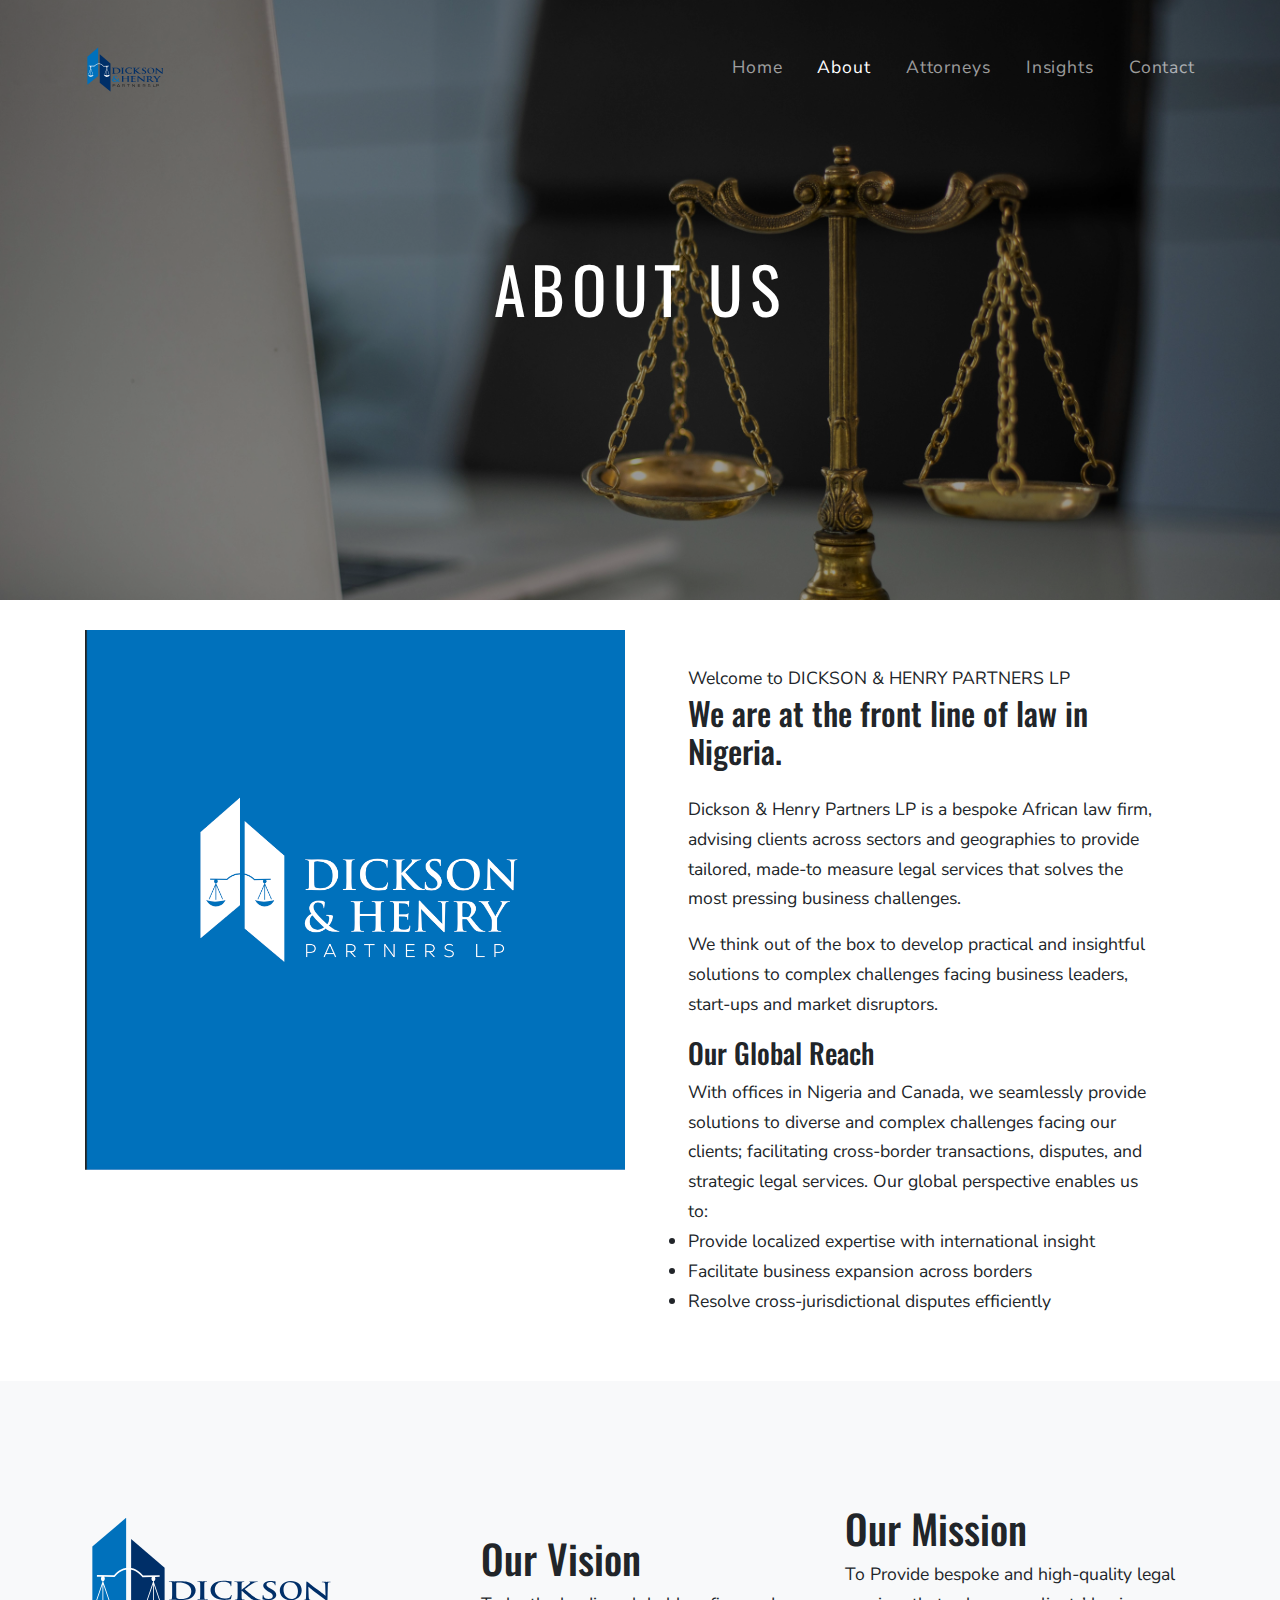
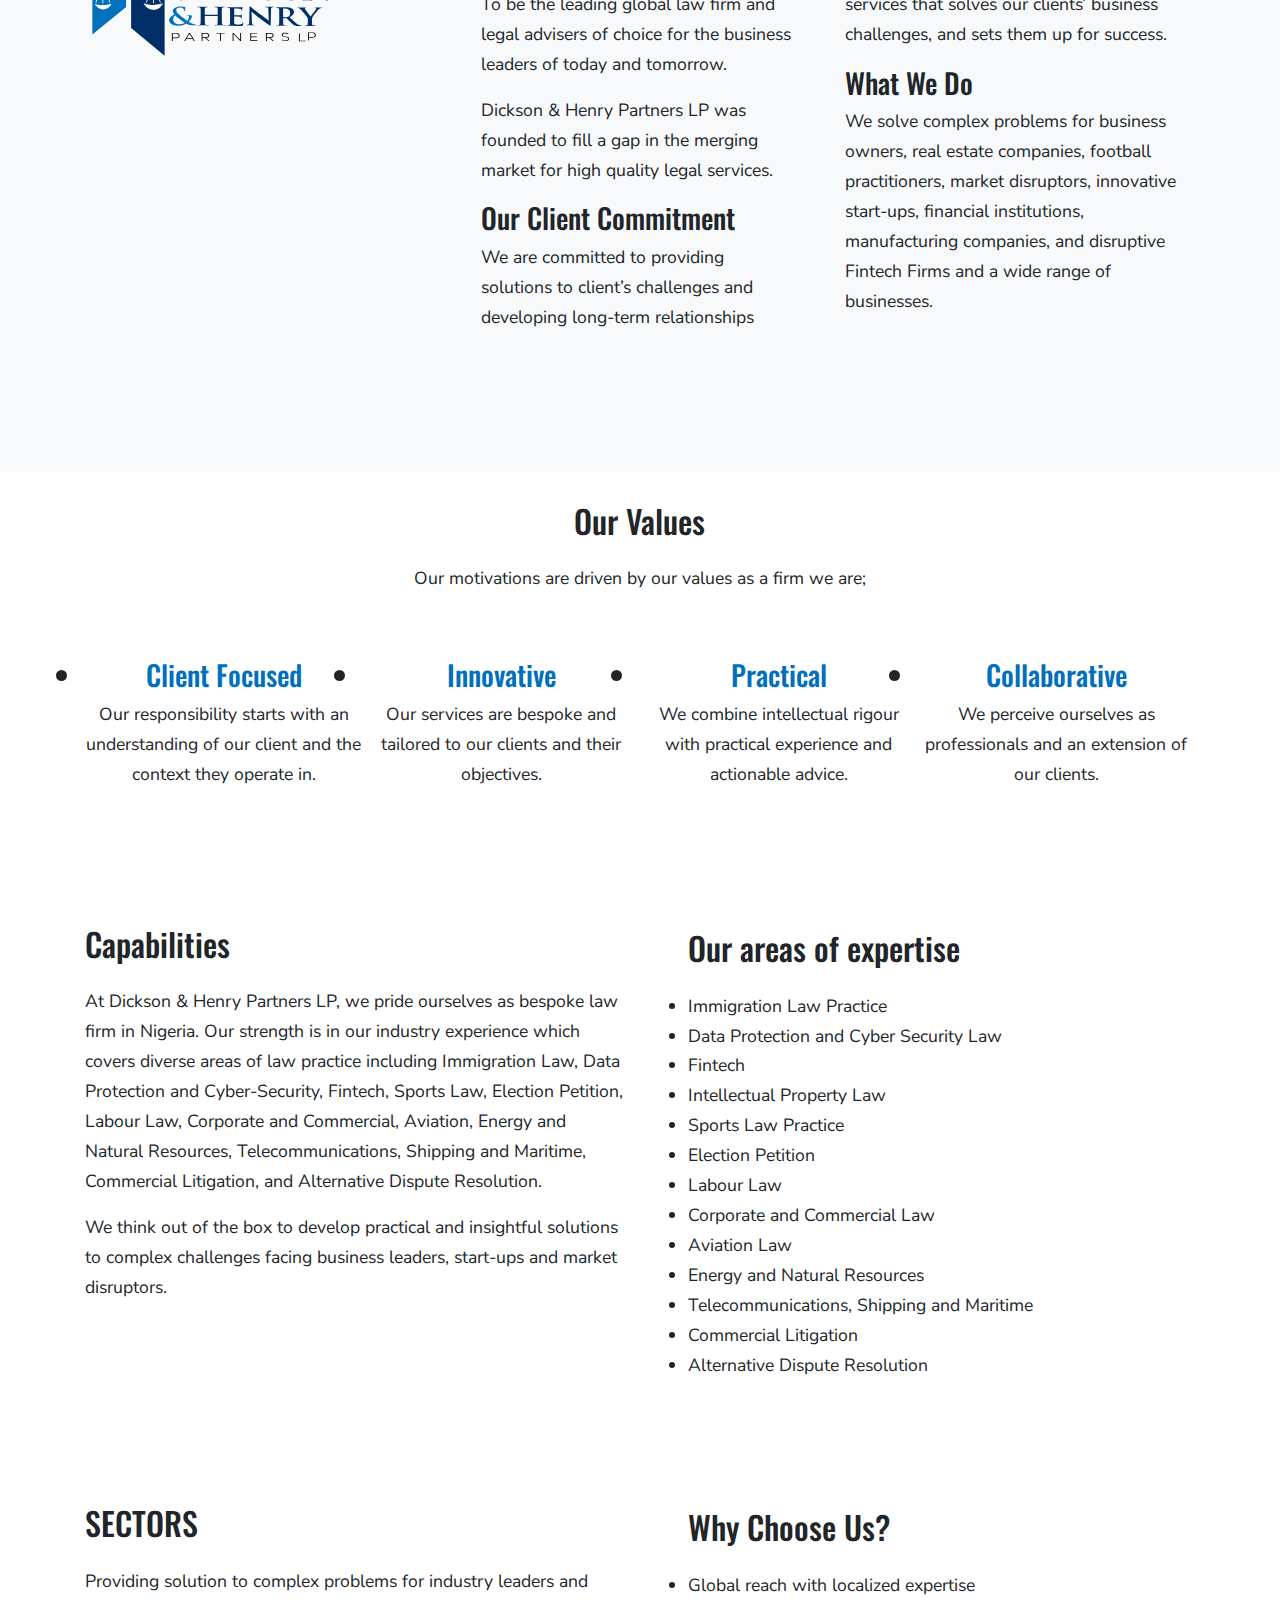
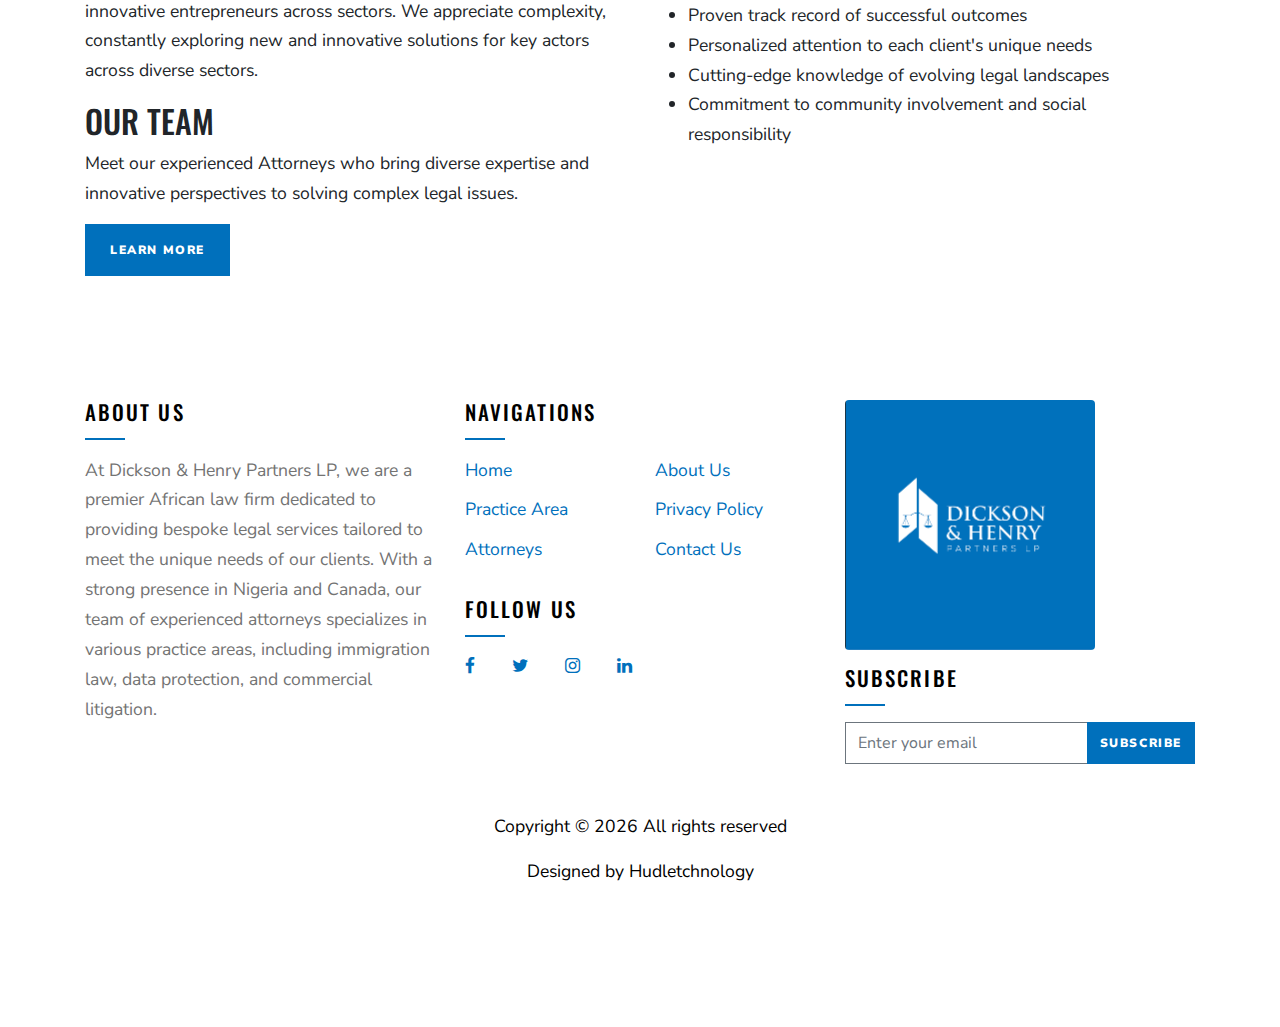
<file: about.html>
<!DOCTYPE html>
<html lang="en">
  <head>
    <title>DICKSON & HENRY PARTNERS LP</title>
    <meta charset="utf-8" />
    <meta
      name="viewport"
      content="width=device-width, initial-scale=1, shrink-to-fit=no"
    />

    <link
      rel="stylesheet"
      href="https://fonts.googleapis.com/css?family=Nunito+Sans:200,300,400,700,900|Oswald:400,700"
    />
    <link rel="stylesheet" href="fonts/icomoon/style.css" />

    <link rel="stylesheet" href="css/bootstrap.min.css" />
    <link rel="stylesheet" href="css/magnific-popup.css" />
    <link rel="stylesheet" href="css/jquery-ui.css" />
    <link rel="stylesheet" href="css/owl.carousel.min.css" />
    <link rel="stylesheet" href="css/owl.theme.default.min.css" />
    <link rel="stylesheet" href="css/bootstrap-datepicker.css" />
    <link rel="stylesheet" href="css/mediaelementplayer.css" />
    <link rel="stylesheet" href="css/animate.css" />
    <link rel="stylesheet" href="fonts/flaticon/font/flaticon.css" />
    <link rel="stylesheet" href="css/fl-bigmug-line.css" />

    <link rel="stylesheet" href="css/aos.css" />

    <link rel="stylesheet" href="css/style.css" />
  </head>
  <body>
    <div class="site-wrap">
      <div class="site-navbar mt-4">
        <div class="container py-1">
          <div class="row align-items-center">
            <div class="col-8 col-md-8 col-lg-4">
              <h1 class="mb-0">
                <a href="index.html" class="text-white h2 mb-0"
                  ><img src="logo/logo2.svg" height="80px" width="80px"
                /></a>
              </h1>
            </div>
            <div class="col-4 col-md-4 col-lg-8">
              <nav
                class="site-navigation text-right text-md-right"
                role="navigation"
              >
                <div class="d-inline-block d-lg-none ml-md-0 mr-auto py-3">
                  <a href="#" class="site-menu-toggle js-menu-toggle text-white"
                    ><span class="icon-menu h3"></span
                  ></a>
                </div>

                <ul class="site-menu js-clone-nav d-none d-lg-block">
                  <li>
                    <a href="index.html">Home</a>
                  </li>
                  <li class="active"><a href="about.html">About</a></li>
                  <li><a href="attorneys.html">Attorneys</a></li>
                  <li><a href="insight.html">Insights</a></li>
                  <li><a href="contact.html">Contact</a></li>
                </ul>
              </nav>
            </div>
          </div>
        </div>
      </div>
    </div>

    <div class="site-mobile-menu">
      <div class="site-mobile-menu-header">
        <div class="site-mobile-menu-close mt-3">
          <span class="icon-close2 js-menu-toggle"></span>
        </div>
      </div>
      <div class="site-mobile-menu-body"></div>
    </div>
    <!-- .site-mobile-menu -->

    <div
      class="site-blocks-cover inner-page-cover overlay"
      style="background-image: url('images/hero_1.jpg')"
      data-aos="fade"
      data-stellar-background-ratio="0.5"
      data-aos="fade"
    >
      <div class="container">
        <div class="row align-items-center justify-content-center">
          <div
            class="col-md-8 text-center"
            data-aos="fade-up"
            data-aos-delay="400"
          >
            <h1 class="mb-4">About Us</h1>
          </div>
        </div>
      </div>
    </div>

    <section class="ftco-section ftco-no-pt ftco-no-pb">
      <div class="container">
        <div class="row d-flex">
          <div class="col-md-6 d-flex">
            <div>
              <br />
              <div>
                <img
                  src="images/img_sq.png"
                  class="img-fluid"
                  alt="Description of image"
                />
              </div>
            </div>
          </div>
          <div class="col-md-6 px-5 py-5">
            <div class="row justify-content-start pt-3 pb-3">
              <div class="col-md-12 heading-section ftco-animate">
                <span class="subheading"
                  >Welcome to DICKSON & HENRY PARTNERS LP</span
                >
                <h2 class="mb-4">
                  We are at the front line of law in Nigeria.
                </h2>
                <p>
                  Dickson & Henry Partners LP is a bespoke African law firm,
                  advising clients across sectors and geographies to provide
                  tailored, made-to measure legal services that solves the most
                  pressing business challenges.
                </p>

                <p>
                  We think out of the box to develop practical and insightful
                  solutions to complex challenges facing business leaders,
                  start-ups and market disruptors.
                </p>

                <p></p>
                <h3>Our Global Reach</h3>

                With offices in Nigeria and Canada, we seamlessly provide
                solutions to diverse and complex challenges facing our clients;
                facilitating cross-border transactions, disputes, and strategic
                legal services. Our global perspective enables us to:
                <li>
                  ⁠⁠Provide localized expertise with international insight
                </li>
                <li>⁠Facilitate business expansion across borders</li>
                <li>⁠Resolve cross-jurisdictional disputes efficiently</li>
              </div>
            </div>
          </div>
        </div>
      </div>
    </section>

    <div class="site-section section-1 bg-light">
      <div class="container">
        <div class="row">
          <div class="col-lg-4 mb-md-4">
            <img
              src="logo/logo2.svg"
              alt="Image placeholder"
              class="img-fluid"
              height="300px"
              width="250px"
            />
          </div>

          <div class="col-lg-4">
            <br />
            <div class="px-lg-3">
              <h1>Our Vision</h1>
              <p>
                To be the leading global law firm and legal advisers of choice
                for the business leaders of today and tomorrow.
              </p>

              <p>
                Dickson & Henry Partners LP was founded to fill a gap in the
                merging market for high quality legal services.
              </p>
              <h3>Our Client Commitment</h3>
              <p>
                We are committed to providing solutions to client’s challenges
                and developing long-term relationships
              </p>
            </div>
          </div>
          <div class="col-lg-4">
            <h1>Our Mission</h1>
            <p>
              To Provide bespoke and high-quality legal services that solves our
              clients’ business challenges, and sets them up for success.
            </p>
            <h3>What We Do</h3>
            <p>
              We solve complex problems for business owners, real estate
              companies, football practitioners, market disruptors, innovative
              start-ups, financial institutions, manufacturing companies, and
              disruptive Fintech Firms and a wide range of businesses.
            </p>
          </div>
        </div>
      </div>
    </div>

    <br />
    <section class="ftco-section">
      <div class="container">
        <div class="row no-gutters justify-content-center mb-5">
          <div class="col-md-7 text-center heading-section ftco-animate">
            <h2 class="mb-4">Our Values</h2>
            <p>Our motivations are driven by our values as a firm we are;</p>
          </div>
        </div>

        <div class="row no-gutters d-flex justify-content-center">
          <div class="col-md-3 text-center">
            <div class="practice-area border-b no-border-l ftco-animate">
              <div
                class="icon d-flex justify-content-center align-items-center"
              ></div>
              <h3>
                <li><a href="#">Client Focused</a></li>
              </h3>
              <p>
                Our responsibility starts with an understanding of our client
                and the context they operate in.
              </p>
            </div>
          </div>
          <div class="col-md-3 text-center">
            <div class="practice-area border-b ftco-animate">
              <div
                class="icon d-flex justify-content-center align-items-center"
              ></div>
              <h3>
                <li><a href="#">Innovative</a></li>
              </h3>
              <p>
                Our services are bespoke and tailored to our clients and their
                objectives.
              </p>
            </div>
          </div>
          <div class="col-md-3 text-center">
            <div class="practice-area border-b ftco-animate">
              <div
                class="icon d-flex justify-content-center align-items-center"
              ></div>
              <h3>
                <li><a href="#">Practical</a></li>
              </h3>
              <p>
                We combine intellectual rigour with practical experience and
                actionable advice.
              </p>
            </div>
          </div>
          <div class="col-md-3 text-center">
            <div class="practice-area border-b ftco-animate">
              <div
                class="icon d-flex justify-content-center align-items-center"
              ></div>
              <h3>
                <li><a href="#">Collaborative</a></li>
              </h3>
              <p>
                We perceive ourselves as professionals and an extension of our
                clients.
              </p>
            </div>
          </div>
        </div>
      </div>
    </section>

    <br />
    <br />

    <section class="ftco-section ftco-no-pt ftco-no-pb">
      <div class="container">
        <div class="row d-flex">
          <div class="col-md-6 d-flex">
            <div>
              <br />
              <br />
              <div>
                <h2 class="mb-4">Capabilities</h2>

                <p>
                  At Dickson & Henry Partners LP, we pride ourselves as bespoke
                  law firm in Nigeria. Our strength is in our industry
                  experience which covers diverse areas of law practice
                  including Immigration Law, Data Protection and Cyber-Security,
                  Fintech, Sports Law, Election Petition, Labour Law, Corporate
                  and Commercial, Aviation, Energy and Natural Resources,
                  Telecommunications, Shipping and Maritime, Commercial
                  Litigation, and Alternative Dispute Resolution.
                </p>

                <p>
                  We think out of the box to develop practical and insightful
                  solutions to complex challenges facing business leaders,
                  start-ups and market disruptors.
                </p>
              </div>
            </div>
          </div>
          <div class="col-md-6 px-5 py-5">
            <div class="row justify-content-start pt-3 pb-3">
              <div class="col-md-12 heading-section ftco-animate">
                <h2 class="mb-4">Our areas of expertise</h2>
                <li>Immigration Law Practice</li>
                <li>Data Protection and Cyber Security Law</li>
                <li>Fintech</li>
                <li>⁠Intellectual Property Law</li>
                <li>Sports Law Practice</li>
                <li>Election Petition</li>
                <li>Labour Law</li>
                <li>Corporate and Commercial Law</li>
                <li>Aviation Law</li>
                <li>Energy and Natural Resources</li>
                <li>Telecommunications, Shipping and Maritime</li>
                <li>Commercial Litigation</li>
                <li>Alternative Dispute Resolution</li>
              </div>
            </div>
          </div>
        </div>
      </div>
    </section>

    <section class="ftco-section ftco-no-pt ftco-no-pb">
      <div class="container">
        <div class="row d-flex">
          <div class="col-md-6 d-flex">
            <div>
              <br />
              <br />
              <div>
                <h2 class="mb-4">SECTORS</h2>

                <p>
                  Providing solution to complex problems for industry leaders
                  and innovative entrepreneurs across sectors. We appreciate
                  complexity, constantly exploring new and innovative solutions
                  for key actors across diverse sectors.
                </p>

                <h2>OUR TEAM</h2>
                <p>
                  Meet our experienced Attorneys who bring diverse expertise and
                  innovative perspectives to solving complex legal issues.
                </p>
                <a href="attorneys.html" class="btn btn-primary px-4 py-3"
                  >Learn More</a
                >
              </div>
            </div>
          </div>
          <div class="col-md-6 px-5 py-5">
            <div class="row justify-content-start pt-3 pb-3">
              <div class="col-md-12 heading-section ftco-animate">
                <h2 class="mb-4">Why Choose Us?</h2>
                <li>Global reach with localized expertise</li>
                <li>⁠Proven track record of successful outcomes</li>
                <li>Personalized attention to each client's unique needs</li>
                <li>⁠Cutting-edge knowledge of evolving legal landscapes</li>
                <li>
                  Commitment to community involvement and social responsibility
                </li>
              </div>
            </div>
          </div>
        </div>
      </div>
    </section>

    <footer class="site-footer" style="margin-bottom: 0">
      <div class="container">
        <div class="row">
          <div class="col-lg-4">
            <div class="mb-3">
              <h3 class="footer-heading mb-3">About Us</h3>
              <p>
                At Dickson & Henry Partners LP, we are a premier African law
                firm dedicated to providing bespoke legal services tailored to
                meet the unique needs of our clients. With a strong presence in
                Nigeria and Canada, our team of experienced attorneys
                specializes in various practice areas, including immigration
                law, data protection, and commercial litigation.
              </p>
            </div>
          </div>
          <div class="col-lg-4 mb-3 mb-lg-0">
            <div class="row mb-3">
              <div class="col-md-12">
                <h3 class="footer-heading mb-3">Navigations</h3>
              </div>
              <div class="col-md-6 col-lg-6">
                <ul class="list-unstyled">
                  <li><a href="index.html">Home</a></li>
                  <li><a href="practice.html">Practice Area</a></li>
                  <li><a href="attorneys.html">Attorneys</a></li>
                </ul>
              </div>
              <div class="col-md-6 col-lg-6">
                <ul class="list-unstyled">
                  <li><a href="about.html">About Us</a></li>
                  <li><a href="#">Privacy Policy</a></li>
                  <li><a href="contact.html">Contact Us</a></li>
                </ul>
              </div>
            </div>

            <div class="row">
              <div class="col-md-12">
                <h3 class="footer-heading mb-3">Follow Us</h3>
                <div>
                  <a href="#" class="pl-0 pr-3"
                    ><span class="icon-facebook"></span
                  ></a>
                  <a href="#" class="pl-3 pr-3"
                    ><span class="icon-twitter"></span
                  ></a>
                  <a href="#" class="pl-3 pr-3"
                    ><span class="icon-instagram"></span
                  ></a>
                  <a href="#" class="pl-3 pr-3"
                    ><span class="icon-linkedin"></span
                  ></a>
                </div>
              </div>
            </div>
          </div>

          <div class="col-lg-4 mb-3 mb-lg-0">
            <div class="mb-3">
              <div class="block-16">
                <figure>
                  <img
                    src="images/img_sq.png"
                    alt="Image placeholder"
                    class="img-fluid rounded"
                    height="300px"
                    width="250px"
                  />
                </figure>
                <div class="mb-3">
                  <h3 class="footer-heading mb-3">Subscribe</h3>
                  <form action="#" method="post" class="site-block-subscribe">
                    <div class="input-group mb-3">
                      <input
                        type="text"
                        class="form-control border-secondary bg-transparent"
                        placeholder="Enter your email"
                        aria-label="Enter Email"
                        aria-describedby="button-addon2"
                      />
                      <div class="input-group-append">
                        <button
                          class="btn btn-primary rounded-top-right-0"
                          type="button"
                          id="button-addon2"
                        >
                          Subscribe
                        </button>
                      </div>
                    </div>
                  </form>
                </div>
              </div>
            </div>
          </div>
        </div>
      </div>
      <div class="row pt-3 mt-3 text-center" style="margin-bottom: 0">
        <div class="col-md-12">
          <p style="color: black">
            Copyright &copy;
            <script>
              document.write(new Date().getFullYear());
            </script>
            All rights reserved
          </p>

          <p style="color: black">
            <a href="https://hudletchnology.com" style="color: black">
              Designed by Hudletchnology</a
            >
          </p>
        </div>

        <script src="js/jquery-3.3.1.min.js"></script>
        <script src="js/jquery-migrate-3.0.1.min.js"></script>
        <script src="js/jquery-ui.js"></script>
        <script src="js/popper.min.js"></script>
        <script src="js/bootstrap.min.js"></script>
        <script src="js/owl.carousel.min.js"></script>
        <script src="js/mediaelement-and-player.min.js"></script>
        <script src="js/jquery.stellar.min.js"></script>
        <script src="js/jquery.countdown.min.js"></script>
        <script src="js/jquery.magnific-popup.min.js"></script>
        <script src="js/bootstrap-datepicker.min.js"></script>
        <script src="js/aos.js"></script>
        <!-- <script src="js/circleaudioplayer.js"></script> -->

        <script src="js/main.js"></script>
      </div>
    </footer>
  </body>
</html>
</file>
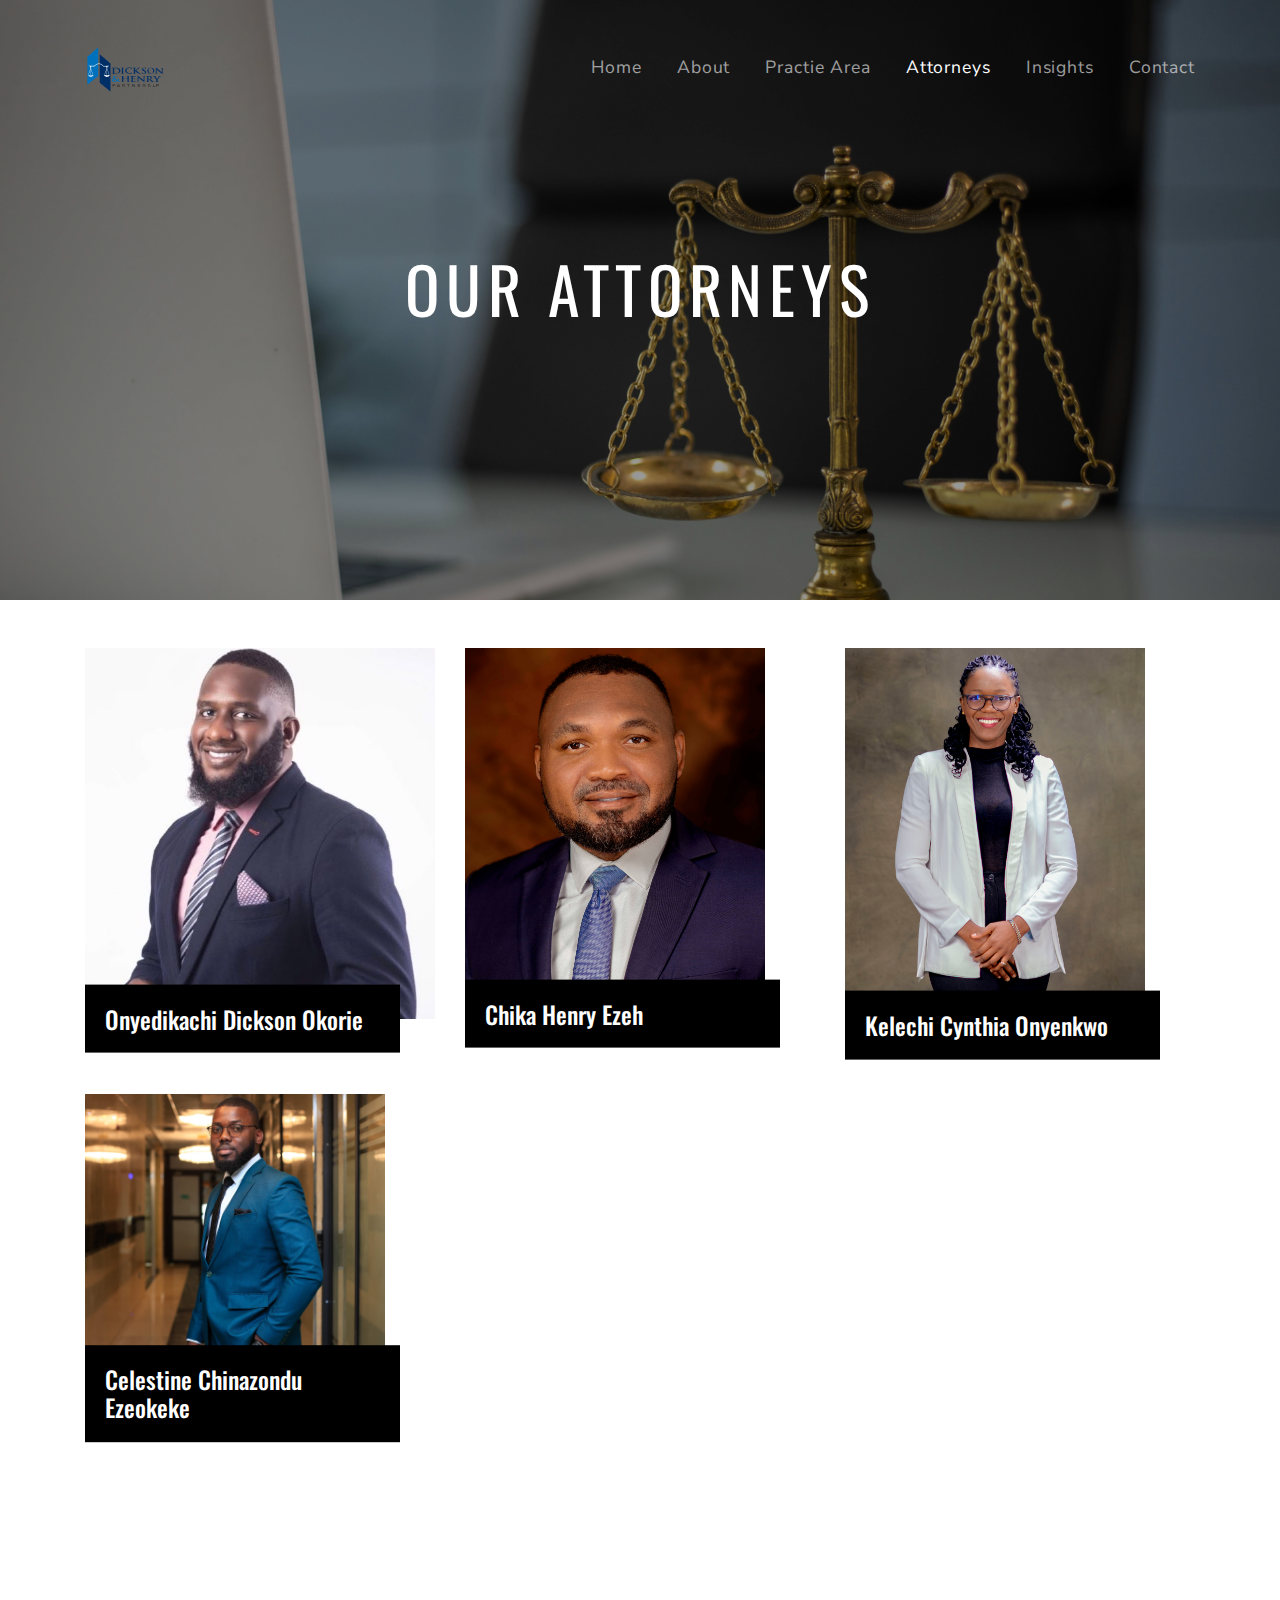
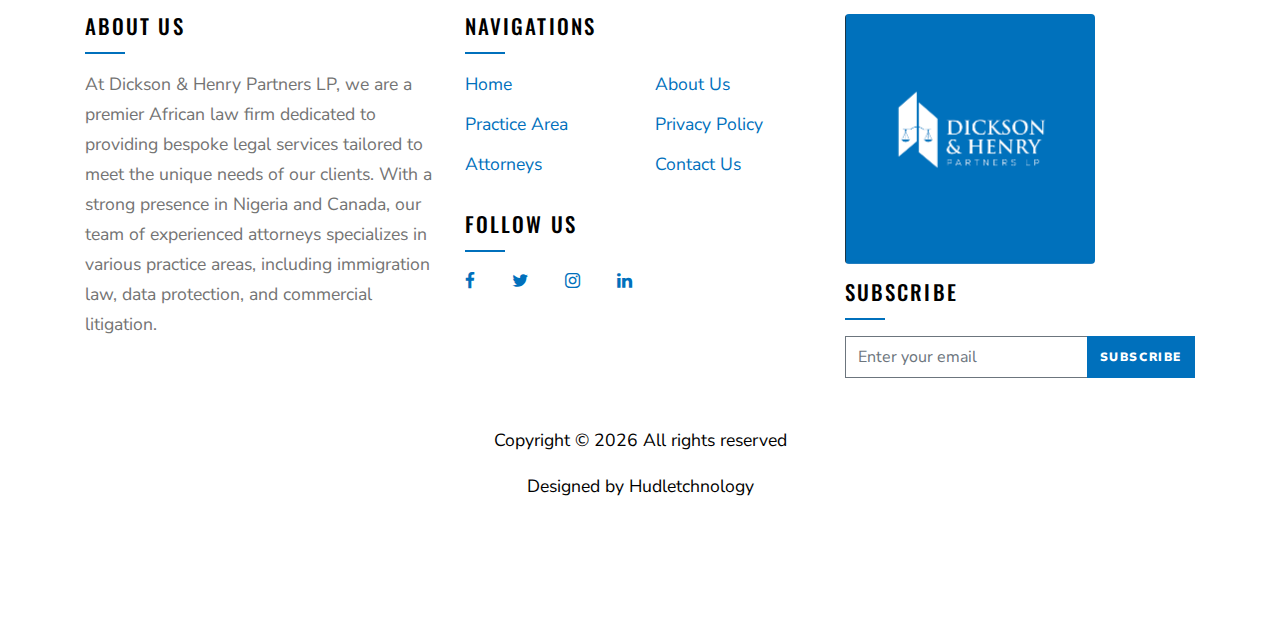
<file: attorneys.html>
<!DOCTYPE html>
<html lang="en">
  <head>
    <title>DICKSON & HENRY PARTNERS LP</title>
    <meta charset="utf-8" />
    <meta
      name="viewport"
      content="width=device-width, initial-scale=1, shrink-to-fit=no"
    />

    <link
      rel="stylesheet"
      href="https://fonts.googleapis.com/css?family=Nunito+Sans:200,300,400,700,900|Oswald:400,700"
    />
    <link rel="stylesheet" href="fonts/icomoon/style.css" />

    <link rel="stylesheet" href="css/bootstrap.min.css" />
    <link rel="stylesheet" href="css/magnific-popup.css" />
    <link rel="stylesheet" href="css/jquery-ui.css" />
    <link rel="stylesheet" href="css/owl.carousel.min.css" />
    <link rel="stylesheet" href="css/owl.theme.default.min.css" />
    <link rel="stylesheet" href="css/bootstrap-datepicker.css" />
    <link rel="stylesheet" href="css/mediaelementplayer.css" />
    <link rel="stylesheet" href="css/animate.css" />
    <link rel="stylesheet" href="fonts/flaticon/font/flaticon.css" />
    <link rel="stylesheet" href="css/fl-bigmug-line.css" />

    <link rel="stylesheet" href="css/aos.css" />

    <link rel="stylesheet" href="css/style.css" />
  </head>
  <body>
    <div class="site-wrap">
      <div class="site-navbar mt-4">
        <div class="container py-1">
          <div class="row align-items-center">
            <div class="col-8 col-md-8 col-lg-4">
              <h1 class="mb-0">
                <a href="index.html" class="text-white h2 mb-0"
                  ><img src="logo/logo2.svg" height="80px" width="80px"
                /></a>
              </h1>
            </div>
            <div class="col-4 col-md-4 col-lg-8">
              <nav
                class="site-navigation text-right text-md-right"
                role="navigation"
              >
                <div class="d-inline-block d-lg-none ml-md-0 mr-auto py-3">
                  <a href="#" class="site-menu-toggle js-menu-toggle text-white"
                    ><span class="icon-menu h3"></span
                  ></a>
                </div>

                <ul class="site-menu js-clone-nav d-none d-lg-block">
                  <li>
                    <a href="index.html">Home</a>
                  </li>
                  <li><a href="about.html">About</a></li>
                  <li><a href="practice.html">Practie Area</a></li>
                  <li class="active"><a href="attorneys.html">Attorneys</a></li>
                  <li><a href="attorneys.html">Insights</a></li>
                  <li><a href="contact.html">Contact</a></li>
                </ul>
              </nav>
            </div>
          </div>
        </div>
      </div>
    </div>

    <div class="site-mobile-menu">
      <div class="site-mobile-menu-header">
        <div class="site-mobile-menu-close mt-3">
          <span class="icon-close2 js-menu-toggle"></span>
        </div>
      </div>
      <div class="site-mobile-menu-body"></div>
    </div>
    <!-- .site-mobile-menu -->

    <div
      class="site-blocks-cover inner-page-cover overlay"
      style="background-image: url('images/hero_1.jpg')"
      data-aos="fade"
      data-stellar-background-ratio="0.5"
      data-aos="fade"
    >
      <div class="container">
        <div class="row align-items-center justify-content-center">
          <div
            class="col-md-8 text-center"
            data-aos="fade-up"
            data-aos-delay="400"
          >
            <h1 class="mb-4">Our Attorneys</h1>
          </div>
        </div>
      </div>
    </div>

    <div class="container">
      <div class="row justify-content-center mb-5"></div>

      <div class="row">
        <div class="col-lg-4 col-md-6 mb-4 mb-lg-0">
          <div class="person-1">
            <img src="Attorneys/1.JPG" alt="Image" class="img-fluid" />
            <div class="person-1-contents" style="background-color: black">
              <h2>Onyedikachi Dickson Okorie</h2>
            </div>
          </div>
        </div>

        <div class="col-lg-4 col-md-6 mb-4 mb-lg-0">
          <div class="person-1">
            <img
              src="Attorneys/2.jpg"
              height="300px"
              width="300px"
              alt="Image"
              class="img-fluid"
            />
            <div class="person-1-contents" style="background-color: black">
              <h2>Chika Henry Ezeh</h2>
            </div>
          </div>
        </div>

        <div class="col-lg-4 col-md-6 mb-4 mb-lg-0">
          <div class="person-1">
            <img
              src="Attorneys/3.jpg"
              height="300px"
              width="300px"
              alt="Image"
              class="img-fluid"
            />
            <div class="person-1-contents" style="background-color: black">
              <h2>Kelechi Cynthia Onyenkwo</h2>
            </div>
          </div>
        </div>

        <div class="col-lg-4 col-md-6 mb-4 mb-lg-0">
          <div class="person-1">
            <img
              src="Attorneys/4.jpg"
              height="300px"
              width="300px"
              alt="Image"
              class="img-fluid"
            />
            <div class="person-1-contents" style="background-color: black">
              <h2>Celestine Chinazondu Ezeokeke</h2>
            </div>
          </div>
        </div>
      </div>
    </div>

    <footer class="site-footer" style="margin-bottom: 0">
      <div class="container">
        <div class="row">
          <div class="col-lg-4">
            <div class="mb-3">
              <h3 class="footer-heading mb-3">About Us</h3>
              <p>
                At Dickson & Henry Partners LP, we are a premier African law
                firm dedicated to providing bespoke legal services tailored to
                meet the unique needs of our clients. With a strong presence in
                Nigeria and Canada, our team of experienced attorneys
                specializes in various practice areas, including immigration
                law, data protection, and commercial litigation.
              </p>
            </div>
          </div>
          <div class="col-lg-4 mb-3 mb-lg-0">
            <div class="row mb-3">
              <div class="col-md-12">
                <h3 class="footer-heading mb-3">Navigations</h3>
              </div>
              <div class="col-md-6 col-lg-6">
                <ul class="list-unstyled">
                  <li><a href="index.html">Home</a></li>
                  <li><a href="practice.html">Practice Area</a></li>
                  <li><a href="attorneys.html">Attorneys</a></li>
                </ul>
              </div>
              <div class="col-md-6 col-lg-6">
                <ul class="list-unstyled">
                  <li><a href="about.html">About Us</a></li>
                  <li><a href="#">Privacy Policy</a></li>
                  <li><a href="contact.html">Contact Us</a></li>
                </ul>
              </div>
            </div>

            <div class="row">
              <div class="col-md-12">
                <h3 class="footer-heading mb-3">Follow Us</h3>
                <div>
                  <a href="#" class="pl-0 pr-3"
                    ><span class="icon-facebook"></span
                  ></a>
                  <a href="#" class="pl-3 pr-3"
                    ><span class="icon-twitter"></span
                  ></a>
                  <a href="#" class="pl-3 pr-3"
                    ><span class="icon-instagram"></span
                  ></a>
                  <a href="#" class="pl-3 pr-3"
                    ><span class="icon-linkedin"></span
                  ></a>
                </div>
              </div>
            </div>
          </div>

          <div class="col-lg-4 mb-3 mb-lg-0">
            <div class="mb-3">
              <div class="block-16">
                <figure>
                  <img
                    src="images/img_sq.png"
                    alt="Image placeholder"
                    class="img-fluid rounded"
                    height="300px"
                    width="250px"
                  />
                </figure>
                <div class="mb-3">
                  <h3 class="footer-heading mb-3">Subscribe</h3>
                  <form action="#" method="post" class="site-block-subscribe">
                    <div class="input-group mb-3">
                      <input
                        type="text"
                        class="form-control border-secondary bg-transparent"
                        placeholder="Enter your email"
                        aria-label="Enter Email"
                        aria-describedby="button-addon2"
                      />
                      <div class="input-group-append">
                        <button
                          class="btn btn-primary rounded-top-right-0"
                          type="button"
                          id="button-addon2"
                        >
                          Subscribe
                        </button>
                      </div>
                    </div>
                  </form>
                </div>
              </div>
            </div>
          </div>
        </div>
      </div>
      <div class="row pt-3 mt-3 text-center" style="margin-bottom: 0">
        <div class="col-md-12">
          <p style="color: black">
            Copyright &copy;
            <script>
              document.write(new Date().getFullYear());
            </script>
            All rights reserved
          </p>

          <p style="color: black">
            <a href="https://hudletchnology.com" style="color: black">
              Designed by Hudletchnology</a
            >
          </p>
        </div>

        <script src="js/jquery-3.3.1.min.js"></script>
        <script src="js/jquery-migrate-3.0.1.min.js"></script>
        <script src="js/jquery-ui.js"></script>
        <script src="js/popper.min.js"></script>
        <script src="js/bootstrap.min.js"></script>
        <script src="js/owl.carousel.min.js"></script>
        <script src="js/mediaelement-and-player.min.js"></script>
        <script src="js/jquery.stellar.min.js"></script>
        <script src="js/jquery.countdown.min.js"></script>
        <script src="js/jquery.magnific-popup.min.js"></script>
        <script src="js/bootstrap-datepicker.min.js"></script>
        <script src="js/aos.js"></script>
        <!-- <script src="js/circleaudioplayer.js"></script> -->

        <script src="js/main.js"></script>
      </div>
    </footer>
  </body>
</html>
</file>
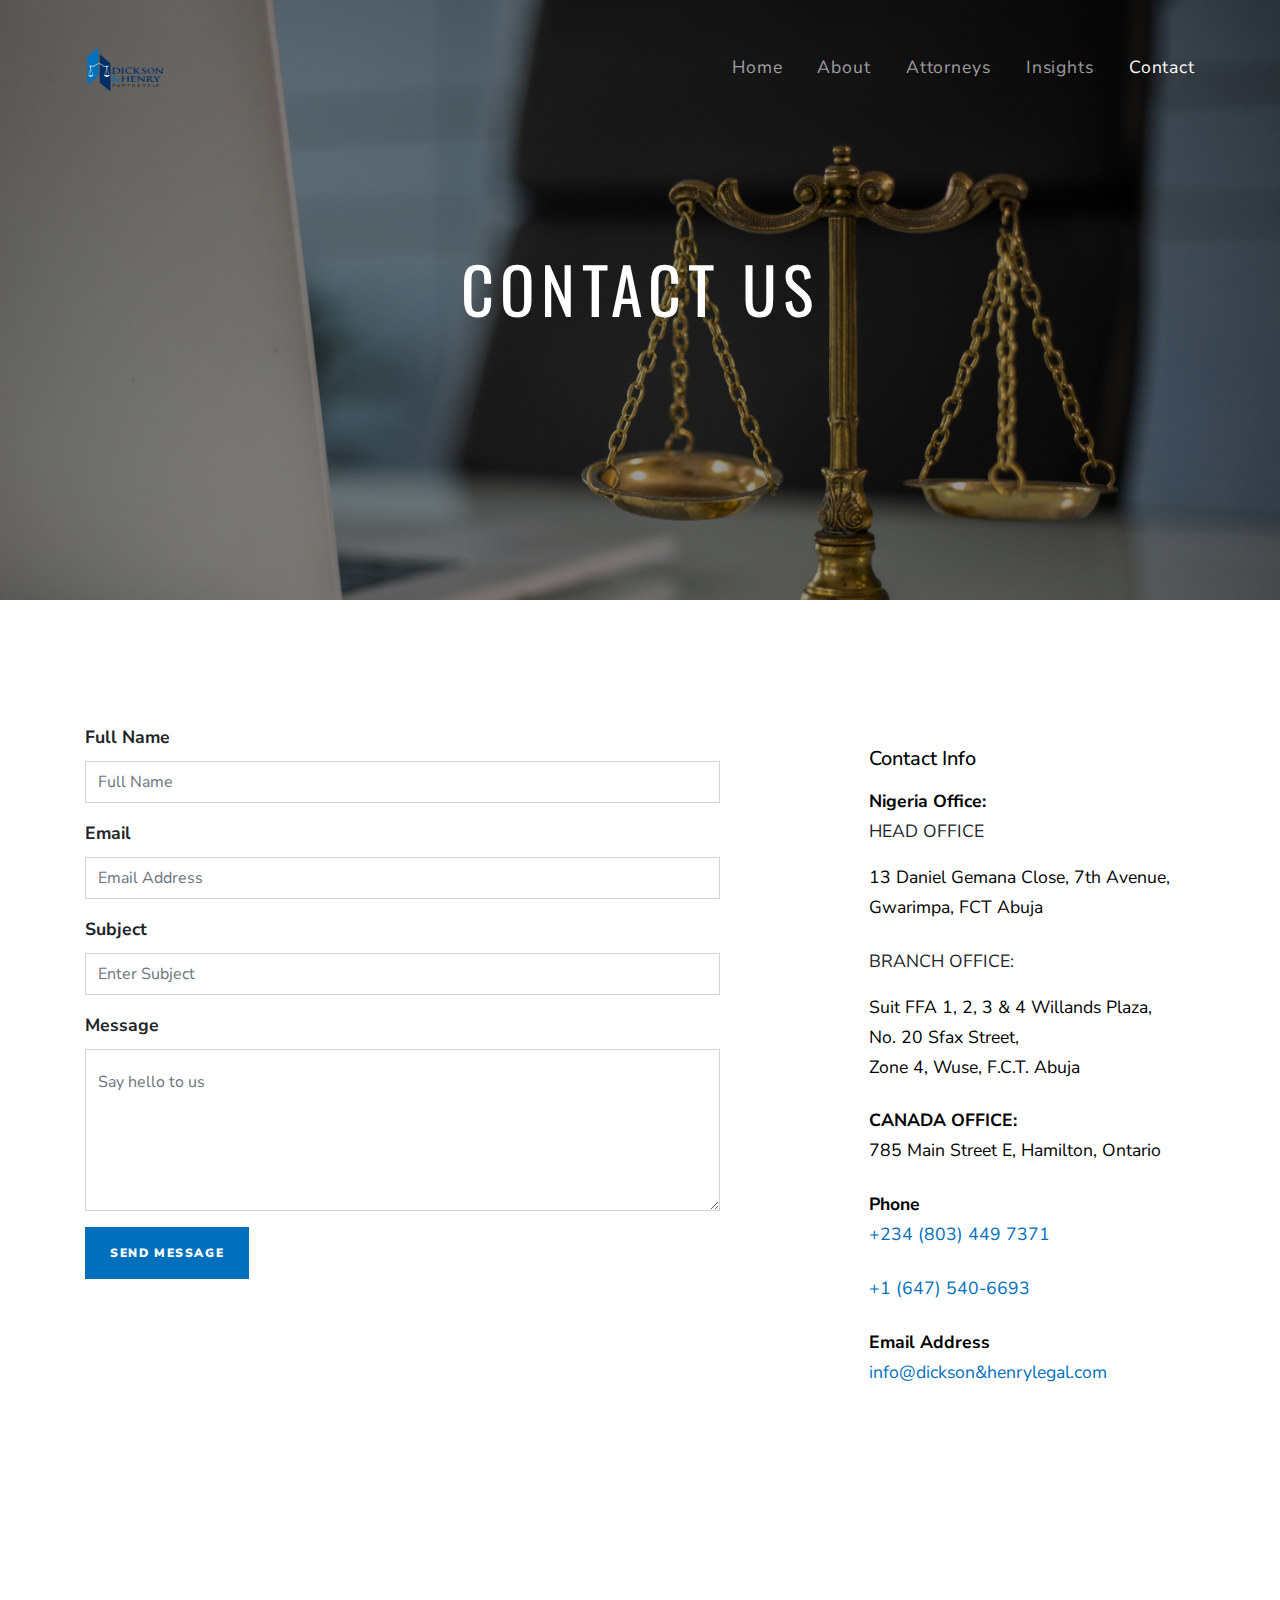
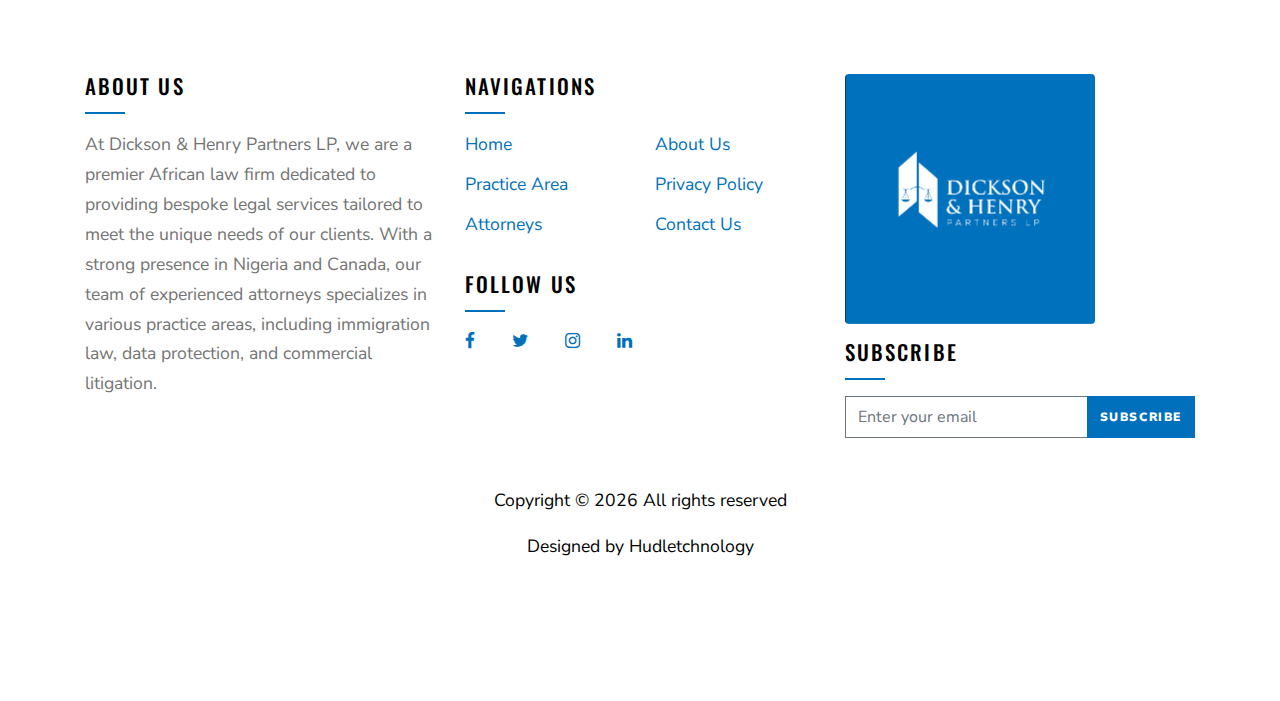
<file: contact.html>
<!DOCTYPE html>
<html lang="en">
  <head>
    <title>DICKSON & HENRY PARTNERS LP</title>
    <meta charset="utf-8" />
    <meta
      name="viewport"
      content="width=device-width, initial-scale=1, shrink-to-fit=no"
    />

    <link
      rel="stylesheet"
      href="https://fonts.googleapis.com/css?family=Nunito+Sans:200,300,400,700,900|Oswald:400,700"
    />
    <link rel="stylesheet" href="fonts/icomoon/style.css" />

    <link rel="stylesheet" href="css/bootstrap.min.css" />
    <link rel="stylesheet" href="css/magnific-popup.css" />
    <link rel="stylesheet" href="css/jquery-ui.css" />
    <link rel="stylesheet" href="css/owl.carousel.min.css" />
    <link rel="stylesheet" href="css/owl.theme.default.min.css" />
    <link rel="stylesheet" href="css/bootstrap-datepicker.css" />
    <link rel="stylesheet" href="css/mediaelementplayer.css" />
    <link rel="stylesheet" href="css/animate.css" />
    <link rel="stylesheet" href="fonts/flaticon/font/flaticon.css" />
    <link rel="stylesheet" href="css/fl-bigmug-line.css" />

    <link rel="stylesheet" href="css/aos.css" />

    <link rel="stylesheet" href="css/style.css" />
  </head>
  <body>
    <div class="site-wrap">
      <div class="site-navbar mt-4">
        <div class="container py-1">
          <div class="row align-items-center">
            <div class="col-8 col-md-8 col-lg-4">
              <h1 class="mb-0">
                <a href="index.html" class="text-white h2 mb-0"
                  ><img src="logo/logo2.svg" height="80px" width="80px"
                /></a>
              </h1>
            </div>
            <div class="col-4 col-md-4 col-lg-8">
              <nav
                class="site-navigation text-right text-md-right"
                role="navigation"
              >
                <div class="d-inline-block d-lg-none ml-md-0 mr-auto py-3">
                  <a href="#" class="site-menu-toggle js-menu-toggle text-white"
                    ><span class="icon-menu h3"></span
                  ></a>
                </div>

                <ul class="site-menu js-clone-nav d-none d-lg-block">
                  <li>
                    <a href="index.html">Home</a>
                  </li>
                  <li><a href="about.html">About</a></li>
                  <li><a href="attorneys.html">Attorneys</a></li>
                  <li><a href="attorneys.html">Insights</a></li>
                  <li class="active"><a href="contact.html">Contact</a></li>
                </ul>
              </nav>
            </div>
          </div>
        </div>
      </div>
    </div>

    <div class="site-mobile-menu">
      <div class="site-mobile-menu-header">
        <div class="site-mobile-menu-close mt-3">
          <span class="icon-close2 js-menu-toggle"></span>
        </div>
      </div>
      <div class="site-mobile-menu-body"></div>
    </div>
    <!-- .site-mobile-menu -->

    <div
      class="site-blocks-cover inner-page-cover overlay"
      style="background-image: url('images/hero_1.jpg')"
      data-aos="fade"
      data-stellar-background-ratio="0.5"
      data-aos="fade"
    >
      <div class="container">
        <div class="row align-items-center justify-content-center">
          <div
            class="col-md-8 text-center"
            data-aos="fade-up"
            data-aos-delay="400"
          >
            <h1 class="mb-4">Contact Us</h1>
          </div>
        </div>
      </div>
    </div>

    <div class="site-section">
      <div class="container">
        <div class="row">
          <div class="col-md-12 col-lg-7 mb-5">
            <form action="#" class="contact-form">
              <div class="row form-group">
                <div class="col-md-12 mb-3 mb-md-0">
                  <label class="font-weight-bold" for="fullname"
                    >Full Name</label
                  >
                  <input
                    type="text"
                    id="fullname"
                    class="form-control"
                    placeholder="Full Name"
                  />
                </div>
              </div>
              <div class="row form-group">
                <div class="col-md-12">
                  <label class="font-weight-bold" for="email">Email</label>
                  <input
                    type="email"
                    id="email"
                    class="form-control"
                    placeholder="Email Address"
                  />
                </div>
              </div>
              <div class="row form-group">
                <div class="col-md-12">
                  <label class="font-weight-bold" for="email">Subject</label>
                  <input
                    type="text"
                    id="subject"
                    class="form-control"
                    placeholder="Enter Subject"
                  />
                </div>
              </div>

              <div class="row form-group">
                <div class="col-md-12">
                  <label class="font-weight-bold" for="message">Message</label>
                  <textarea
                    name="message"
                    id="message"
                    cols="30"
                    rows="5"
                    class="form-control"
                    placeholder="Say hello to us"
                  ></textarea>
                </div>
              </div>

              <div class="row form-group">
                <div class="col-md-12">
                  <input
                    type="submit"
                    value="Send Message"
                    class="btn btn-primary py-3 px-4"
                  />
                </div>
              </div>
            </form>
          </div>

          <div class="col-lg-4 ml-auto">
            <div class="p-4 mb-3 bg-white">
              <h3 class="h5 text-black mb-3">Contact Info</h3>
              <p class="mb-0 font-weight-bold text-black">Nigeria Office:</p>
              <p>HEAD OFFICE</p>
              <p class="mb-4 text-black">
                13 Daniel Gemana Close, 7th Avenue, Gwarimpa, FCT Abuja
              </p>

              <p>BRANCH OFFICE:</p>
              <p class="mb-4 text-black">
                Suit FFA 1, 2, 3 & 4 Willands Plaza,<br />
                No. 20 Sfax Street, <br />
                Zone 4, Wuse, F.C.T. Abuja
              </p>
              <p class="mb-0 font-weight-bold text-black">CANADA OFFICE:</p>
              <p class="mb-4 text-black">
                785 Main Street E, Hamilton, Ontario
              </p>
              <p class="mb-0 font-weight-bold text-black">Phone</p>
              <p class="mb-4">
                <a href="tel:+234 (803) 449 7371">+234 (803) 449 7371</a>
              </p>
              <p class="mb-4">
                <a href="tel:+1 (647) 540-6693">+1 (647) 540-6693</a>
              </p>

              <p class="mb-0 font-weight-bold text-black">Email Address</p>
              <p class="mb-0">
                <a href="mailto:info@dickson&henrylegal.com "
                  >info@dickson&henrylegal.com
                </a>
              </p>
            </div>
          </div>
        </div>
      </div>
    </div>

    <footer class="site-footer" style="margin-bottom: 0">
      <div class="container">
        <div class="row">
          <div class="col-lg-4">
            <div class="mb-3">
              <h3 class="footer-heading mb-3">About Us</h3>
              <p>
                At Dickson & Henry Partners LP, we are a premier African law
                firm dedicated to providing bespoke legal services tailored to
                meet the unique needs of our clients. With a strong presence in
                Nigeria and Canada, our team of experienced attorneys
                specializes in various practice areas, including immigration
                law, data protection, and commercial litigation.
              </p>
            </div>
          </div>
          <div class="col-lg-4 mb-3 mb-lg-0">
            <div class="row mb-3">
              <div class="col-md-12">
                <h3 class="footer-heading mb-3">Navigations</h3>
              </div>
              <div class="col-md-6 col-lg-6">
                <ul class="list-unstyled">
                  <li><a href="index.html">Home</a></li>
                  <li><a href="practice.html">Practice Area</a></li>
                  <li><a href="attorneys.html">Attorneys</a></li>
                </ul>
              </div>
              <div class="col-md-6 col-lg-6">
                <ul class="list-unstyled">
                  <li><a href="about.html">About Us</a></li>
                  <li><a href="#">Privacy Policy</a></li>
                  <li><a href="contact.html">Contact Us</a></li>
                </ul>
              </div>
            </div>

            <div class="row">
              <div class="col-md-12">
                <h3 class="footer-heading mb-3">Follow Us</h3>
                <div>
                  <a href="#" class="pl-0 pr-3"
                    ><span class="icon-facebook"></span
                  ></a>
                  <a href="#" class="pl-3 pr-3"
                    ><span class="icon-twitter"></span
                  ></a>
                  <a href="#" class="pl-3 pr-3"
                    ><span class="icon-instagram"></span
                  ></a>
                  <a href="#" class="pl-3 pr-3"
                    ><span class="icon-linkedin"></span
                  ></a>
                </div>
              </div>
            </div>
          </div>

          <div class="col-lg-4 mb-3 mb-lg-0">
            <div class="mb-3">
              <div class="block-16">
                <figure>
                  <img
                    src="images/img_sq.png"
                    alt="Image placeholder"
                    class="img-fluid rounded"
                    height="300px"
                    width="250px"
                  />
                </figure>
                <div class="mb-3">
                  <h3 class="footer-heading mb-3">Subscribe</h3>
                  <form action="#" method="post" class="site-block-subscribe">
                    <div class="input-group mb-3">
                      <input
                        type="text"
                        class="form-control border-secondary bg-transparent"
                        placeholder="Enter your email"
                        aria-label="Enter Email"
                        aria-describedby="button-addon2"
                      />
                      <div class="input-group-append">
                        <button
                          class="btn btn-primary rounded-top-right-0"
                          type="button"
                          id="button-addon2"
                        >
                          Subscribe
                        </button>
                      </div>
                    </div>
                  </form>
                </div>
              </div>
            </div>
          </div>
        </div>
      </div>
      <div class="row pt-3 mt-3 text-center" style="margin-bottom: 0">
        <div class="col-md-12">
          <p style="color: black">
            Copyright &copy;
            <script>
              document.write(new Date().getFullYear());
            </script>
            All rights reserved
          </p>

          <p style="color: black">
            <a href="https://hudletchnology.com" style="color: black">
              Designed by Hudletchnology</a
            >
          </p>
        </div>

        <script src="js/jquery-3.3.1.min.js"></script>
        <script src="js/jquery-migrate-3.0.1.min.js"></script>
        <script src="js/jquery-ui.js"></script>
        <script src="js/popper.min.js"></script>
        <script src="js/bootstrap.min.js"></script>
        <script src="js/owl.carousel.min.js"></script>
        <script src="js/mediaelement-and-player.min.js"></script>
        <script src="js/jquery.stellar.min.js"></script>
        <script src="js/jquery.countdown.min.js"></script>
        <script src="js/jquery.magnific-popup.min.js"></script>
        <script src="js/bootstrap-datepicker.min.js"></script>
        <script src="js/aos.js"></script>
        <!-- <script src="js/circleaudioplayer.js"></script> -->

        <script src="js/main.js"></script>
      </div>
    </footer>
  </body>
</html>
</file>
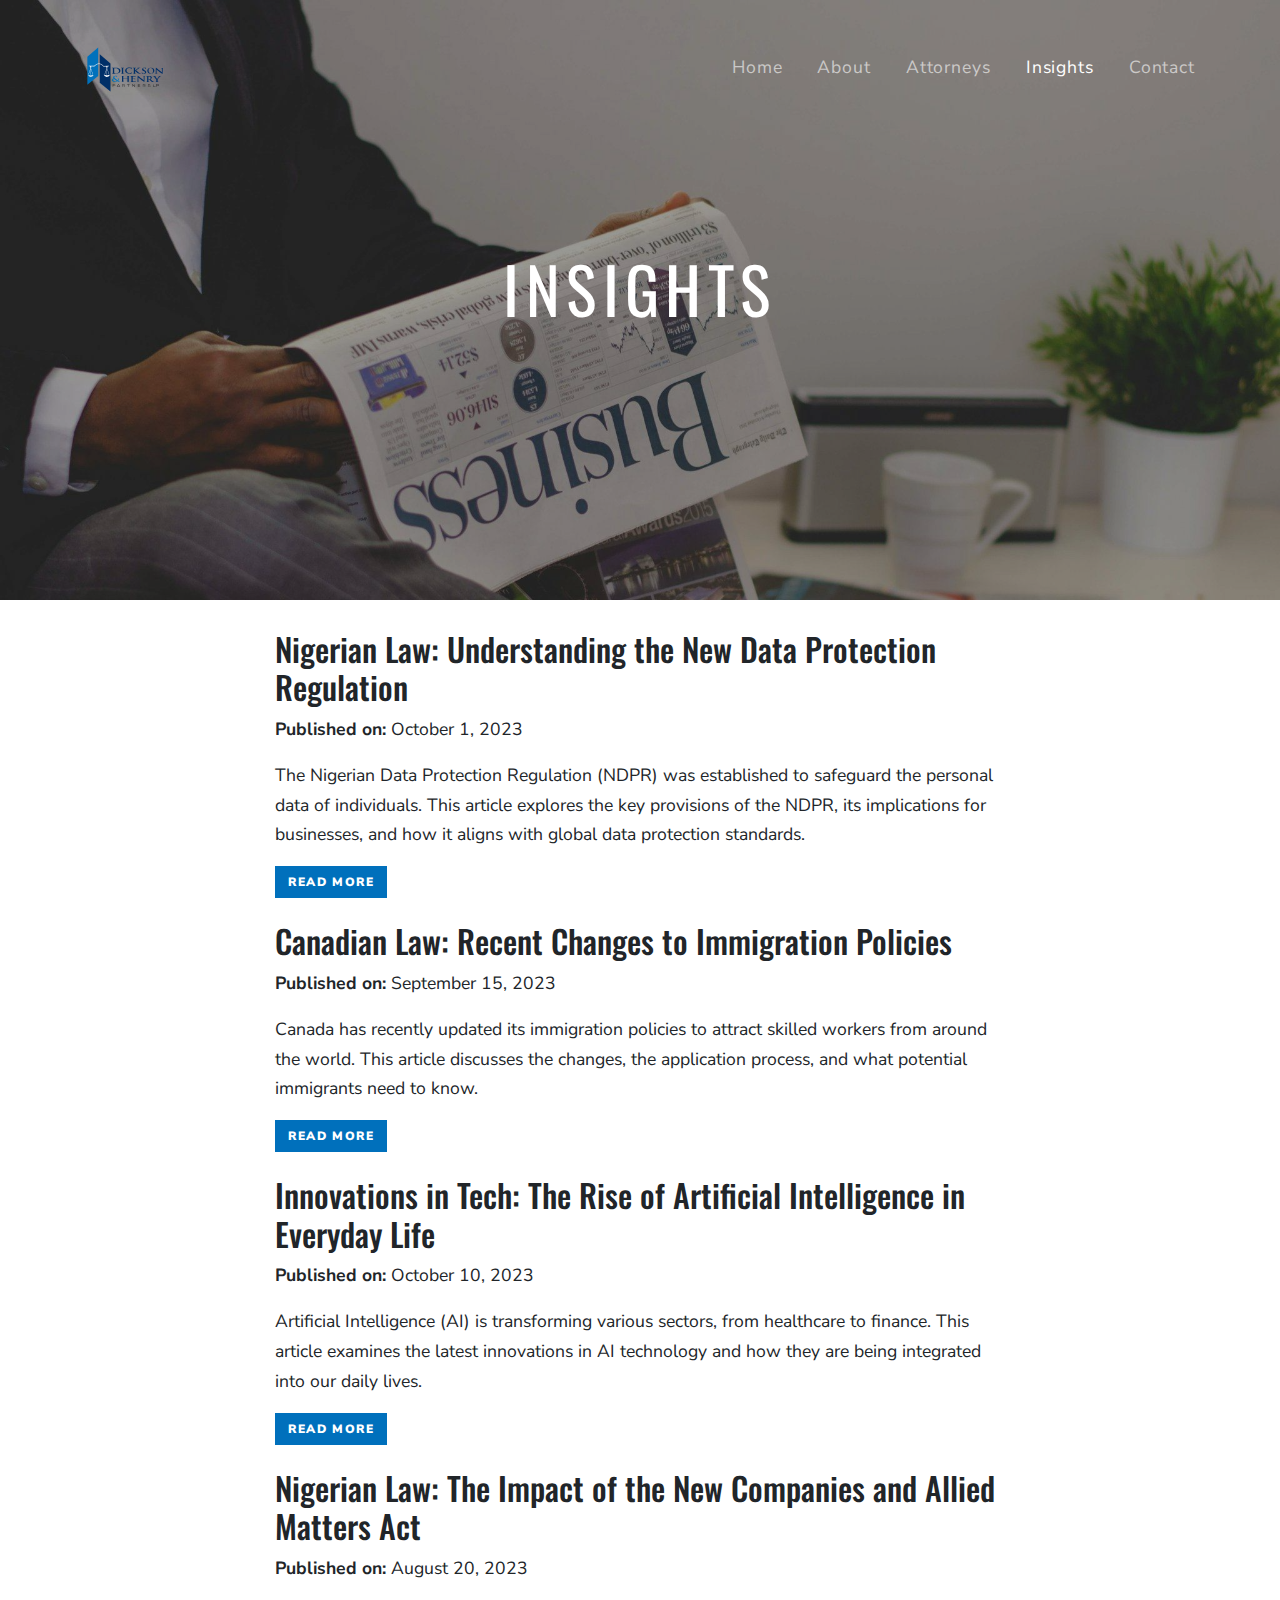
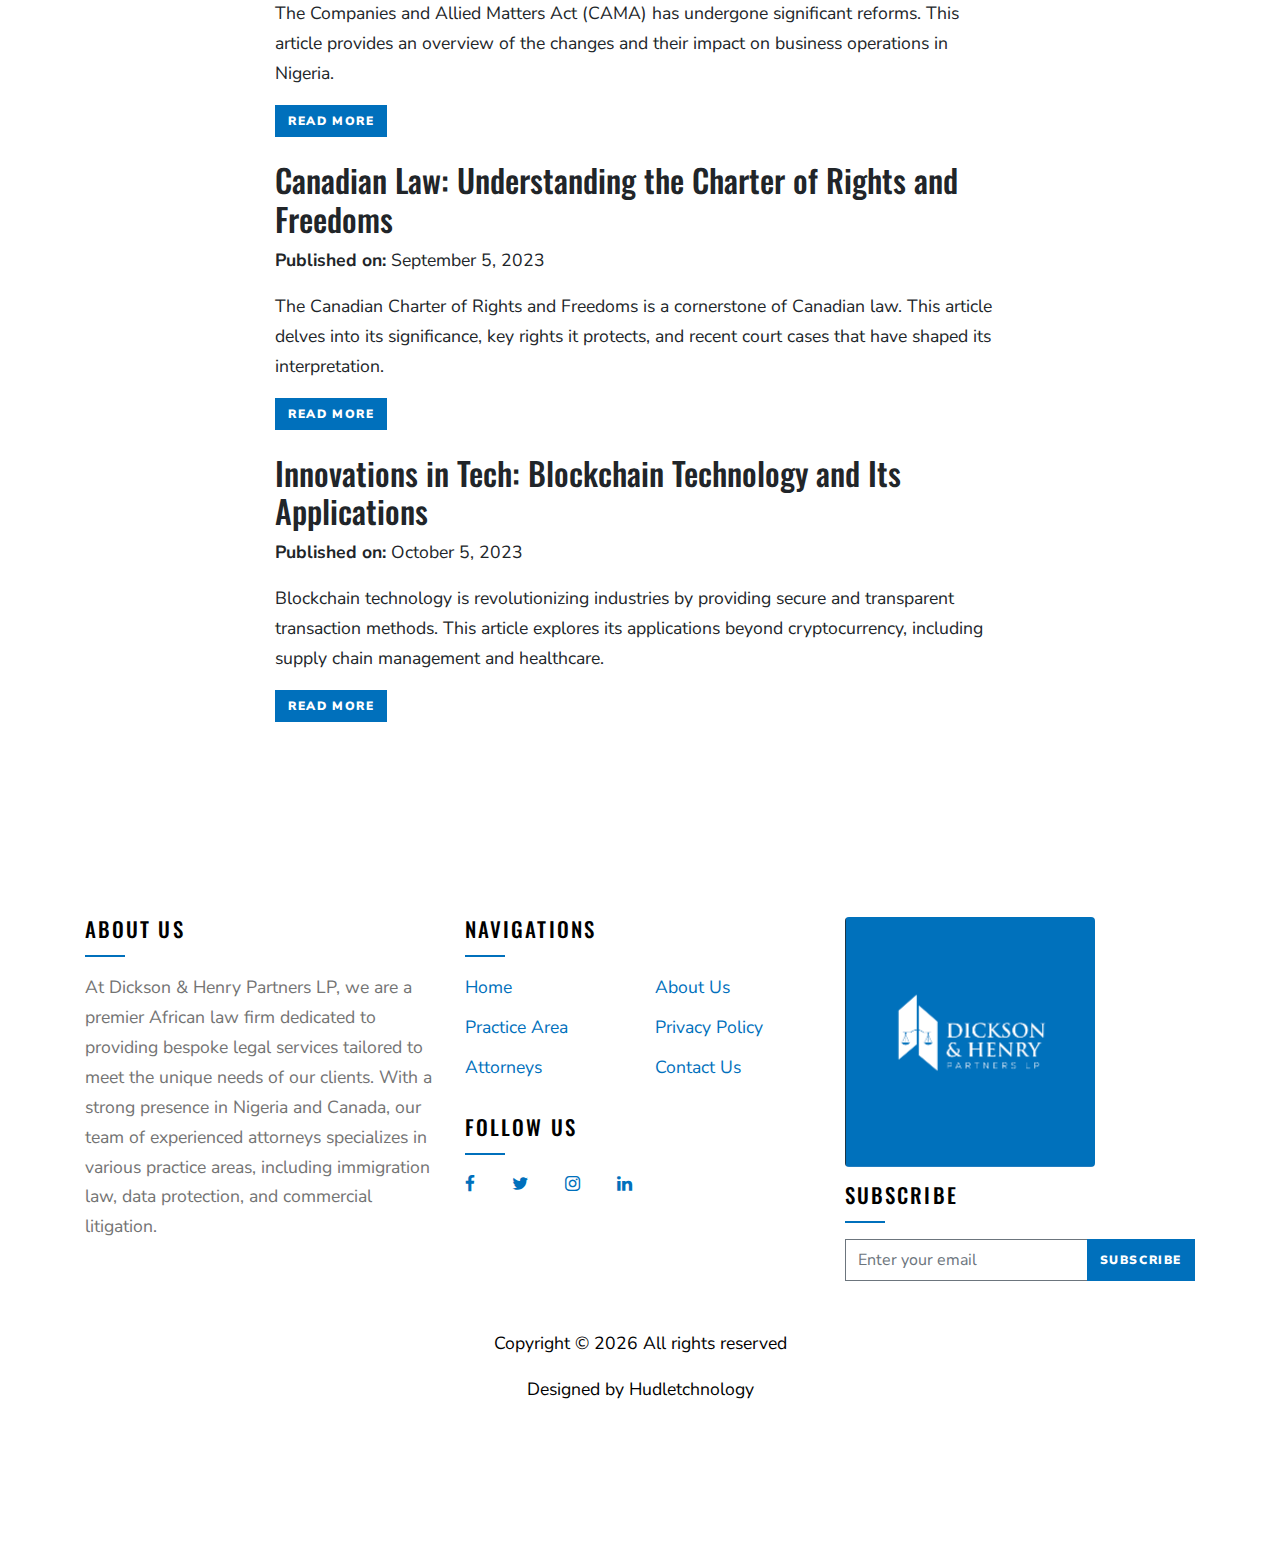
<file: insight.html>
<!DOCTYPE html>
<html lang="en">
  <head>
    <title>DICKSON & HENRY PARTNERS LP</title>
    <meta charset="utf-8" />
    <meta
      name="viewport"
      content="width=device-width, initial-scale=1, shrink-to-fit=no"
    />

    <link
      rel="stylesheet"
      href="https://fonts.googleapis.com/css?family=Nunito+Sans:200,300,400,700,900|Oswald:400,700"
    />
    <link rel="stylesheet" href="fonts/icomoon/style.css" />

    <link rel="stylesheet" href="css/bootstrap.min.css" />
    <link rel="stylesheet" href="css/magnific-popup.css" />
    <link rel="stylesheet" href="css/jquery-ui.css" />
    <link rel="stylesheet" href="css/owl.carousel.min.css" />
    <link rel="stylesheet" href="css/owl.theme.default.min.css" />
    <link rel="stylesheet" href="css/bootstrap-datepicker.css" />
    <link rel="stylesheet" href="css/mediaelementplayer.css" />
    <link rel="stylesheet" href="css/animate.css" />
    <link rel="stylesheet" href="fonts/flaticon/font/flaticon.css" />
    <link rel="stylesheet" href="css/fl-bigmug-line.css" />

    <link rel="stylesheet" href="css/aos.css" />

    <link rel="stylesheet" href="css/style.css" />
  </head>
  <body>
    <div class="site-wrap">
      <div class="site-navbar mt-4">
        <div class="container py-1">
          <div class="row align-items-center">
            <div class="col-8 col-md-8 col-lg-4">
              <h1 class="mb-0">
                <a href="index.html" class="text-white h2 mb-0"
                  ><img src="logo/logo2.svg" height="80px" width="80px"
                /></a>
              </h1>
            </div>
            <div class="col-4 col-md-4 col-lg-8">
              <nav
                class="site-navigation text-right text-md-right"
                role="navigation"
              >
                <div class="d-inline-block d-lg-none ml-md-0 mr-auto py-3">
                  <a href="#" class="site-menu-toggle js-menu-toggle text-white"
                    ><span class="icon-menu h3"></span
                  ></a>
                </div>

                <ul class="site-menu js-clone-nav d-none d-lg-block">
                  <li>
                    <a href="index.html">Home</a>
                  </li>
                  <li><a href="about.html">About</a></li>
                  <li><a href="attorneys.html">Attorneys</a></li>
                  <li class="active"><a href="insight.html">Insights</a></li>
                  <li><a href="contact.html">Contact</a></li>
                </ul>
              </nav>
            </div>
          </div>
        </div>
      </div>
    </div>

    <div class="site-mobile-menu">
      <div class="site-mobile-menu-header">
        <div class="site-mobile-menu-close mt-3">
          <span class="icon-close2 js-menu-toggle"></span>
        </div>
      </div>
      <div class="site-mobile-menu-body"></div>
    </div>
    <!-- .site-mobile-menu -->

    <div
      id="background-cover"
      class="site-blocks-cover inner-page-cover overlay"
      style="background-image: url('images/blog1.jpg')"
      data-aos="fade"
      data-stellar-background-ratio="0.5"
    >
      <div class="container">
        <div class="row align-items-center justify-content-center">
          <div
            class="col-md-8 text-center"
            data-aos="fade-up"
            data-aos-delay="400"
          >
            <h1 class="mb-4">Insights</h1>
          </div>
        </div>
      </div>
    </div>

    <script>
      const images = [
        "images/blog1.jpg",
        "images/blog2.jpg",
        "images/blog3.jpg",
      ];

      let currentIndex = 0;

      function changeBackground() {
        currentIndex = (currentIndex + 1) % images.length;
        document.getElementById(
          "background-cover"
        ).style.backgroundImage = `url('${images[currentIndex]}')`;
      }

      setInterval(changeBackground, 5000); // Change image every 5 seconds
    </script>

    <div class="container">
     <br />
        <div class="row justify-content-center mb-5">
        <div class="col-md-8">
          <article class="mb-4">
            <h2>
              Nigerian Law: Understanding the New Data Protection Regulation
            </h2>
            <p><strong>Published on:</strong> October 1, 2023</p>
            <p>
              The Nigerian Data Protection Regulation (NDPR) was established to
              safeguard the personal data of individuals. This article explores
              the key provisions of the NDPR, its implications for businesses,
              and how it aligns with global data protection standards.
            </p>
            <a href="#" class="btn btn-primary">Read More</a>
          </article>

          <article class="mb-4">
            <h2>Canadian Law: Recent Changes to Immigration Policies</h2>
            <p><strong>Published on:</strong> September 15, 2023</p>
            <p>
              Canada has recently updated its immigration policies to attract
              skilled workers from around the world. This article discusses the
              changes, the application process, and what potential immigrants
              need to know.
            </p>
            <a href="#" class="btn btn-primary">Read More</a>
          </article>

          <article class="mb-4">
            <h2>
              Innovations in Tech: The Rise of Artificial Intelligence in
              Everyday Life
            </h2>
            <p><strong>Published on:</strong> October 10, 2023</p>
            <p>
              Artificial Intelligence (AI) is transforming various sectors, from
              healthcare to finance. This article examines the latest
              innovations in AI technology and how they are being integrated
              into our daily lives.
            </p>
            <a href="#" class="btn btn-primary">Read More</a>
          </article>

          <article class="mb-4">
            <h2>
              Nigerian Law: The Impact of the New Companies and Allied Matters
              Act
            </h2>
            <p><strong>Published on:</strong> August 20, 2023</p>
            <p>
              The Companies and Allied Matters Act (CAMA) has undergone
              significant reforms. This article provides an overview of the
              changes and their impact on business operations in Nigeria.
            </p>
            <a href="#" class="btn btn-primary">Read More</a>
          </article>

          <article class="mb-4">
            <h2>
              Canadian Law: Understanding the Charter of Rights and Freedoms
            </h2>
            <p><strong>Published on:</strong> September 5, 2023</p>
            <p>
              The Canadian Charter of Rights and Freedoms is a cornerstone of
              Canadian law. This article delves into its significance, key
              rights it protects, and recent court cases that have shaped its
              interpretation.
            </p>
            <a href="#" class="btn btn-primary">Read More</a>
          </article>

          <article class="mb-4">
            <h2>
              Innovations in Tech: Blockchain Technology and Its Applications
            </h2>
            <p><strong>Published on:</strong> October 5, 2023</p>
            <p>
              Blockchain technology is revolutionizing industries by providing
              secure and transparent transaction methods. This article explores
              its applications beyond cryptocurrency, including supply chain
              management and healthcare.
            </p>
            <a href="#" class="btn btn-primary">Read More</a>
          </article>
        </div>
      </div>
    </div>

    <footer class="site-footer" style="margin-bottom: 0">
      <div class="container">
        <div class="row">
          <div class="col-lg-4">
            <div class="mb-3">
              <h3 class="footer-heading mb-3">About Us</h3>
              <p>
                At Dickson & Henry Partners LP, we are a premier African law
                firm dedicated to providing bespoke legal services tailored to
                meet the unique needs of our clients. With a strong presence in
                Nigeria and Canada, our team of experienced attorneys
                specializes in various practice areas, including immigration
                law, data protection, and commercial litigation.
              </p>
            </div>
          </div>
          <div class="col-lg-4 mb-3 mb-lg-0">
            <div class="row mb-3">
              <div class="col-md-12">
                <h3 class="footer-heading mb-3">Navigations</h3>
              </div>
              <div class="col-md-6 col-lg-6">
                <ul class="list-unstyled">
                  <li><a href="index.html">Home</a></li>
                  <li><a href="practice.html">Practice Area</a></li>
                  <li><a href="attorneys.html">Attorneys</a></li>
                </ul>
              </div>
              <div class="col-md-6 col-lg-6">
                <ul class="list-unstyled">
                  <li><a href="about.html">About Us</a></li>
                  <li><a href="#">Privacy Policy</a></li>
                  <li><a href="contact.html">Contact Us</a></li>
                </ul>
              </div>
            </div>

            <div class="row">
              <div class="col-md-12">
                <h3 class="footer-heading mb-3">Follow Us</h3>
                <div>
                  <a href="#" class="pl-0 pr-3"
                    ><span class="icon-facebook"></span
                  ></a>
                  <a href="#" class="pl-3 pr-3"
                    ><span class="icon-twitter"></span
                  ></a>
                  <a href="#" class="pl-3 pr-3"
                    ><span class="icon-instagram"></span
                  ></a>
                  <a href="#" class="pl-3 pr-3"
                    ><span class="icon-linkedin"></span
                  ></a>
                </div>
              </div>
            </div>
          </div>

          <div class="col-lg-4 mb-3 mb-lg-0">
            <div class="mb-3">
              <div class="block-16">
                <figure>
                  <img
                    src="images/img_sq.png"
                    alt="Image placeholder"
                    class="img-fluid rounded"
                    height="300px"
                    width="250px"
                  />
                </figure>
                <div class="mb-3">
                  <h3 class="footer-heading mb-3">Subscribe</h3>
                  <form action="#" method="post" class="site-block-subscribe">
                    <div class="input-group mb-3">
                      <input
                        type="text"
                        class="form-control border-secondary bg-transparent"
                        placeholder="Enter your email"
                        aria-label="Enter Email"
                        aria-describedby="button-addon2"
                      />
                      <div class="input-group-append">
                        <button
                          class="btn btn-primary rounded-top-right-0"
                          type="button"
                          id="button-addon2"
                        >
                          Subscribe
                        </button>
                      </div>
                    </div>
                  </form>
                </div>
              </div>
            </div>
          </div>
        </div>
      </div>
      <div class="row pt-3 mt-3 text-center" style="margin-bottom: 0">
        <div class="col-md-12">
          <p style="color: black">
            Copyright &copy;
            <script>
              document.write(new Date().getFullYear());
            </script>
            All rights reserved
          </p>

          <p style="color: black">
            <a href="https://hudletchnology.com" style="color: black">
              Designed by Hudletchnology</a
            >
          </p>
        </div>

        <script src="js/jquery-3.3.1.min.js"></script>
        <script src="js/jquery-migrate-3.0.1.min.js"></script>
        <script src="js/jquery-ui.js"></script>
        <script src="js/popper.min.js"></script>
        <script src="js/bootstrap.min.js"></script>
        <script src="js/owl.carousel.min.js"></script>
        <script src="js/mediaelement-and-player.min.js"></script>
        <script src="js/jquery.stellar.min.js"></script>
        <script src="js/jquery.countdown.min.js"></script>
        <script src="js/jquery.magnific-popup.min.js"></script>
        <script src="js/bootstrap-datepicker.min.js"></script>
        <script src="js/aos.js"></script>
        <!-- <script src="js/circleaudioplayer.js"></script> -->

        <script src="js/main.js"></script>
      </div>
    </footer>
  </body>
</html>
</file>
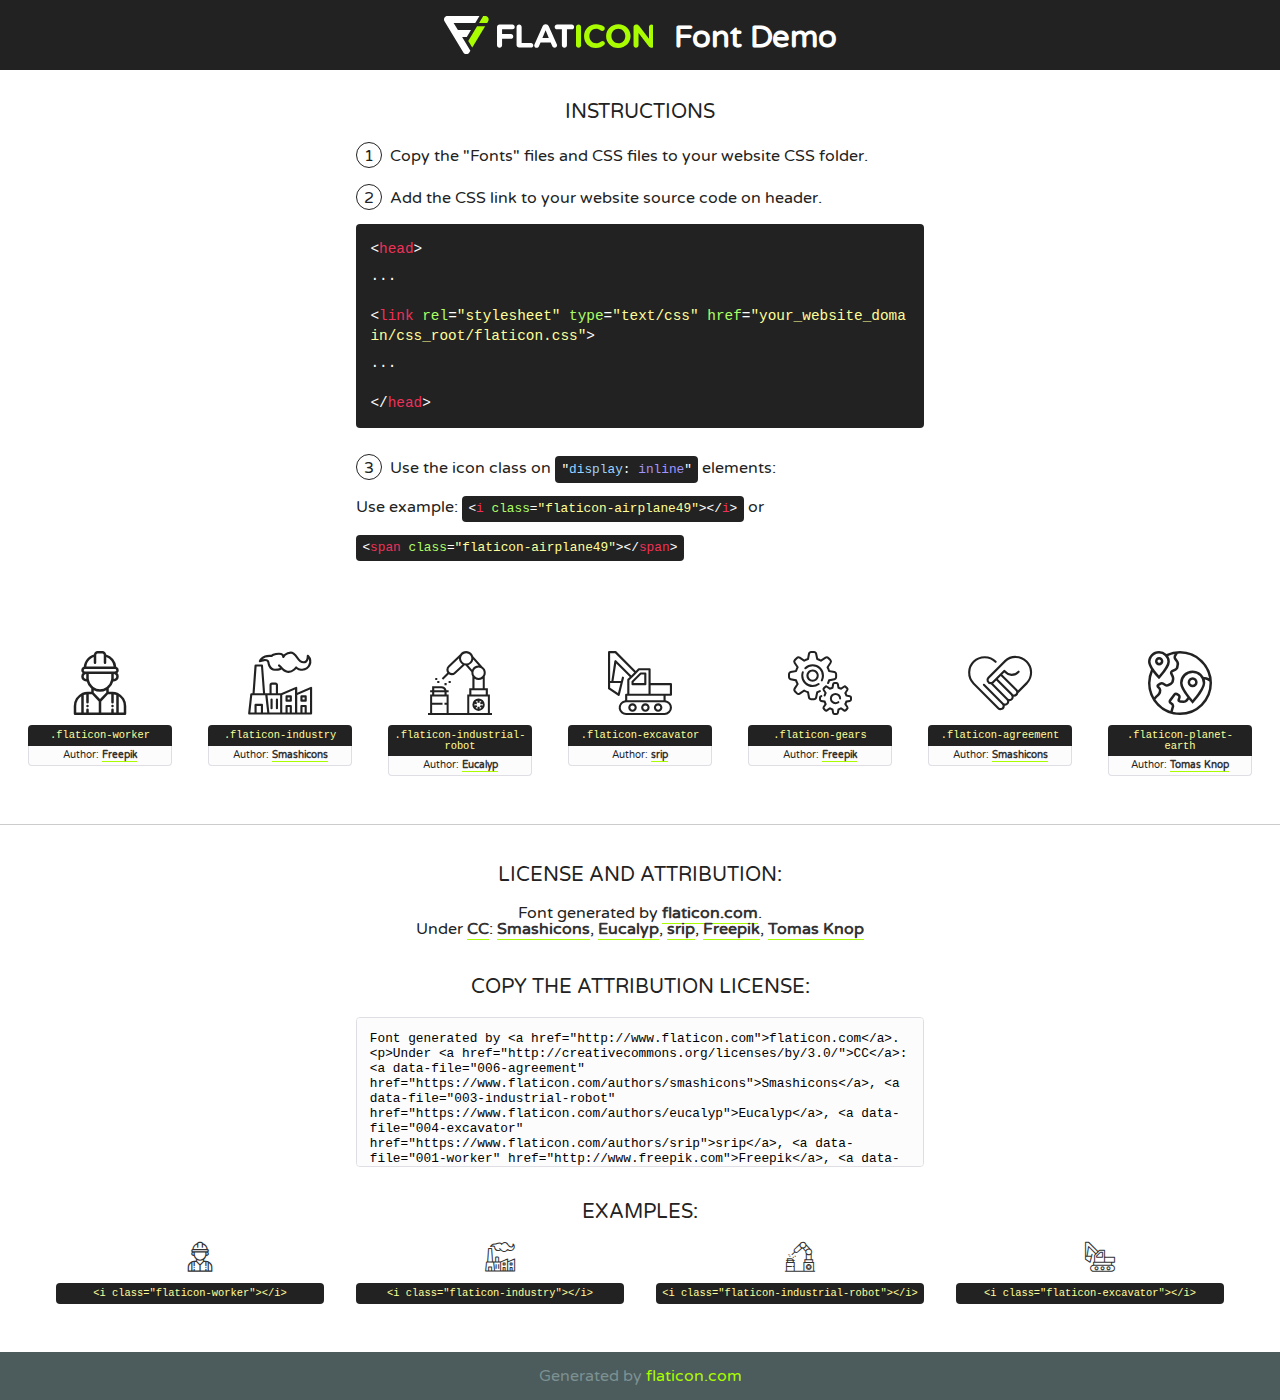
<file: fonts/flaticon-2/font/flaticon.html>
<!DOCTYPE html>
<!--
  Flaticon icon font: Flaticon
  Creation date: 24/09/2018 04:43
-->
<html>
<!DOCTYPE html>
<html>

<head>
    <title>Flaticon WebFont</title>
    <link href="http://fonts.googleapis.com/css?family=Varela+Round" rel="stylesheet" type="text/css" />
    <link rel="stylesheet" type="text/css" href="flaticon.css">
    <meta charset="UTF-8">
    <style>
    html, body, div, span, applet, object, iframe,
    h1, h2, h3, h4, h5, h6, p, blockquote, pre,
    a, abbr, acronym, address, big, cite, code,
    del, dfn, em, img, ins, kbd, q, s, samp,
    small, strike, strong, sub, sup, tt, var,
    b, u, i, center,
    dl, dt, dd, ol, ul, li,
    fieldset, form, label, legend,
    table, caption, tbody, tfoot, thead, tr, th, td,
    article, aside, canvas, details, embed, 
    figure, figcaption, footer, header, hgroup, 
    menu, nav, output, ruby, section, summary,
    time, mark, audio, video {
        margin: 0;
        padding: 0;
        border: 0;
        font-size: 100%;
        font: inherit;
        vertical-align: baseline;
    }
    /* HTML5 display-role reset for older browsers */
    article, aside, details, figcaption, figure, 
    footer, header, hgroup, menu, nav, section {
        display: block;
    }
    body {
        line-height: 1;
    }
    ol, ul {
        list-style: none;
    }
    blockquote, q {
        quotes: none;
    }
    blockquote:before, blockquote:after,
    q:before, q:after {
        content: '';
        content: none;
    }
    table {
        border-collapse: collapse;
        border-spacing: 0;
    }
    body {
        font-family: 'Varela Round', Helvetica, Arial, sans-serif;
        font-size: 16px;
        color: #222;
    }
    a {
        color: #333;
        border-bottom: 1px solid #a9fd00;
        font-weight: bold;
        text-decoration: none;
    }
    * {
        -moz-box-sizing: border-box;
        -webkit-box-sizing: border-box;
        box-sizing: border-box;
        margin: 0;
        padding: 0;
    }
    [class^="flaticon-"]:before, [class*=" flaticon-"]:before, [class^="flaticon-"]:after, [class*=" flaticon-"]:after {
        font-family: Flaticon;
        font-size: 30px;
        font-style: normal;
        margin-left: 20px;
        color: #333;
    }
    .wrapper {
        max-width: 600px;
        margin: auto;
        padding: 0 1em;
    }
    .title {
        font-size: 1.25em;
        text-align: center;
        margin-bottom: 1em;
        text-transform: uppercase;
    }
    header {
        text-align: center;
        background-color: #222;
        color: #fff;
        padding: 1em;
    }
    header .logo {
        width: 210px;
        height: 38px;
        display: inline-block;
        vertical-align: middle;
        margin-right: 1em;
        border: none;
    }
    header strong {
        font-size: 1.95em;
        font-weight: bold;
        vertical-align: middle;
        margin-top: 5px;
        display: inline-block;
    }
    .demo {
        margin: 2em auto;
        line-height: 1.25em;
    }
    .demo ul li {
        margin-bottom: 1em;
    }
    .demo ul li .num {
        color: #222;
        border-radius: 20px;
        display: inline-block;
        width: 26px;
        padding: 3px;
        height: 26px;
        text-align: center;
        margin-right: 0.5em;
        border: 1px solid #222;
    }
    .demo ul li code {
        background-color: #222;
        border-radius: 4px;
        padding: 0.25em 0.5em;
        display: inline-block;
        color: #fff;
        font-family: Consolas,Monaco,Lucida Console,Liberation Mono,DejaVu Sans Mono,Bitstream Vera Sans Mono,Courier New, monospace;
        font-weight: lighter;
        margin-top: 1em;
        font-size: 0.8em;
        word-break: break-all;
    }
    .demo ul li code.big {
        padding: 1em;
        font-size: 0.9em;
    }
    .demo ul li code .red {
        color: #EF3159;
    }
    .demo ul li code .green {
        color: #ACFF65;
    }
    .demo ul li code .yellow {
        color: #FFFF99;
    }
    .demo ul li code .blue {
        color: #99D3FF;
    }
    .demo ul li code .purple {
        color: #A295FF;
    }
    .demo ul li code .dots {
        margin-top: 0.5em;
        display: block;
    }
    #glyphs {
        border-bottom: 1px solid #ccc;
        padding: 2em 0;
        text-align: center;
    }
    .glyph {
        display: inline-block;
        width: 9em;
        margin: 1em;
        text-align: center;
        vertical-align: top;
        background: #FFF;
    }
    .glyph .glyph-icon {
        padding: 10px;
        display: block;
        font-family:"Flaticon";
        font-size: 64px;
        line-height: 1;
    }
    .glyph .glyph-icon:before {
        font-size: 64px;
        color: #222;
        margin-left: 0;
    }
    .class-name {
        font-size: 0.65em;
        background-color: #222;
        color: #fff;
        border-radius: 4px 4px 0 0;
        padding: 0.5em;
        color: #FFFF99;
        font-family: Consolas,Monaco,Lucida Console,Liberation Mono,DejaVu Sans Mono,Bitstream Vera Sans Mono,Courier New, monospace;
    }
    .author-name {
        font-size: 0.6em;
        background-color: #fcfcfd;
        border: 1px solid #DEDEE4;
        border-top: 0;
        border-radius: 0 0 4px 4px;
        padding: 0.5em;
    }
    .class-name:last-child {
        font-size: 10px;
        color:#888;
    }
    .class-name:last-child a {
        font-size: 10px;
        color:#555;
    }
    .class-name:last-child a:hover {
        color:#a9fd00;
    }
    .glyph > input {
        display: block;
        width: 100px;
        margin: 5px auto;
        text-align: center;
        font-size: 12px;
        cursor: text;
    }
    .glyph > input.icon-input {
        font-family:"Flaticon";
        font-size: 16px;
        margin-bottom: 10px;
    }
    .attribution .title {
        margin-top: 2em;
    }
    .attribution textarea {
        background-color: #fcfcfd;
        padding: 1em;
        border: none;
        box-shadow: none;
        border: 1px solid #DEDEE4;
        border-radius: 4px;
        resize: none;
        width: 100%;
        height: 150px;
        font-size: 0.8em;
        font-family: Consolas,Monaco,Lucida Console,Liberation Mono,DejaVu Sans Mono,Bitstream Vera Sans Mono,Courier New, monospace;
        -webkit-appearance: none;
    }
    .iconsuse {
        margin: 2em auto;
        text-align: center;
        max-width: 1200px;
    }
    .iconsuse:after {
        content: '';
        display: table;
        clear: both;
    }
    .iconsuse .image {
        float: left;
        width: 25%;
        padding: 0 1em;
    }
    .iconsuse .image p {
        margin-bottom: 1em;
    }
    .iconsuse .image span {
        display: block;
        font-size: 0.65em;
        background-color: #222;
        color: #fff;
        border-radius: 4px;
        padding: 0.5em;
        color: #FFFF99;
        margin-top: 1em;
        font-family: Consolas,Monaco,Lucida Console,Liberation Mono,DejaVu Sans Mono,Bitstream Vera Sans Mono,Courier New, monospace;
    }
    #footer {
        text-align: center;
        background-color: #4C5B5C;
        color: #7c9192;
        padding: 1em;
    }
    #footer a {
        border: none;
        color: #a9fd00;
        font-weight: normal;
    }
    @media (max-width: 960px) {
        .iconsuse .image {
            width: 50%;
        }
    }
    @media (max-width: 560px) {
        .iconsuse .image {
            width: 100%;
        }
    }
    </style>
</head>

<body class="characters-off">

    <header>
        <a href="http://www.flaticon.com" target="_blank" class="logo">
            <svg version="1.1" xmlns="http://www.w3.org/2000/svg" xmlns:xlink="http://www.w3.org/1999/xlink" xmlns:a="http://ns.adobe.com/AdobeSVGViewerExtensions/3.0/" viewBox="0 0 560.875 102.036" enable-background="new 0 0 560.875 102.036" xml:space="preserve">
                <defs>
                </defs>
                <g>
                    <g class="letters">
                        <path fill="#ffffff" d="M141.596,29.675c0-3.777,2.985-6.767,6.764-6.767h34.438c3.426,0,6.15,2.728,6.15,6.15
                        c0,3.43-2.724,6.149-6.15,6.149h-27.674v13.091h23.719c3.429,0,6.151,2.724,6.151,6.15c0,3.43-2.723,6.149-6.151,6.149h-23.719
                        v17.574c0,3.773-2.986,6.761-6.764,6.761c-3.779,0-6.764-2.989-6.764-6.761V29.675z"></path>
                        <path fill="#ffffff" d="M193.844,29.149c0-3.781,2.985-6.767,6.764-6.767c3.776,0,6.763,2.985,6.763,6.767v42.957h25.039
                        c3.426,0,6.149,2.726,6.149,6.153c0,3.425-2.723,6.15-6.149,6.15h-31.802c-3.779,0-6.764-2.986-6.764-6.768V29.149z"></path>
                        <path fill="#ffffff" d="M241.891,75.71l21.438-48.407c1.492-3.341,4.215-5.357,7.906-5.357h0.792
                        c3.686,0,6.323,2.017,7.815,5.357l21.439,48.407c0.436,0.967,0.701,1.845,0.701,2.723c0,3.602-2.809,6.501-6.414,6.501
                        c-3.161,0-5.269-1.845-6.499-4.655l-4.132-9.661h-27.059l-4.301,10.102c-1.144,2.631-3.426,4.214-6.237,4.214
                        c-3.517,0-6.24-2.81-6.24-6.325C241.1,77.64,241.451,76.677,241.891,75.71z M279.932,58.666l-8.521-20.297l-8.526,20.297H279.932
                        z"></path>
                        <path fill="#ffffff" d="M314.864,35.387H301.86c-3.429,0-6.239-2.813-6.239-6.238c0-3.429,2.811-6.24,6.239-6.24h39.533
                        c3.426,0,6.237,2.811,6.237,6.24c0,3.425-2.811,6.238-6.237,6.238h-13.001v42.785c0,3.773-2.99,6.761-6.764,6.761
                        c-3.779,0-6.764-2.989-6.764-6.761V35.387z"></path>
                        <path fill="#A9FD00" d="M352.615,29.149c0-3.781,2.985-6.767,6.767-6.767c3.774,0,6.761,2.985,6.761,6.767v49.024
                        c0,3.773-2.987,6.761-6.761,6.761c-3.781,0-6.767-2.989-6.767-6.761V29.149z"></path>
                        <path fill="#A9FD00" d="M374.132,53.836v-0.179c0-17.481,13.178-31.801,32.065-31.801c9.22,0,15.459,2.458,20.557,6.238
                        c1.402,1.054,2.637,2.985,2.637,5.357c0,3.692-2.985,6.59-6.681,6.59c-1.845,0-3.071-0.702-4.044-1.319
                        c-3.776-2.813-7.729-4.393-12.562-4.393c-10.364,0-17.831,8.611-17.831,19.154v0.173c0,10.542,7.291,19.329,17.831,19.329
                        c5.715,0,9.492-1.756,13.359-4.834c1.049-0.874,2.458-1.491,4.039-1.491c3.429,0,6.325,2.813,6.325,6.236
                        c0,2.106-1.056,3.78-2.282,4.834c-5.539,4.834-12.036,7.733-21.878,7.733C387.572,85.464,374.132,71.493,374.132,53.836z"></path>
                        <path fill="#A9FD00" d="M433.009,53.836v-0.179c0-17.481,13.79-31.801,32.766-31.801c18.981,0,32.592,14.143,32.592,31.628v0.173
                        c0,17.483-13.785,31.807-32.769,31.807C446.625,85.464,433.009,71.32,433.009,53.836z M484.224,53.836v-0.179
                        c0-10.539-7.725-19.326-18.626-19.326c-10.893,0-18.449,8.611-18.449,19.154v0.173c0,10.542,7.73,19.329,18.626,19.329
                        C476.676,72.986,484.224,64.378,484.224,53.836z"></path>
                        <path fill="#A9FD00" d="M506.233,29.321c0-3.774,2.99-6.763,6.767-6.763h1.401c3.252,0,5.183,1.583,7.029,3.953l26.093,34.265
                        V29.059c0-3.692,2.99-6.677,6.681-6.677c3.683,0,6.671,2.985,6.671,6.677v48.934c0,3.78-2.987,6.765-6.764,6.765h-0.436
                        c-3.257,0-5.188-1.581-7.034-3.953l-27.056-35.492v32.944c0,3.687-2.985,6.676-6.678,6.676c-3.683,0-6.673-2.989-6.673-6.676
                        V29.321z"></path>
                    </g>
                    <g class="insignia">
                        <path fill="#ffffff" d="M48.372,56.137h12.517l11.156-18.537H37.186L25.688,18.539h57.825L94.668,0H9.271
                        C5.925,0,2.842,1.801,1.198,4.716c-1.644,2.907-1.593,6.482,0.134,9.343l50.38,83.501c1.678,2.781,4.689,4.476,7.938,4.476
                        c3.246,0,6.257-1.695,7.935-4.476l2.898-4.804L48.372,56.137z"></path>
                        <g class="i">
                            <path fill="#A9FD00" d="M93.575,18.539h0.031v0.004l21.652,0.004l2.705-4.488c1.727-2.861,1.778-6.436,0.133-9.343
                            C116.454,1.801,113.371,0,110.026,0h-5.294L93.575,18.539z"></path>
                            <polygon fill="#A9FD00" points="88.291,27.356 64.725,66.486 75.519,84.404 109.942,27.356"></polygon>
                        </g>
                    </g>
                </g>
            </svg>
        </a>
        <strong>Font Demo</strong>
    </header>


    <section class="demo wrapper">

        <p class="title">Instructions</p>

        <ul>
            <li>
                <span class="num">1</span>Copy the "Fonts" files and CSS files to your website CSS folder.
            </li>
            <li>
                <span class="num">2</span>Add the CSS link to your website source code on header.
                <code class="big">
                    &lt;<span class="red">head</span>&gt;
                    <br/><span class="dots">...</span>
                    <br/>&lt;<span class="red">link</span> <span class="green">rel</span>=<span class="yellow">"stylesheet"</span> <span class="green">type</span>=<span class="yellow">"text/css"</span> <span class="green">href</span>=<span class="yellow">"your_website_domain/css_root/flaticon.css"</span>&gt;
                    <br/><span class="dots">...</span>
                    <br/>&lt;/<span class="red">head</span>&gt;
                </code>
            </li>

            <li>
                <p>
                    <span class="num">3</span>Use the icon class on <code>"<span class="blue">display</span>:<span class="purple"> inline</span>"</code> elements:
                    <br />
                    Use example: <code>&lt;<span class="red">i</span> <span class="green">class</span>=<span class="yellow">&quot;flaticon-airplane49&quot;</span>&gt;&lt;/<span class="red">i</span>&gt;</code> or <code>&lt;<span class="red">span</span> <span class="green">class</span>=<span class="yellow">&quot;flaticon-airplane49&quot;</span>&gt;&lt;/<span class="red">span</span>&gt;</code>
            </li>
        </ul>

    </section>




   <section id="glyphs">          
    
      
        <div class="glyph"><div class="glyph-icon flaticon-worker"></div>
            <div class="class-name">.flaticon-worker</div>
            <div class="author-name">Author: <a data-file="001-worker" href="http://www.freepik.com">Freepik</a> </div> 
        </div>        
        
        <div class="glyph"><div class="glyph-icon flaticon-industry"></div>
            <div class="class-name">.flaticon-industry</div>
            <div class="author-name">Author: <a data-file="002-industry" href="https://www.flaticon.com/authors/smashicons">Smashicons</a> </div> 
        </div>        
        
        <div class="glyph"><div class="glyph-icon flaticon-industrial-robot"></div>
            <div class="class-name">.flaticon-industrial-robot</div>
            <div class="author-name">Author: <a data-file="003-industrial-robot" href="https://www.flaticon.com/authors/eucalyp">Eucalyp</a> </div> 
        </div>        
        
        <div class="glyph"><div class="glyph-icon flaticon-excavator"></div>
            <div class="class-name">.flaticon-excavator</div>
            <div class="author-name">Author: <a data-file="004-excavator" href="https://www.flaticon.com/authors/srip">srip</a> </div> 
        </div>        
        
        <div class="glyph"><div class="glyph-icon flaticon-gears"></div>
            <div class="class-name">.flaticon-gears</div>
            <div class="author-name">Author: <a data-file="005-gears" href="http://www.freepik.com">Freepik</a> </div> 
        </div>        
        
        <div class="glyph"><div class="glyph-icon flaticon-agreement"></div>
            <div class="class-name">.flaticon-agreement</div>
            <div class="author-name">Author: <a data-file="006-agreement" href="https://www.flaticon.com/authors/smashicons">Smashicons</a> </div> 
        </div>        
        
        <div class="glyph"><div class="glyph-icon flaticon-planet-earth"></div>
            <div class="class-name">.flaticon-planet-earth</div>
            <div class="author-name">Author: <a data-file="007-planet-earth" href="https://www.flaticon.com/authors/tomas-knop">Tomas Knop</a> </div> 
        </div>        
        

    </section>



    <section class="attribution wrapper"   style="text-align:center;">

      <div class="title">License and attribution:</div><div class="attrDiv">Font generated by <a href="http://www.flaticon.com">flaticon.com</a>. <div><p>Under <a href="http://creativecommons.org/licenses/by/3.0/">CC</a>: <a data-file="006-agreement" href="https://www.flaticon.com/authors/smashicons">Smashicons</a>, <a data-file="003-industrial-robot" href="https://www.flaticon.com/authors/eucalyp">Eucalyp</a>, <a data-file="004-excavator" href="https://www.flaticon.com/authors/srip">srip</a>, <a data-file="001-worker" href="http://www.freepik.com">Freepik</a>, <a data-file="007-planet-earth" href="https://www.flaticon.com/authors/tomas-knop">Tomas Knop</a></p>  </div>
      </div>
      <div class="title">Copy the Attribution License:</div>

    <textarea onclick="this.focus();this.select();">Font generated by &lt;a href=&quot;http://www.flaticon.com&quot;&gt;flaticon.com&lt;/a&gt;. <p>Under <a href="http://creativecommons.org/licenses/by/3.0/">CC</a>: <a data-file="006-agreement" href="https://www.flaticon.com/authors/smashicons">Smashicons</a>, <a data-file="003-industrial-robot" href="https://www.flaticon.com/authors/eucalyp">Eucalyp</a>, <a data-file="004-excavator" href="https://www.flaticon.com/authors/srip">srip</a>, <a data-file="001-worker" href="http://www.freepik.com">Freepik</a>, <a data-file="007-planet-earth" href="https://www.flaticon.com/authors/tomas-knop">Tomas Knop</a></p>  
     </textarea>

    </section>

    <section class="iconsuse">

          <div class="title">Examples:</div>            
             
            <div class="image">
                <p>
                    <i class="glyph-icon flaticon-worker"></i> 
                    <span>&lt;i class=&quot;flaticon-worker&quot;&gt;&lt;/i&gt;</span>
                </p>
            </div>
            
            <div class="image">
                <p>
                    <i class="glyph-icon flaticon-industry"></i> 
                    <span>&lt;i class=&quot;flaticon-industry&quot;&gt;&lt;/i&gt;</span>
                </p>
            </div>
            
            <div class="image">
                <p>
                    <i class="glyph-icon flaticon-industrial-robot"></i> 
                    <span>&lt;i class=&quot;flaticon-industrial-robot&quot;&gt;&lt;/i&gt;</span>
                </p>
            </div>
            
            <div class="image">
                <p>
                    <i class="glyph-icon flaticon-excavator"></i> 
                    <span>&lt;i class=&quot;flaticon-excavator&quot;&gt;&lt;/i&gt;</span>
                </p>
            </div>
                       
        </div>
                            
    </section>

<div id="footer">
    <div>Generated by <a href="http://www.flaticon.com">flaticon.com</a>
    </div>
</div>



</body>
</html>
</file>
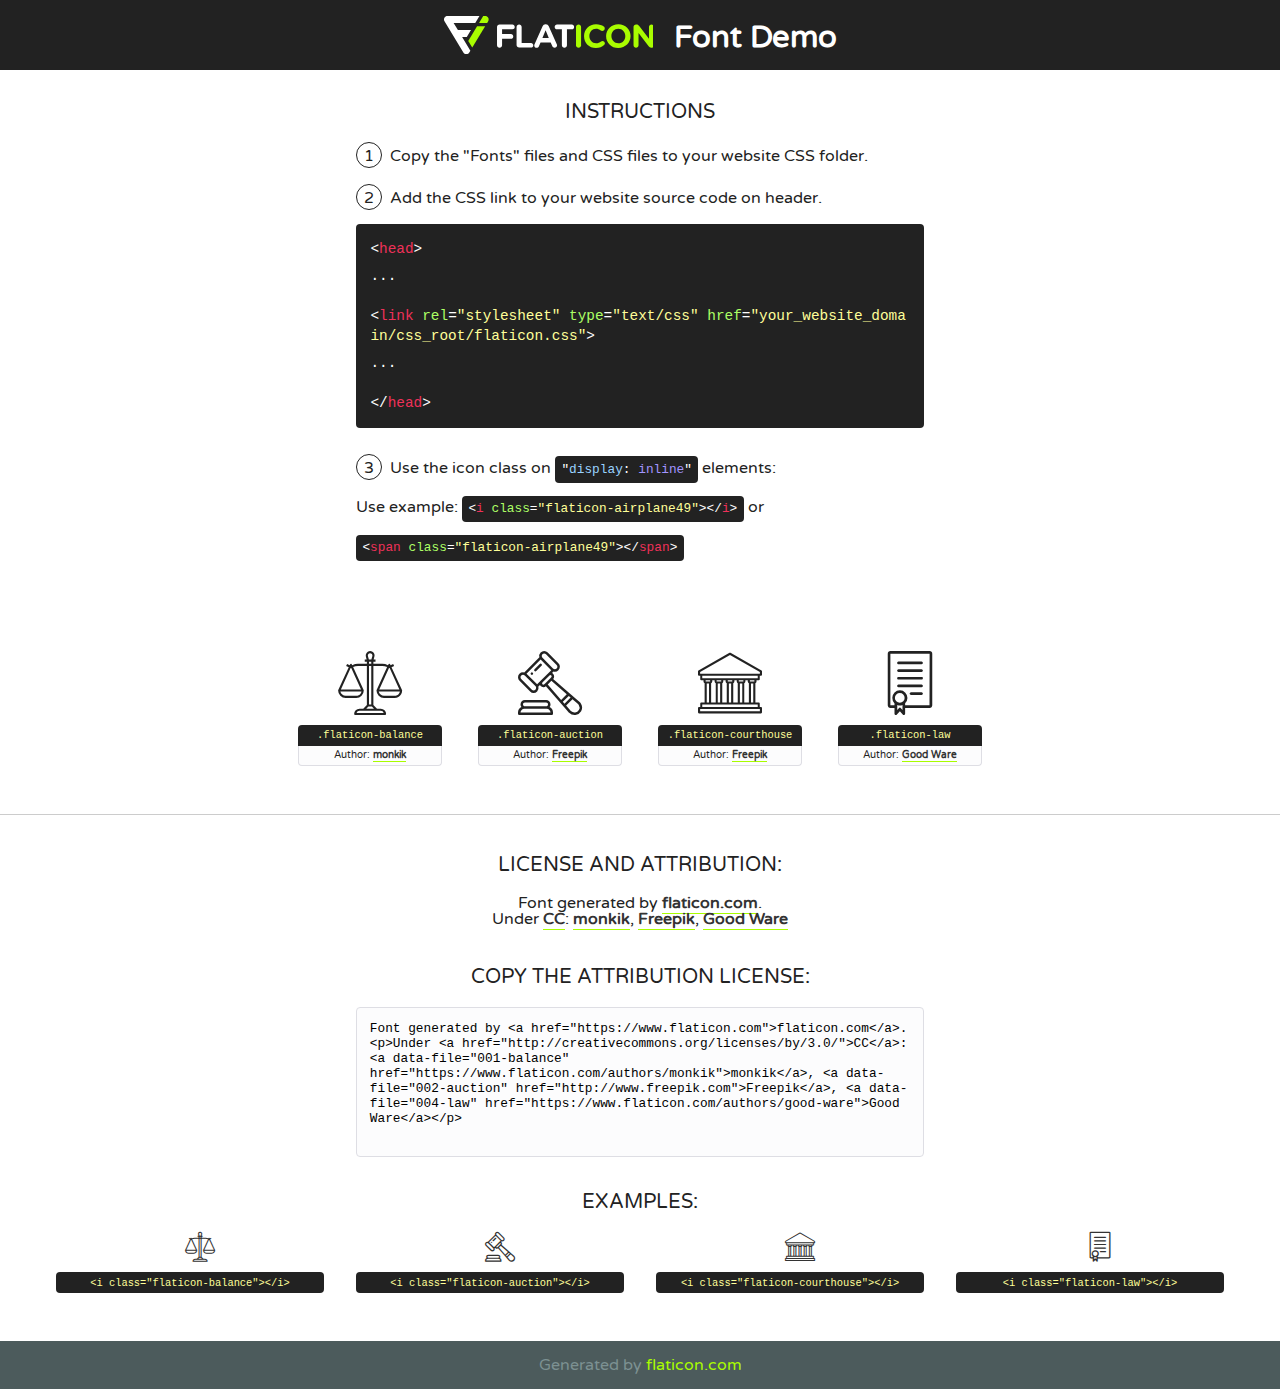
<file: fonts/flaticon/font/flaticon.html>
<!DOCTYPE html>
<!--
  Flaticon icon font: Flaticon
  Creation date: 11/07/2019 07:14
-->
<html>
<!DOCTYPE html>
<html>

<head>
    <title>Flaticon WebFont</title>
    <link href="http://fonts.googleapis.com/css?family=Varela+Round" rel="stylesheet" type="text/css" />
    <link rel="stylesheet" type="text/css" href="flaticon.css">
    <meta charset="UTF-8">
    <style>
    html, body, div, span, applet, object, iframe,
    h1, h2, h3, h4, h5, h6, p, blockquote, pre,
    a, abbr, acronym, address, big, cite, code,
    del, dfn, em, img, ins, kbd, q, s, samp,
    small, strike, strong, sub, sup, tt, var,
    b, u, i, center,
    dl, dt, dd, ol, ul, li,
    fieldset, form, label, legend,
    table, caption, tbody, tfoot, thead, tr, th, td,
    article, aside, canvas, details, embed, 
    figure, figcaption, footer, header, hgroup, 
    menu, nav, output, ruby, section, summary,
    time, mark, audio, video {
        margin: 0;
        padding: 0;
        border: 0;
        font-size: 100%;
        font: inherit;
        vertical-align: baseline;
    }
    /* HTML5 display-role reset for older browsers */
    article, aside, details, figcaption, figure, 
    footer, header, hgroup, menu, nav, section {
        display: block;
    }
    body {
        line-height: 1;
    }
    ol, ul {
        list-style: none;
    }
    blockquote, q {
        quotes: none;
    }
    blockquote:before, blockquote:after,
    q:before, q:after {
        content: '';
        content: none;
    }
    table {
        border-collapse: collapse;
        border-spacing: 0;
    }
    body {
        font-family: 'Varela Round', Helvetica, Arial, sans-serif;
        font-size: 16px;
        color: #222;
    }
    a {
        color: #333;
        border-bottom: 1px solid #a9fd00;
        font-weight: bold;
        text-decoration: none;
    }
    * {
        -moz-box-sizing: border-box;
        -webkit-box-sizing: border-box;
        box-sizing: border-box;
        margin: 0;
        padding: 0;
    }
    [class^="flaticon-"]:before, [class*=" flaticon-"]:before, [class^="flaticon-"]:after, [class*=" flaticon-"]:after {
        font-family: Flaticon;
        font-size: 30px;
        font-style: normal;
        margin-left: 20px;
        color: #333;
    }
    .wrapper {
        max-width: 600px;
        margin: auto;
        padding: 0 1em;
    }
    .title {
        font-size: 1.25em;
        text-align: center;
        margin-bottom: 1em;
        text-transform: uppercase;
    }
    header {
        text-align: center;
        background-color: #222;
        color: #fff;
        padding: 1em;
    }
    header .logo {
        width: 210px;
        height: 38px;
        display: inline-block;
        vertical-align: middle;
        margin-right: 1em;
        border: none;
    }
    header strong {
        font-size: 1.95em;
        font-weight: bold;
        vertical-align: middle;
        margin-top: 5px;
        display: inline-block;
    }
    .demo {
        margin: 2em auto;
        line-height: 1.25em;
    }
    .demo ul li {
        margin-bottom: 1em;
    }
    .demo ul li .num {
        color: #222;
        border-radius: 20px;
        display: inline-block;
        width: 26px;
        padding: 3px;
        height: 26px;
        text-align: center;
        margin-right: 0.5em;
        border: 1px solid #222;
    }
    .demo ul li code {
        background-color: #222;
        border-radius: 4px;
        padding: 0.25em 0.5em;
        display: inline-block;
        color: #fff;
        font-family: Consolas,Monaco,Lucida Console,Liberation Mono,DejaVu Sans Mono,Bitstream Vera Sans Mono,Courier New, monospace;
        font-weight: lighter;
        margin-top: 1em;
        font-size: 0.8em;
        word-break: break-all;
    }
    .demo ul li code.big {
        padding: 1em;
        font-size: 0.9em;
    }
    .demo ul li code .red {
        color: #EF3159;
    }
    .demo ul li code .green {
        color: #ACFF65;
    }
    .demo ul li code .yellow {
        color: #FFFF99;
    }
    .demo ul li code .blue {
        color: #99D3FF;
    }
    .demo ul li code .purple {
        color: #A295FF;
    }
    .demo ul li code .dots {
        margin-top: 0.5em;
        display: block;
    }
    #glyphs {
        border-bottom: 1px solid #ccc;
        padding: 2em 0;
        text-align: center;
    }
    .glyph {
        display: inline-block;
        width: 9em;
        margin: 1em;
        text-align: center;
        vertical-align: top;
        background: #FFF;
    }
    .glyph .glyph-icon {
        padding: 10px;
        display: block;
        font-family:"Flaticon";
        font-size: 64px;
        line-height: 1;
    }
    .glyph .glyph-icon:before {
        font-size: 64px;
        color: #222;
        margin-left: 0;
    }
    .class-name {
        font-size: 0.65em;
        background-color: #222;
        color: #fff;
        border-radius: 4px 4px 0 0;
        padding: 0.5em;
        color: #FFFF99;
        font-family: Consolas,Monaco,Lucida Console,Liberation Mono,DejaVu Sans Mono,Bitstream Vera Sans Mono,Courier New, monospace;
    }
    .author-name {
        font-size: 0.6em;
        background-color: #fcfcfd;
        border: 1px solid #DEDEE4;
        border-top: 0;
        border-radius: 0 0 4px 4px;
        padding: 0.5em;
    }
    .class-name:last-child {
        font-size: 10px;
        color:#888;
    }
    .class-name:last-child a {
        font-size: 10px;
        color:#555;
    }
    .class-name:last-child a:hover {
        color:#a9fd00;
    }
    .glyph > input {
        display: block;
        width: 100px;
        margin: 5px auto;
        text-align: center;
        font-size: 12px;
        cursor: text;
    }
    .glyph > input.icon-input {
        font-family:"Flaticon";
        font-size: 16px;
        margin-bottom: 10px;
    }
    .attribution .title {
        margin-top: 2em;
    }
    .attribution textarea {
        background-color: #fcfcfd;
        padding: 1em;
        border: none;
        box-shadow: none;
        border: 1px solid #DEDEE4;
        border-radius: 4px;
        resize: none;
        width: 100%;
        height: 150px;
        font-size: 0.8em;
        font-family: Consolas,Monaco,Lucida Console,Liberation Mono,DejaVu Sans Mono,Bitstream Vera Sans Mono,Courier New, monospace;
        -webkit-appearance: none;
    }
    .iconsuse {
        margin: 2em auto;
        text-align: center;
        max-width: 1200px;
    }
    .iconsuse:after {
        content: '';
        display: table;
        clear: both;
    }
    .iconsuse .image {
        float: left;
        width: 25%;
        padding: 0 1em;
    }
    .iconsuse .image p {
        margin-bottom: 1em;
    }
    .iconsuse .image span {
        display: block;
        font-size: 0.65em;
        background-color: #222;
        color: #fff;
        border-radius: 4px;
        padding: 0.5em;
        color: #FFFF99;
        margin-top: 1em;
        font-family: Consolas,Monaco,Lucida Console,Liberation Mono,DejaVu Sans Mono,Bitstream Vera Sans Mono,Courier New, monospace;
    }
    #footer {
        text-align: center;
        background-color: #4C5B5C;
        color: #7c9192;
        padding: 1em;
    }
    #footer a {
        border: none;
        color: #a9fd00;
        font-weight: normal;
    }
    @media (max-width: 960px) {
        .iconsuse .image {
            width: 50%;
        }
    }
    @media (max-width: 560px) {
        .iconsuse .image {
            width: 100%;
        }
    }
    </style>
</head>

<body class="characters-off">

    <header>
        <a href="https://www.flaticon.com" target="_blank" class="logo">
            <svg version="1.1" xmlns="http://www.w3.org/2000/svg" xmlns:xlink="http://www.w3.org/1999/xlink" xmlns:a="http://ns.adobe.com/AdobeSVGViewerExtensions/3.0/" viewBox="0 0 560.875 102.036" enable-background="new 0 0 560.875 102.036" xml:space="preserve">
                <defs>
                </defs>
                <g>
                    <g class="letters">
                        <path fill="#ffffff" d="M141.596,29.675c0-3.777,2.985-6.767,6.764-6.767h34.438c3.426,0,6.15,2.728,6.15,6.15
                        c0,3.43-2.724,6.149-6.15,6.149h-27.674v13.091h23.719c3.429,0,6.151,2.724,6.151,6.15c0,3.43-2.723,6.149-6.151,6.149h-23.719
                        v17.574c0,3.773-2.986,6.761-6.764,6.761c-3.779,0-6.764-2.989-6.764-6.761V29.675z"></path>
                        <path fill="#ffffff" d="M193.844,29.149c0-3.781,2.985-6.767,6.764-6.767c3.776,0,6.763,2.985,6.763,6.767v42.957h25.039
                        c3.426,0,6.149,2.726,6.149,6.153c0,3.425-2.723,6.15-6.149,6.15h-31.802c-3.779,0-6.764-2.986-6.764-6.768V29.149z"></path>
                        <path fill="#ffffff" d="M241.891,75.71l21.438-48.407c1.492-3.341,4.215-5.357,7.906-5.357h0.792
                        c3.686,0,6.323,2.017,7.815,5.357l21.439,48.407c0.436,0.967,0.701,1.845,0.701,2.723c0,3.602-2.809,6.501-6.414,6.501
                        c-3.161,0-5.269-1.845-6.499-4.655l-4.132-9.661h-27.059l-4.301,10.102c-1.144,2.631-3.426,4.214-6.237,4.214
                        c-3.517,0-6.24-2.81-6.24-6.325C241.1,77.64,241.451,76.677,241.891,75.71z M279.932,58.666l-8.521-20.297l-8.526,20.297H279.932
                        z"></path>
                        <path fill="#ffffff" d="M314.864,35.387H301.86c-3.429,0-6.239-2.813-6.239-6.238c0-3.429,2.811-6.24,6.239-6.24h39.533
                        c3.426,0,6.237,2.811,6.237,6.24c0,3.425-2.811,6.238-6.237,6.238h-13.001v42.785c0,3.773-2.99,6.761-6.764,6.761
                        c-3.779,0-6.764-2.989-6.764-6.761V35.387z"></path>
                        <path fill="#A9FD00" d="M352.615,29.149c0-3.781,2.985-6.767,6.767-6.767c3.774,0,6.761,2.985,6.761,6.767v49.024
                        c0,3.773-2.987,6.761-6.761,6.761c-3.781,0-6.767-2.989-6.767-6.761V29.149z"></path>
                        <path fill="#A9FD00" d="M374.132,53.836v-0.179c0-17.481,13.178-31.801,32.065-31.801c9.22,0,15.459,2.458,20.557,6.238
                        c1.402,1.054,2.637,2.985,2.637,5.357c0,3.692-2.985,6.59-6.681,6.59c-1.845,0-3.071-0.702-4.044-1.319
                        c-3.776-2.813-7.729-4.393-12.562-4.393c-10.364,0-17.831,8.611-17.831,19.154v0.173c0,10.542,7.291,19.329,17.831,19.329
                        c5.715,0,9.492-1.756,13.359-4.834c1.049-0.874,2.458-1.491,4.039-1.491c3.429,0,6.325,2.813,6.325,6.236
                        c0,2.106-1.056,3.78-2.282,4.834c-5.539,4.834-12.036,7.733-21.878,7.733C387.572,85.464,374.132,71.493,374.132,53.836z"></path>
                        <path fill="#A9FD00" d="M433.009,53.836v-0.179c0-17.481,13.79-31.801,32.766-31.801c18.981,0,32.592,14.143,32.592,31.628v0.173
                        c0,17.483-13.785,31.807-32.769,31.807C446.625,85.464,433.009,71.32,433.009,53.836z M484.224,53.836v-0.179
                        c0-10.539-7.725-19.326-18.626-19.326c-10.893,0-18.449,8.611-18.449,19.154v0.173c0,10.542,7.73,19.329,18.626,19.329
                        C476.676,72.986,484.224,64.378,484.224,53.836z"></path>
                        <path fill="#A9FD00" d="M506.233,29.321c0-3.774,2.99-6.763,6.767-6.763h1.401c3.252,0,5.183,1.583,7.029,3.953l26.093,34.265
                        V29.059c0-3.692,2.99-6.677,6.681-6.677c3.683,0,6.671,2.985,6.671,6.677v48.934c0,3.78-2.987,6.765-6.764,6.765h-0.436
                        c-3.257,0-5.188-1.581-7.034-3.953l-27.056-35.492v32.944c0,3.687-2.985,6.676-6.678,6.676c-3.683,0-6.673-2.989-6.673-6.676
                        V29.321z"></path>
                    </g>
                    <g class="insignia">
                        <path fill="#ffffff" d="M48.372,56.137h12.517l11.156-18.537H37.186L25.688,18.539h57.825L94.668,0H9.271
                        C5.925,0,2.842,1.801,1.198,4.716c-1.644,2.907-1.593,6.482,0.134,9.343l50.38,83.501c1.678,2.781,4.689,4.476,7.938,4.476
                        c3.246,0,6.257-1.695,7.935-4.476l2.898-4.804L48.372,56.137z"></path>
                        <g class="i">
                            <path fill="#A9FD00" d="M93.575,18.539h0.031v0.004l21.652,0.004l2.705-4.488c1.727-2.861,1.778-6.436,0.133-9.343
                            C116.454,1.801,113.371,0,110.026,0h-5.294L93.575,18.539z"></path>
                            <polygon fill="#A9FD00" points="88.291,27.356 64.725,66.486 75.519,84.404 109.942,27.356"></polygon>
                        </g>
                    </g>
                </g>
            </svg>
        </a>
        <strong>Font Demo</strong>
    </header>


    <section class="demo wrapper">

        <p class="title">Instructions</p>

        <ul>
            <li>
                <span class="num">1</span>Copy the "Fonts" files and CSS files to your website CSS folder.
            </li>
            <li>
                <span class="num">2</span>Add the CSS link to your website source code on header.
                <code class="big">
                    &lt;<span class="red">head</span>&gt;
                    <br/><span class="dots">...</span>
                    <br/>&lt;<span class="red">link</span> <span class="green">rel</span>=<span class="yellow">"stylesheet"</span> <span class="green">type</span>=<span class="yellow">"text/css"</span> <span class="green">href</span>=<span class="yellow">"your_website_domain/css_root/flaticon.css"</span>&gt;
                    <br/><span class="dots">...</span>
                    <br/>&lt;/<span class="red">head</span>&gt;
                </code>
            </li>

            <li>
                <p>
                    <span class="num">3</span>Use the icon class on <code>"<span class="blue">display</span>:<span class="purple"> inline</span>"</code> elements:
                    <br />
                    Use example: <code>&lt;<span class="red">i</span> <span class="green">class</span>=<span class="yellow">&quot;flaticon-airplane49&quot;</span>&gt;&lt;/<span class="red">i</span>&gt;</code> or <code>&lt;<span class="red">span</span> <span class="green">class</span>=<span class="yellow">&quot;flaticon-airplane49&quot;</span>&gt;&lt;/<span class="red">span</span>&gt;</code>
            </li>
        </ul>

    </section>




   <section id="glyphs">          
    
      
        <div class="glyph"><div class="glyph-icon flaticon-balance"></div>
            <div class="class-name">.flaticon-balance</div>
            <div class="author-name">Author: <a data-file="001-balance" href="https://www.flaticon.com/authors/monkik">monkik</a> </div> 
        </div>        
        
        <div class="glyph"><div class="glyph-icon flaticon-auction"></div>
            <div class="class-name">.flaticon-auction</div>
            <div class="author-name">Author: <a data-file="002-auction" href="http://www.freepik.com">Freepik</a> </div> 
        </div>        
        
        <div class="glyph"><div class="glyph-icon flaticon-courthouse"></div>
            <div class="class-name">.flaticon-courthouse</div>
            <div class="author-name">Author: <a data-file="003-courthouse" href="http://www.freepik.com">Freepik</a> </div> 
        </div>        
        
        <div class="glyph"><div class="glyph-icon flaticon-law"></div>
            <div class="class-name">.flaticon-law</div>
            <div class="author-name">Author: <a data-file="004-law" href="https://www.flaticon.com/authors/good-ware">Good Ware</a> </div> 
        </div>        
        

    </section>



    <section class="attribution wrapper"   style="text-align:center;">

      <div class="title">License and attribution:</div><div class="attrDiv">Font generated by <a href="https://www.flaticon.com">flaticon.com</a>. <div><p>Under <a href="http://creativecommons.org/licenses/by/3.0/">CC</a>: <a data-file="001-balance" href="https://www.flaticon.com/authors/monkik">monkik</a>, <a data-file="002-auction" href="http://www.freepik.com">Freepik</a>, <a data-file="004-law" href="https://www.flaticon.com/authors/good-ware">Good Ware</a></p>  </div>
      </div>
      <div class="title">Copy the Attribution License:</div>

    <textarea onclick="this.focus();this.select();">Font generated by &lt;a href=&quot;https://www.flaticon.com&quot;&gt;flaticon.com&lt;/a&gt;. <p>Under <a href="http://creativecommons.org/licenses/by/3.0/">CC</a>: <a data-file="001-balance" href="https://www.flaticon.com/authors/monkik">monkik</a>, <a data-file="002-auction" href="http://www.freepik.com">Freepik</a>, <a data-file="004-law" href="https://www.flaticon.com/authors/good-ware">Good Ware</a></p>  
     </textarea>

    </section>

    <section class="iconsuse">

          <div class="title">Examples:</div>            
             
            <div class="image">
                <p>
                    <i class="glyph-icon flaticon-balance"></i> 
                    <span>&lt;i class=&quot;flaticon-balance&quot;&gt;&lt;/i&gt;</span>
                </p>
            </div>
            
            <div class="image">
                <p>
                    <i class="glyph-icon flaticon-auction"></i> 
                    <span>&lt;i class=&quot;flaticon-auction&quot;&gt;&lt;/i&gt;</span>
                </p>
            </div>
            
            <div class="image">
                <p>
                    <i class="glyph-icon flaticon-courthouse"></i> 
                    <span>&lt;i class=&quot;flaticon-courthouse&quot;&gt;&lt;/i&gt;</span>
                </p>
            </div>
            
            <div class="image">
                <p>
                    <i class="glyph-icon flaticon-law"></i> 
                    <span>&lt;i class=&quot;flaticon-law&quot;&gt;&lt;/i&gt;</span>
                </p>
            </div>
                       
        </div>
                            
    </section>

<div id="footer">
    <div>Generated by <a href="https://www.flaticon.com">flaticon.com</a>
    </div>
</div>



</body>
</html>
</file>
<file: fonts/icomoon/style.css>
@font-face {
  font-family: 'icomoon';
  src:  url('fonts/icomoon.eot?10si43');
  src:  url('fonts/icomoon.eot?10si43#iefix') format('embedded-opentype'),
    url('fonts/icomoon.ttf?10si43') format('truetype'),
    url('fonts/icomoon.woff?10si43') format('woff'),
    url('fonts/icomoon.svg?10si43#icomoon') format('svg');
  font-weight: normal;
  font-style: normal;
}

[class^="icon-"], [class*=" icon-"] {
  /* use !important to prevent issues with browser extensions that change fonts */
  font-family: 'icomoon' !important;
  speak: none;
  font-style: normal;
  font-weight: normal;
  font-variant: normal;
  text-transform: none;
  line-height: 1;

  /* Better Font Rendering =========== */
  -webkit-font-smoothing: antialiased;
  -moz-osx-font-smoothing: grayscale;
}

.icon-asterisk:before {
  content: "\f069";
}
.icon-plus:before {
  content: "\f067";
}
.icon-question:before {
  content: "\f128";
}
.icon-minus:before {
  content: "\f068";
}
.icon-glass:before {
  content: "\f000";
}
.icon-music:before {
  content: "\f001";
}
.icon-search:before {
  content: "\f002";
}
.icon-envelope-o:before {
  content: "\f003";
}
.icon-heart:before {
  content: "\f004";
}
.icon-star:before {
  content: "\f005";
}
.icon-star-o:before {
  content: "\f006";
}
.icon-user:before {
  content: "\f007";
}
.icon-film:before {
  content: "\f008";
}
.icon-th-large:before {
  content: "\f009";
}
.icon-th:before {
  content: "\f00a";
}
.icon-th-list:before {
  content: "\f00b";
}
.icon-check:before {
  content: "\f00c";
}
.icon-close:before {
  content: "\f00d";
}
.icon-remove:before {
  content: "\f00d";
}
.icon-times:before {
  content: "\f00d";
}
.icon-search-plus:before {
  content: "\f00e";
}
.icon-search-minus:before {
  content: "\f010";
}
.icon-power-off:before {
  content: "\f011";
}
.icon-signal:before {
  content: "\f012";
}
.icon-cog:before {
  content: "\f013";
}
.icon-gear:before {
  content: "\f013";
}
.icon-trash-o:before {
  content: "\f014";
}
.icon-home:before {
  content: "\f015";
}
.icon-file-o:before {
  content: "\f016";
}
.icon-clock-o:before {
  content: "\f017";
}
.icon-road:before {
  content: "\f018";
}
.icon-download:before {
  content: "\f019";
}
.icon-arrow-circle-o-down:before {
  content: "\f01a";
}
.icon-arrow-circle-o-up:before {
  content: "\f01b";
}
.icon-inbox:before {
  content: "\f01c";
}
.icon-play-circle-o:before {
  content: "\f01d";
}
.icon-repeat:before {
  content: "\f01e";
}
.icon-rotate-right:before {
  content: "\f01e";
}
.icon-refresh:before {
  content: "\f021";
}
.icon-list-alt:before {
  content: "\f022";
}
.icon-lock:before {
  content: "\f023";
}
.icon-flag:before {
  content: "\f024";
}
.icon-headphones:before {
  content: "\f025";
}
.icon-volume-off:before {
  content: "\f026";
}
.icon-volume-down:before {
  content: "\f027";
}
.icon-volume-up:before {
  content: "\f028";
}
.icon-qrcode:before {
  content: "\f029";
}
.icon-barcode:before {
  content: "\f02a";
}
.icon-tag:before {
  content: "\f02b";
}
.icon-tags:before {
  content: "\f02c";
}
.icon-book:before {
  content: "\f02d";
}
.icon-bookmark:before {
  content: "\f02e";
}
.icon-print:before {
  content: "\f02f";
}
.icon-camera:before {
  content: "\f030";
}
.icon-font:before {
  content: "\f031";
}
.icon-bold:before {
  content: "\f032";
}
.icon-italic:before {
  content: "\f033";
}
.icon-text-height:before {
  content: "\f034";
}
.icon-text-width:before {
  content: "\f035";
}
.icon-align-left:before {
  content: "\f036";
}
.icon-align-center:before {
  content: "\f037";
}
.icon-align-right:before {
  content: "\f038";
}
.icon-align-justify:before {
  content: "\f039";
}
.icon-list:before {
  content: "\f03a";
}
.icon-dedent:before {
  content: "\f03b";
}
.icon-outdent:before {
  content: "\f03b";
}
.icon-indent:before {
  content: "\f03c";
}
.icon-video-camera:before {
  content: "\f03d";
}
.icon-image:before {
  content: "\f03e";
}
.icon-photo:before {
  content: "\f03e";
}
.icon-picture-o:before {
  content: "\f03e";
}
.icon-pencil:before {
  content: "\f040";
}
.icon-map-marker:before {
  content: "\f041";
}
.icon-adjust:before {
  content: "\f042";
}
.icon-tint:before {
  content: "\f043";
}
.icon-edit:before {
  content: "\f044";
}
.icon-pencil-square-o:before {
  content: "\f044";
}
.icon-share-square-o:before {
  content: "\f045";
}
.icon-check-square-o:before {
  content: "\f046";
}
.icon-arrows:before {
  content: "\f047";
}
.icon-step-backward:before {
  content: "\f048";
}
.icon-fast-backward:before {
  content: "\f049";
}
.icon-backward:before {
  content: "\f04a";
}
.icon-play:before {
  content: "\f04b";
}
.icon-pause:before {
  content: "\f04c";
}
.icon-stop:before {
  content: "\f04d";
}
.icon-forward:before {
  content: "\f04e";
}
.icon-fast-forward:before {
  content: "\f050";
}
.icon-step-forward:before {
  content: "\f051";
}
.icon-eject:before {
  content: "\f052";
}
.icon-chevron-left:before {
  content: "\f053";
}
.icon-chevron-right:before {
  content: "\f054";
}
.icon-plus-circle:before {
  content: "\f055";
}
.icon-minus-circle:before {
  content: "\f056";
}
.icon-times-circle:before {
  content: "\f057";
}
.icon-check-circle:before {
  content: "\f058";
}
.icon-question-circle:before {
  content: "\f059";
}
.icon-info-circle:before {
  content: "\f05a";
}
.icon-crosshairs:before {
  content: "\f05b";
}
.icon-times-circle-o:before {
  content: "\f05c";
}
.icon-check-circle-o:before {
  content: "\f05d";
}
.icon-ban:before {
  content: "\f05e";
}
.icon-arrow-left:before {
  content: "\f060";
}
.icon-arrow-right:before {
  content: "\f061";
}
.icon-arrow-up:before {
  content: "\f062";
}
.icon-arrow-down:before {
  content: "\f063";
}
.icon-mail-forward:before {
  content: "\f064";
}
.icon-share:before {
  content: "\f064";
}
.icon-expand:before {
  content: "\f065";
}
.icon-compress:before {
  content: "\f066";
}
.icon-exclamation-circle:before {
  content: "\f06a";
}
.icon-gift:before {
  content: "\f06b";
}
.icon-leaf:before {
  content: "\f06c";
}
.icon-fire:before {
  content: "\f06d";
}
.icon-eye:before {
  content: "\f06e";
}
.icon-eye-slash:before {
  content: "\f070";
}
.icon-exclamation-triangle:before {
  content: "\f071";
}
.icon-warning:before {
  content: "\f071";
}
.icon-plane:before {
  content: "\f072";
}
.icon-calendar:before {
  content: "\f073";
}
.icon-random:before {
  content: "\f074";
}
.icon-comment:before {
  content: "\f075";
}
.icon-magnet:before {
  content: "\f076";
}
.icon-chevron-up:before {
  content: "\f077";
}
.icon-chevron-down:before {
  content: "\f078";
}
.icon-retweet:before {
  content: "\f079";
}
.icon-shopping-cart:before {
  content: "\f07a";
}
.icon-folder:before {
  content: "\f07b";
}
.icon-folder-open:before {
  content: "\f07c";
}
.icon-arrows-v:before {
  content: "\f07d";
}
.icon-arrows-h:before {
  content: "\f07e";
}
.icon-bar-chart:before {
  content: "\f080";
}
.icon-bar-chart-o:before {
  content: "\f080";
}
.icon-twitter-square:before {
  content: "\f081";
}
.icon-facebook-square:before {
  content: "\f082";
}
.icon-camera-retro:before {
  content: "\f083";
}
.icon-key:before {
  content: "\f084";
}
.icon-cogs:before {
  content: "\f085";
}
.icon-gears:before {
  content: "\f085";
}
.icon-comments:before {
  content: "\f086";
}
.icon-thumbs-o-up:before {
  content: "\f087";
}
.icon-thumbs-o-down:before {
  content: "\f088";
}
.icon-star-half:before {
  content: "\f089";
}
.icon-heart-o:before {
  content: "\f08a";
}
.icon-sign-out:before {
  content: "\f08b";
}
.icon-linkedin-square:before {
  content: "\f08c";
}
.icon-thumb-tack:before {
  content: "\f08d";
}
.icon-external-link:before {
  content: "\f08e";
}
.icon-sign-in:before {
  content: "\f090";
}
.icon-trophy:before {
  content: "\f091";
}
.icon-github-square:before {
  content: "\f092";
}
.icon-upload:before {
  content: "\f093";
}
.icon-lemon-o:before {
  content: "\f094";
}
.icon-phone:before {
  content: "\f095";
}
.icon-square-o:before {
  content: "\f096";
}
.icon-bookmark-o:before {
  content: "\f097";
}
.icon-phone-square:before {
  content: "\f098";
}
.icon-twitter:before {
  content: "\f099";
}
.icon-facebook:before {
  content: "\f09a";
}
.icon-facebook-f:before {
  content: "\f09a";
}
.icon-github:before {
  content: "\f09b";
}
.icon-unlock:before {
  content: "\f09c";
}
.icon-credit-card:before {
  content: "\f09d";
}
.icon-feed:before {
  content: "\f09e";
}
.icon-rss:before {
  content: "\f09e";
}
.icon-hdd-o:before {
  content: "\f0a0";
}
.icon-bullhorn:before {
  content: "\f0a1";
}
.icon-bell-o:before {
  content: "\f0a2";
}
.icon-certificate:before {
  content: "\f0a3";
}
.icon-hand-o-right:before {
  content: "\f0a4";
}
.icon-hand-o-left:before {
  content: "\f0a5";
}
.icon-hand-o-up:before {
  content: "\f0a6";
}
.icon-hand-o-down:before {
  content: "\f0a7";
}
.icon-arrow-circle-left:before {
  content: "\f0a8";
}
.icon-arrow-circle-right:before {
  content: "\f0a9";
}
.icon-arrow-circle-up:before {
  content: "\f0aa";
}
.icon-arrow-circle-down:before {
  content: "\f0ab";
}
.icon-globe:before {
  content: "\f0ac";
}
.icon-wrench:before {
  content: "\f0ad";
}
.icon-tasks:before {
  content: "\f0ae";
}
.icon-filter:before {
  content: "\f0b0";
}
.icon-briefcase:before {
  content: "\f0b1";
}
.icon-arrows-alt:before {
  content: "\f0b2";
}
.icon-group:before {
  content: "\f0c0";
}
.icon-users:before {
  content: "\f0c0";
}
.icon-chain:before {
  content: "\f0c1";
}
.icon-link:before {
  content: "\f0c1";
}
.icon-cloud:before {
  content: "\f0c2";
}
.icon-flask:before {
  content: "\f0c3";
}
.icon-cut:before {
  content: "\f0c4";
}
.icon-scissors:before {
  content: "\f0c4";
}
.icon-copy:before {
  content: "\f0c5";
}
.icon-files-o:before {
  content: "\f0c5";
}
.icon-paperclip:before {
  content: "\f0c6";
}
.icon-floppy-o:before {
  content: "\f0c7";
}
.icon-save:before {
  content: "\f0c7";
}
.icon-square:before {
  content: "\f0c8";
}
.icon-bars:before {
  content: "\f0c9";
}
.icon-navicon:before {
  content: "\f0c9";
}
.icon-reorder:before {
  content: "\f0c9";
}
.icon-list-ul:before {
  content: "\f0ca";
}
.icon-list-ol:before {
  content: "\f0cb";
}
.icon-strikethrough:before {
  content: "\f0cc";
}
.icon-underline:before {
  content: "\f0cd";
}
.icon-table:before {
  content: "\f0ce";
}
.icon-magic:before {
  content: "\f0d0";
}
.icon-truck:before {
  content: "\f0d1";
}
.icon-pinterest:before {
  content: "\f0d2";
}
.icon-pinterest-square:before {
  content: "\f0d3";
}
.icon-google-plus-square:before {
  content: "\f0d4";
}
.icon-google-plus:before {
  content: "\f0d5";
}
.icon-money:before {
  content: "\f0d6";
}
.icon-caret-down:before {
  content: "\f0d7";
}
.icon-caret-up:before {
  content: "\f0d8";
}
.icon-caret-left:before {
  content: "\f0d9";
}
.icon-caret-right:before {
  content: "\f0da";
}
.icon-columns:before {
  content: "\f0db";
}
.icon-sort:before {
  content: "\f0dc";
}
.icon-unsorted:before {
  content: "\f0dc";
}
.icon-sort-desc:before {
  content: "\f0dd";
}
.icon-sort-down:before {
  content: "\f0dd";
}
.icon-sort-asc:before {
  content: "\f0de";
}
.icon-sort-up:before {
  content: "\f0de";
}
.icon-envelope:before {
  content: "\f0e0";
}
.icon-linkedin:before {
  content: "\f0e1";
}
.icon-rotate-left:before {
  content: "\f0e2";
}
.icon-undo:before {
  content: "\f0e2";
}
.icon-gavel:before {
  content: "\f0e3";
}
.icon-legal:before {
  content: "\f0e3";
}
.icon-dashboard:before {
  content: "\f0e4";
}
.icon-tachometer:before {
  content: "\f0e4";
}
.icon-comment-o:before {
  content: "\f0e5";
}
.icon-comments-o:before {
  content: "\f0e6";
}
.icon-bolt:before {
  content: "\f0e7";
}
.icon-flash:before {
  content: "\f0e7";
}
.icon-sitemap:before {
  content: "\f0e8";
}
.icon-umbrella:before {
  content: "\f0e9";
}
.icon-clipboard:before {
  content: "\f0ea";
}
.icon-paste:before {
  content: "\f0ea";
}
.icon-lightbulb-o:before {
  content: "\f0eb";
}
.icon-exchange:before {
  content: "\f0ec";
}
.icon-cloud-download:before {
  content: "\f0ed";
}
.icon-cloud-upload:before {
  content: "\f0ee";
}
.icon-user-md:before {
  content: "\f0f0";
}
.icon-stethoscope:before {
  content: "\f0f1";
}
.icon-suitcase:before {
  content: "\f0f2";
}
.icon-bell:before {
  content: "\f0f3";
}
.icon-coffee:before {
  content: "\f0f4";
}
.icon-cutlery:before {
  content: "\f0f5";
}
.icon-file-text-o:before {
  content: "\f0f6";
}
.icon-building-o:before {
  content: "\f0f7";
}
.icon-hospital-o:before {
  content: "\f0f8";
}
.icon-ambulance:before {
  content: "\f0f9";
}
.icon-medkit:before {
  content: "\f0fa";
}
.icon-fighter-jet:before {
  content: "\f0fb";
}
.icon-beer:before {
  content: "\f0fc";
}
.icon-h-square:before {
  content: "\f0fd";
}
.icon-plus-square:before {
  content: "\f0fe";
}
.icon-angle-double-left:before {
  content: "\f100";
}
.icon-angle-double-right:before {
  content: "\f101";
}
.icon-angle-double-up:before {
  content: "\f102";
}
.icon-angle-double-down:before {
  content: "\f103";
}
.icon-angle-left:before {
  content: "\f104";
}
.icon-angle-right:before {
  content: "\f105";
}
.icon-angle-up:before {
  content: "\f106";
}
.icon-angle-down:before {
  content: "\f107";
}
.icon-desktop:before {
  content: "\f108";
}
.icon-laptop:before {
  content: "\f109";
}
.icon-tablet:before {
  content: "\f10a";
}
.icon-mobile:before {
  content: "\f10b";
}
.icon-mobile-phone:before {
  content: "\f10b";
}
.icon-circle-o:before {
  content: "\f10c";
}
.icon-quote-left:before {
  content: "\f10d";
}
.icon-quote-right:before {
  content: "\f10e";
}
.icon-spinner:before {
  content: "\f110";
}
.icon-circle:before {
  content: "\f111";
}
.icon-mail-reply:before {
  content: "\f112";
}
.icon-reply:before {
  content: "\f112";
}
.icon-github-alt:before {
  content: "\f113";
}
.icon-folder-o:before {
  content: "\f114";
}
.icon-folder-open-o:before {
  content: "\f115";
}
.icon-smile-o:before {
  content: "\f118";
}
.icon-frown-o:before {
  content: "\f119";
}
.icon-meh-o:before {
  content: "\f11a";
}
.icon-gamepad:before {
  content: "\f11b";
}
.icon-keyboard-o:before {
  content: "\f11c";
}
.icon-flag-o:before {
  content: "\f11d";
}
.icon-flag-checkered:before {
  content: "\f11e";
}
.icon-terminal:before {
  content: "\f120";
}
.icon-code:before {
  content: "\f121";
}
.icon-mail-reply-all:before {
  content: "\f122";
}
.icon-reply-all:before {
  content: "\f122";
}
.icon-star-half-empty:before {
  content: "\f123";
}
.icon-star-half-full:before {
  content: "\f123";
}
.icon-star-half-o:before {
  content: "\f123";
}
.icon-location-arrow:before {
  content: "\f124";
}
.icon-crop:before {
  content: "\f125";
}
.icon-code-fork:before {
  content: "\f126";
}
.icon-chain-broken:before {
  content: "\f127";
}
.icon-unlink:before {
  content: "\f127";
}
.icon-info:before {
  content: "\f129";
}
.icon-exclamation:before {
  content: "\f12a";
}
.icon-superscript:before {
  content: "\f12b";
}
.icon-subscript:before {
  content: "\f12c";
}
.icon-eraser:before {
  content: "\f12d";
}
.icon-puzzle-piece:before {
  content: "\f12e";
}
.icon-microphone:before {
  content: "\f130";
}
.icon-microphone-slash:before {
  content: "\f131";
}
.icon-shield:before {
  content: "\f132";
}
.icon-calendar-o:before {
  content: "\f133";
}
.icon-fire-extinguisher:before {
  content: "\f134";
}
.icon-rocket:before {
  content: "\f135";
}
.icon-maxcdn:before {
  content: "\f136";
}
.icon-chevron-circle-left:before {
  content: "\f137";
}
.icon-chevron-circle-right:before {
  content: "\f138";
}
.icon-chevron-circle-up:before {
  content: "\f139";
}
.icon-chevron-circle-down:before {
  content: "\f13a";
}
.icon-html5:before {
  content: "\f13b";
}
.icon-css3:before {
  content: "\f13c";
}
.icon-anchor:before {
  content: "\f13d";
}
.icon-unlock-alt:before {
  content: "\f13e";
}
.icon-bullseye:before {
  content: "\f140";
}
.icon-ellipsis-h:before {
  content: "\f141";
}
.icon-ellipsis-v:before {
  content: "\f142";
}
.icon-rss-square:before {
  content: "\f143";
}
.icon-play-circle:before {
  content: "\f144";
}
.icon-ticket:before {
  content: "\f145";
}
.icon-minus-square:before {
  content: "\f146";
}
.icon-minus-square-o:before {
  content: "\f147";
}
.icon-level-up:before {
  content: "\f148";
}
.icon-level-down:before {
  content: "\f149";
}
.icon-check-square:before {
  content: "\f14a";
}
.icon-pencil-square:before {
  content: "\f14b";
}
.icon-external-link-square:before {
  content: "\f14c";
}
.icon-share-square:before {
  content: "\f14d";
}
.icon-compass:before {
  content: "\f14e";
}
.icon-caret-square-o-down:before {
  content: "\f150";
}
.icon-toggle-down:before {
  content: "\f150";
}
.icon-caret-square-o-up:before {
  content: "\f151";
}
.icon-toggle-up:before {
  content: "\f151";
}
.icon-caret-square-o-right:before {
  content: "\f152";
}
.icon-toggle-right:before {
  content: "\f152";
}
.icon-eur:before {
  content: "\f153";
}
.icon-euro:before {
  content: "\f153";
}
.icon-gbp:before {
  content: "\f154";
}
.icon-dollar:before {
  content: "\f155";
}
.icon-usd:before {
  content: "\f155";
}
.icon-inr:before {
  content: "\f156";
}
.icon-rupee:before {
  content: "\f156";
}
.icon-cny:before {
  content: "\f157";
}
.icon-jpy:before {
  content: "\f157";
}
.icon-rmb:before {
  content: "\f157";
}
.icon-yen:before {
  content: "\f157";
}
.icon-rouble:before {
  content: "\f158";
}
.icon-rub:before {
  content: "\f158";
}
.icon-ruble:before {
  content: "\f158";
}
.icon-krw:before {
  content: "\f159";
}
.icon-won:before {
  content: "\f159";
}
.icon-bitcoin:before {
  content: "\f15a";
}
.icon-btc:before {
  content: "\f15a";
}
.icon-file:before {
  content: "\f15b";
}
.icon-file-text:before {
  content: "\f15c";
}
.icon-sort-alpha-asc:before {
  content: "\f15d";
}
.icon-sort-alpha-desc:before {
  content: "\f15e";
}
.icon-sort-amount-asc:before {
  content: "\f160";
}
.icon-sort-amount-desc:before {
  content: "\f161";
}
.icon-sort-numeric-asc:before {
  content: "\f162";
}
.icon-sort-numeric-desc:before {
  content: "\f163";
}
.icon-thumbs-up:before {
  content: "\f164";
}
.icon-thumbs-down:before {
  content: "\f165";
}
.icon-youtube-square:before {
  content: "\f166";
}
.icon-youtube:before {
  content: "\f167";
}
.icon-xing:before {
  content: "\f168";
}
.icon-xing-square:before {
  content: "\f169";
}
.icon-youtube-play:before {
  content: "\f16a";
}
.icon-dropbox:before {
  content: "\f16b";
}
.icon-stack-overflow:before {
  content: "\f16c";
}
.icon-instagram:before {
  content: "\f16d";
}
.icon-flickr:before {
  content: "\f16e";
}
.icon-adn:before {
  content: "\f170";
}
.icon-bitbucket:before {
  content: "\f171";
}
.icon-bitbucket-square:before {
  content: "\f172";
}
.icon-tumblr:before {
  content: "\f173";
}
.icon-tumblr-square:before {
  content: "\f174";
}
.icon-long-arrow-down:before {
  content: "\f175";
}
.icon-long-arrow-up:before {
  content: "\f176";
}
.icon-long-arrow-left:before {
  content: "\f177";
}
.icon-long-arrow-right:before {
  content: "\f178";
}
.icon-apple:before {
  content: "\f179";
}
.icon-windows:before {
  content: "\f17a";
}
.icon-android:before {
  content: "\f17b";
}
.icon-linux:before {
  content: "\f17c";
}
.icon-dribbble:before {
  content: "\f17d";
}
.icon-skype:before {
  content: "\f17e";
}
.icon-foursquare:before {
  content: "\f180";
}
.icon-trello:before {
  content: "\f181";
}
.icon-female:before {
  content: "\f182";
}
.icon-male:before {
  content: "\f183";
}
.icon-gittip:before {
  content: "\f184";
}
.icon-gratipay:before {
  content: "\f184";
}
.icon-sun-o:before {
  content: "\f185";
}
.icon-moon-o:before {
  content: "\f186";
}
.icon-archive:before {
  content: "\f187";
}
.icon-bug:before {
  content: "\f188";
}
.icon-vk:before {
  content: "\f189";
}
.icon-weibo:before {
  content: "\f18a";
}
.icon-renren:before {
  content: "\f18b";
}
.icon-pagelines:before {
  content: "\f18c";
}
.icon-stack-exchange:before {
  content: "\f18d";
}
.icon-arrow-circle-o-right:before {
  content: "\f18e";
}
.icon-arrow-circle-o-left:before {
  content: "\f190";
}
.icon-caret-square-o-left:before {
  content: "\f191";
}
.icon-toggle-left:before {
  content: "\f191";
}
.icon-dot-circle-o:before {
  content: "\f192";
}
.icon-wheelchair:before {
  content: "\f193";
}
.icon-vimeo-square:before {
  content: "\f194";
}
.icon-try:before {
  content: "\f195";
}
.icon-turkish-lira:before {
  content: "\f195";
}
.icon-plus-square-o:before {
  content: "\f196";
}
.icon-space-shuttle:before {
  content: "\f197";
}
.icon-slack:before {
  content: "\f198";
}
.icon-envelope-square:before {
  content: "\f199";
}
.icon-wordpress:before {
  content: "\f19a";
}
.icon-openid:before {
  content: "\f19b";
}
.icon-bank:before {
  content: "\f19c";
}
.icon-institution:before {
  content: "\f19c";
}
.icon-university:before {
  content: "\f19c";
}
.icon-graduation-cap:before {
  content: "\f19d";
}
.icon-mortar-board:before {
  content: "\f19d";
}
.icon-yahoo:before {
  content: "\f19e";
}
.icon-google:before {
  content: "\f1a0";
}
.icon-reddit:before {
  content: "\f1a1";
}
.icon-reddit-square:before {
  content: "\f1a2";
}
.icon-stumbleupon-circle:before {
  content: "\f1a3";
}
.icon-stumbleupon:before {
  content: "\f1a4";
}
.icon-delicious:before {
  content: "\f1a5";
}
.icon-digg:before {
  content: "\f1a6";
}
.icon-pied-piper-pp:before {
  content: "\f1a7";
}
.icon-pied-piper-alt:before {
  content: "\f1a8";
}
.icon-drupal:before {
  content: "\f1a9";
}
.icon-joomla:before {
  content: "\f1aa";
}
.icon-language:before {
  content: "\f1ab";
}
.icon-fax:before {
  content: "\f1ac";
}
.icon-building:before {
  content: "\f1ad";
}
.icon-child:before {
  content: "\f1ae";
}
.icon-paw:before {
  content: "\f1b0";
}
.icon-spoon:before {
  content: "\f1b1";
}
.icon-cube:before {
  content: "\f1b2";
}
.icon-cubes:before {
  content: "\f1b3";
}
.icon-behance:before {
  content: "\f1b4";
}
.icon-behance-square:before {
  content: "\f1b5";
}
.icon-steam:before {
  content: "\f1b6";
}
.icon-steam-square:before {
  content: "\f1b7";
}
.icon-recycle:before {
  content: "\f1b8";
}
.icon-automobile:before {
  content: "\f1b9";
}
.icon-car:before {
  content: "\f1b9";
}
.icon-cab:before {
  content: "\f1ba";
}
.icon-taxi:before {
  content: "\f1ba";
}
.icon-tree:before {
  content: "\f1bb";
}
.icon-spotify:before {
  content: "\f1bc";
}
.icon-deviantart:before {
  content: "\f1bd";
}
.icon-soundcloud:before {
  content: "\f1be";
}
.icon-database:before {
  content: "\f1c0";
}
.icon-file-pdf-o:before {
  content: "\f1c1";
}
.icon-file-word-o:before {
  content: "\f1c2";
}
.icon-file-excel-o:before {
  content: "\f1c3";
}
.icon-file-powerpoint-o:before {
  content: "\f1c4";
}
.icon-file-image-o:before {
  content: "\f1c5";
}
.icon-file-photo-o:before {
  content: "\f1c5";
}
.icon-file-picture-o:before {
  content: "\f1c5";
}
.icon-file-archive-o:before {
  content: "\f1c6";
}
.icon-file-zip-o:before {
  content: "\f1c6";
}
.icon-file-audio-o:before {
  content: "\f1c7";
}
.icon-file-sound-o:before {
  content: "\f1c7";
}
.icon-file-movie-o:before {
  content: "\f1c8";
}
.icon-file-video-o:before {
  content: "\f1c8";
}
.icon-file-code-o:before {
  content: "\f1c9";
}
.icon-vine:before {
  content: "\f1ca";
}
.icon-codepen:before {
  content: "\f1cb";
}
.icon-jsfiddle:before {
  content: "\f1cc";
}
.icon-life-bouy:before {
  content: "\f1cd";
}
.icon-life-buoy:before {
  content: "\f1cd";
}
.icon-life-ring:before {
  content: "\f1cd";
}
.icon-life-saver:before {
  content: "\f1cd";
}
.icon-support:before {
  content: "\f1cd";
}
.icon-circle-o-notch:before {
  content: "\f1ce";
}
.icon-ra:before {
  content: "\f1d0";
}
.icon-rebel:before {
  content: "\f1d0";
}
.icon-resistance:before {
  content: "\f1d0";
}
.icon-empire:before {
  content: "\f1d1";
}
.icon-ge:before {
  content: "\f1d1";
}
.icon-git-square:before {
  content: "\f1d2";
}
.icon-git:before {
  content: "\f1d3";
}
.icon-hacker-news:before {
  content: "\f1d4";
}
.icon-y-combinator-square:before {
  content: "\f1d4";
}
.icon-yc-square:before {
  content: "\f1d4";
}
.icon-tencent-weibo:before {
  content: "\f1d5";
}
.icon-qq:before {
  content: "\f1d6";
}
.icon-wechat:before {
  content: "\f1d7";
}
.icon-weixin:before {
  content: "\f1d7";
}
.icon-paper-plane:before {
  content: "\f1d8";
}
.icon-send:before {
  content: "\f1d8";
}
.icon-paper-plane-o:before {
  content: "\f1d9";
}
.icon-send-o:before {
  content: "\f1d9";
}
.icon-history:before {
  content: "\f1da";
}
.icon-circle-thin:before {
  content: "\f1db";
}
.icon-header:before {
  content: "\f1dc";
}
.icon-paragraph:before {
  content: "\f1dd";
}
.icon-sliders:before {
  content: "\f1de";
}
.icon-share-alt:before {
  content: "\f1e0";
}
.icon-share-alt-square:before {
  content: "\f1e1";
}
.icon-bomb:before {
  content: "\f1e2";
}
.icon-futbol-o:before {
  content: "\f1e3";
}
.icon-soccer-ball-o:before {
  content: "\f1e3";
}
.icon-tty:before {
  content: "\f1e4";
}
.icon-binoculars:before {
  content: "\f1e5";
}
.icon-plug:before {
  content: "\f1e6";
}
.icon-slideshare:before {
  content: "\f1e7";
}
.icon-twitch:before {
  content: "\f1e8";
}
.icon-yelp:before {
  content: "\f1e9";
}
.icon-newspaper-o:before {
  content: "\f1ea";
}
.icon-wifi:before {
  content: "\f1eb";
}
.icon-calculator:before {
  content: "\f1ec";
}
.icon-paypal:before {
  content: "\f1ed";
}
.icon-google-wallet:before {
  content: "\f1ee";
}
.icon-cc-visa:before {
  content: "\f1f0";
}
.icon-cc-mastercard:before {
  content: "\f1f1";
}
.icon-cc-discover:before {
  content: "\f1f2";
}
.icon-cc-amex:before {
  content: "\f1f3";
}
.icon-cc-paypal:before {
  content: "\f1f4";
}
.icon-cc-stripe:before {
  content: "\f1f5";
}
.icon-bell-slash:before {
  content: "\f1f6";
}
.icon-bell-slash-o:before {
  content: "\f1f7";
}
.icon-trash:before {
  content: "\f1f8";
}
.icon-copyright:before {
  content: "\f1f9";
}
.icon-at:before {
  content: "\f1fa";
}
.icon-eyedropper:before {
  content: "\f1fb";
}
.icon-paint-brush:before {
  content: "\f1fc";
}
.icon-birthday-cake:before {
  content: "\f1fd";
}
.icon-area-chart:before {
  content: "\f1fe";
}
.icon-pie-chart:before {
  content: "\f200";
}
.icon-line-chart:before {
  content: "\f201";
}
.icon-lastfm:before {
  content: "\f202";
}
.icon-lastfm-square:before {
  content: "\f203";
}
.icon-toggle-off:before {
  content: "\f204";
}
.icon-toggle-on:before {
  content: "\f205";
}
.icon-bicycle:before {
  content: "\f206";
}
.icon-bus:before {
  content: "\f207";
}
.icon-ioxhost:before {
  content: "\f208";
}
.icon-angellist:before {
  content: "\f209";
}
.icon-cc:before {
  content: "\f20a";
}
.icon-ils:before {
  content: "\f20b";
}
.icon-shekel:before {
  content: "\f20b";
}
.icon-sheqel:before {
  content: "\f20b";
}
.icon-meanpath:before {
  content: "\f20c";
}
.icon-buysellads:before {
  content: "\f20d";
}
.icon-connectdevelop:before {
  content: "\f20e";
}
.icon-dashcube:before {
  content: "\f210";
}
.icon-forumbee:before {
  content: "\f211";
}
.icon-leanpub:before {
  content: "\f212";
}
.icon-sellsy:before {
  content: "\f213";
}
.icon-shirtsinbulk:before {
  content: "\f214";
}
.icon-simplybuilt:before {
  content: "\f215";
}
.icon-skyatlas:before {
  content: "\f216";
}
.icon-cart-plus:before {
  content: "\f217";
}
.icon-cart-arrow-down:before {
  content: "\f218";
}
.icon-diamond:before {
  content: "\f219";
}
.icon-ship:before {
  content: "\f21a";
}
.icon-user-secret:before {
  content: "\f21b";
}
.icon-motorcycle:before {
  content: "\f21c";
}
.icon-street-view:before {
  content: "\f21d";
}
.icon-heartbeat:before {
  content: "\f21e";
}
.icon-venus:before {
  content: "\f221";
}
.icon-mars:before {
  content: "\f222";
}
.icon-mercury:before {
  content: "\f223";
}
.icon-intersex:before {
  content: "\f224";
}
.icon-transgender:before {
  content: "\f224";
}
.icon-transgender-alt:before {
  content: "\f225";
}
.icon-venus-double:before {
  content: "\f226";
}
.icon-mars-double:before {
  content: "\f227";
}
.icon-venus-mars:before {
  content: "\f228";
}
.icon-mars-stroke:before {
  content: "\f229";
}
.icon-mars-stroke-v:before {
  content: "\f22a";
}
.icon-mars-stroke-h:before {
  content: "\f22b";
}
.icon-neuter:before {
  content: "\f22c";
}
.icon-genderless:before {
  content: "\f22d";
}
.icon-facebook-official:before {
  content: "\f230";
}
.icon-pinterest-p:before {
  content: "\f231";
}
.icon-whatsapp:before {
  content: "\f232";
}
.icon-server:before {
  content: "\f233";
}
.icon-user-plus:before {
  content: "\f234";
}
.icon-user-times:before {
  content: "\f235";
}
.icon-bed:before {
  content: "\f236";
}
.icon-hotel:before {
  content: "\f236";
}
.icon-viacoin:before {
  content: "\f237";
}
.icon-train:before {
  content: "\f238";
}
.icon-subway:before {
  content: "\f239";
}
.icon-medium:before {
  content: "\f23a";
}
.icon-y-combinator:before {
  content: "\f23b";
}
.icon-yc:before {
  content: "\f23b";
}
.icon-optin-monster:before {
  content: "\f23c";
}
.icon-opencart:before {
  content: "\f23d";
}
.icon-expeditedssl:before {
  content: "\f23e";
}
.icon-battery:before {
  content: "\f240";
}
.icon-battery-4:before {
  content: "\f240";
}
.icon-battery-full:before {
  content: "\f240";
}
.icon-battery-3:before {
  content: "\f241";
}
.icon-battery-three-quarters:before {
  content: "\f241";
}
.icon-battery-2:before {
  content: "\f242";
}
.icon-battery-half:before {
  content: "\f242";
}
.icon-battery-1:before {
  content: "\f243";
}
.icon-battery-quarter:before {
  content: "\f243";
}
.icon-battery-0:before {
  content: "\f244";
}
.icon-battery-empty:before {
  content: "\f244";
}
.icon-mouse-pointer:before {
  content: "\f245";
}
.icon-i-cursor:before {
  content: "\f246";
}
.icon-object-group:before {
  content: "\f247";
}
.icon-object-ungroup:before {
  content: "\f248";
}
.icon-sticky-note:before {
  content: "\f249";
}
.icon-sticky-note-o:before {
  content: "\f24a";
}
.icon-cc-jcb:before {
  content: "\f24b";
}
.icon-cc-diners-club:before {
  content: "\f24c";
}
.icon-clone:before {
  content: "\f24d";
}
.icon-balance-scale:before {
  content: "\f24e";
}
.icon-hourglass-o:before {
  content: "\f250";
}
.icon-hourglass-1:before {
  content: "\f251";
}
.icon-hourglass-start:before {
  content: "\f251";
}
.icon-hourglass-2:before {
  content: "\f252";
}
.icon-hourglass-half:before {
  content: "\f252";
}
.icon-hourglass-3:before {
  content: "\f253";
}
.icon-hourglass-end:before {
  content: "\f253";
}
.icon-hourglass:before {
  content: "\f254";
}
.icon-hand-grab-o:before {
  content: "\f255";
}
.icon-hand-rock-o:before {
  content: "\f255";
}
.icon-hand-paper-o:before {
  content: "\f256";
}
.icon-hand-stop-o:before {
  content: "\f256";
}
.icon-hand-scissors-o:before {
  content: "\f257";
}
.icon-hand-lizard-o:before {
  content: "\f258";
}
.icon-hand-spock-o:before {
  content: "\f259";
}
.icon-hand-pointer-o:before {
  content: "\f25a";
}
.icon-hand-peace-o:before {
  content: "\f25b";
}
.icon-trademark:before {
  content: "\f25c";
}
.icon-registered:before {
  content: "\f25d";
}
.icon-creative-commons:before {
  content: "\f25e";
}
.icon-gg:before {
  content: "\f260";
}
.icon-gg-circle:before {
  content: "\f261";
}
.icon-tripadvisor:before {
  content: "\f262";
}
.icon-odnoklassniki:before {
  content: "\f263";
}
.icon-odnoklassniki-square:before {
  content: "\f264";
}
.icon-get-pocket:before {
  content: "\f265";
}
.icon-wikipedia-w:before {
  content: "\f266";
}
.icon-safari:before {
  content: "\f267";
}
.icon-chrome:before {
  content: "\f268";
}
.icon-firefox:before {
  content: "\f269";
}
.icon-opera:before {
  content: "\f26a";
}
.icon-internet-explorer:before {
  content: "\f26b";
}
.icon-television:before {
  content: "\f26c";
}
.icon-tv:before {
  content: "\f26c";
}
.icon-contao:before {
  content: "\f26d";
}
.icon-500px:before {
  content: "\f26e";
}
.icon-amazon:before {
  content: "\f270";
}
.icon-calendar-plus-o:before {
  content: "\f271";
}
.icon-calendar-minus-o:before {
  content: "\f272";
}
.icon-calendar-times-o:before {
  content: "\f273";
}
.icon-calendar-check-o:before {
  content: "\f274";
}
.icon-industry:before {
  content: "\f275";
}
.icon-map-pin:before {
  content: "\f276";
}
.icon-map-signs:before {
  content: "\f277";
}
.icon-map-o:before {
  content: "\f278";
}
.icon-map:before {
  content: "\f279";
}
.icon-commenting:before {
  content: "\f27a";
}
.icon-commenting-o:before {
  content: "\f27b";
}
.icon-houzz:before {
  content: "\f27c";
}
.icon-vimeo:before {
  content: "\f27d";
}
.icon-black-tie:before {
  content: "\f27e";
}
.icon-fonticons:before {
  content: "\f280";
}
.icon-reddit-alien:before {
  content: "\f281";
}
.icon-edge:before {
  content: "\f282";
}
.icon-credit-card-alt:before {
  content: "\f283";
}
.icon-codiepie:before {
  content: "\f284";
}
.icon-modx:before {
  content: "\f285";
}
.icon-fort-awesome:before {
  content: "\f286";
}
.icon-usb:before {
  content: "\f287";
}
.icon-product-hunt:before {
  content: "\f288";
}
.icon-mixcloud:before {
  content: "\f289";
}
.icon-scribd:before {
  content: "\f28a";
}
.icon-pause-circle:before {
  content: "\f28b";
}
.icon-pause-circle-o:before {
  content: "\f28c";
}
.icon-stop-circle:before {
  content: "\f28d";
}
.icon-stop-circle-o:before {
  content: "\f28e";
}
.icon-shopping-bag:before {
  content: "\f290";
}
.icon-shopping-basket:before {
  content: "\f291";
}
.icon-hashtag:before {
  content: "\f292";
}
.icon-bluetooth:before {
  content: "\f293";
}
.icon-bluetooth-b:before {
  content: "\f294";
}
.icon-percent:before {
  content: "\f295";
}
.icon-gitlab:before {
  content: "\f296";
}
.icon-wpbeginner:before {
  content: "\f297";
}
.icon-wpforms:before {
  content: "\f298";
}
.icon-envira:before {
  content: "\f299";
}
.icon-universal-access:before {
  content: "\f29a";
}
.icon-wheelchair-alt:before {
  content: "\f29b";
}
.icon-question-circle-o:before {
  content: "\f29c";
}
.icon-blind:before {
  content: "\f29d";
}
.icon-audio-description:before {
  content: "\f29e";
}
.icon-volume-control-phone:before {
  content: "\f2a0";
}
.icon-braille:before {
  content: "\f2a1";
}
.icon-assistive-listening-systems:before {
  content: "\f2a2";
}
.icon-american-sign-language-interpreting:before {
  content: "\f2a3";
}
.icon-asl-interpreting:before {
  content: "\f2a3";
}
.icon-deaf:before {
  content: "\f2a4";
}
.icon-deafness:before {
  content: "\f2a4";
}
.icon-hard-of-hearing:before {
  content: "\f2a4";
}
.icon-glide:before {
  content: "\f2a5";
}
.icon-glide-g:before {
  content: "\f2a6";
}
.icon-sign-language:before {
  content: "\f2a7";
}
.icon-signing:before {
  content: "\f2a7";
}
.icon-low-vision:before {
  content: "\f2a8";
}
.icon-viadeo:before {
  content: "\f2a9";
}
.icon-viadeo-square:before {
  content: "\f2aa";
}
.icon-snapchat:before {
  content: "\f2ab";
}
.icon-snapchat-ghost:before {
  content: "\f2ac";
}
.icon-snapchat-square:before {
  content: "\f2ad";
}
.icon-pied-piper:before {
  content: "\f2ae";
}
.icon-first-order:before {
  content: "\f2b0";
}
.icon-yoast:before {
  content: "\f2b1";
}
.icon-themeisle:before {
  content: "\f2b2";
}
.icon-google-plus-circle:before {
  content: "\f2b3";
}
.icon-google-plus-official:before {
  content: "\f2b3";
}
.icon-fa:before {
  content: "\f2b4";
}
.icon-font-awesome:before {
  content: "\f2b4";
}
.icon-handshake-o:before {
  content: "\f2b5";
}
.icon-envelope-open:before {
  content: "\f2b6";
}
.icon-envelope-open-o:before {
  content: "\f2b7";
}
.icon-linode:before {
  content: "\f2b8";
}
.icon-address-book:before {
  content: "\f2b9";
}
.icon-address-book-o:before {
  content: "\f2ba";
}
.icon-address-card:before {
  content: "\f2bb";
}
.icon-vcard:before {
  content: "\f2bb";
}
.icon-address-card-o:before {
  content: "\f2bc";
}
.icon-vcard-o:before {
  content: "\f2bc";
}
.icon-user-circle:before {
  content: "\f2bd";
}
.icon-user-circle-o:before {
  content: "\f2be";
}
.icon-user-o:before {
  content: "\f2c0";
}
.icon-id-badge:before {
  content: "\f2c1";
}
.icon-drivers-license:before {
  content: "\f2c2";
}
.icon-id-card:before {
  content: "\f2c2";
}
.icon-drivers-license-o:before {
  content: "\f2c3";
}
.icon-id-card-o:before {
  content: "\f2c3";
}
.icon-quora:before {
  content: "\f2c4";
}
.icon-free-code-camp:before {
  content: "\f2c5";
}
.icon-telegram:before {
  content: "\f2c6";
}
.icon-thermometer:before {
  content: "\f2c7";
}
.icon-thermometer-4:before {
  content: "\f2c7";
}
.icon-thermometer-full:before {
  content: "\f2c7";
}
.icon-thermometer-3:before {
  content: "\f2c8";
}
.icon-thermometer-three-quarters:before {
  content: "\f2c8";
}
.icon-thermometer-2:before {
  content: "\f2c9";
}
.icon-thermometer-half:before {
  content: "\f2c9";
}
.icon-thermometer-1:before {
  content: "\f2ca";
}
.icon-thermometer-quarter:before {
  content: "\f2ca";
}
.icon-thermometer-0:before {
  content: "\f2cb";
}
.icon-thermometer-empty:before {
  content: "\f2cb";
}
.icon-shower:before {
  content: "\f2cc";
}
.icon-bath:before {
  content: "\f2cd";
}
.icon-bathtub:before {
  content: "\f2cd";
}
.icon-s15:before {
  content: "\f2cd";
}
.icon-podcast:before {
  content: "\f2ce";
}
.icon-window-maximize:before {
  content: "\f2d0";
}
.icon-window-minimize:before {
  content: "\f2d1";
}
.icon-window-restore:before {
  content: "\f2d2";
}
.icon-times-rectangle:before {
  content: "\f2d3";
}
.icon-window-close:before {
  content: "\f2d3";
}
.icon-times-rectangle-o:before {
  content: "\f2d4";
}
.icon-window-close-o:before {
  content: "\f2d4";
}
.icon-bandcamp:before {
  content: "\f2d5";
}
.icon-grav:before {
  content: "\f2d6";
}
.icon-etsy:before {
  content: "\f2d7";
}
.icon-imdb:before {
  content: "\f2d8";
}
.icon-ravelry:before {
  content: "\f2d9";
}
.icon-eercast:before {
  content: "\f2da";
}
.icon-microchip:before {
  content: "\f2db";
}
.icon-snowflake-o:before {
  content: "\f2dc";
}
.icon-superpowers:before {
  content: "\f2dd";
}
.icon-wpexplorer:before {
  content: "\f2de";
}
.icon-meetup:before {
  content: "\f2e0";
}
.icon-3d_rotation:before {
  content: "\e84d";
}
.icon-ac_unit:before {
  content: "\eb3b";
}
.icon-alarm:before {
  content: "\e855";
}
.icon-access_alarms:before {
  content: "\e191";
}
.icon-schedule:before {
  content: "\e8b5";
}
.icon-accessibility:before {
  content: "\e84e";
}
.icon-accessible:before {
  content: "\e914";
}
.icon-account_balance:before {
  content: "\e84f";
}
.icon-account_balance_wallet:before {
  content: "\e850";
}
.icon-account_box:before {
  content: "\e851";
}
.icon-account_circle:before {
  content: "\e853";
}
.icon-adb:before {
  content: "\e60e";
}
.icon-add:before {
  content: "\e145";
}
.icon-add_a_photo:before {
  content: "\e439";
}
.icon-alarm_add:before {
  content: "\e856";
}
.icon-add_alert:before {
  content: "\e003";
}
.icon-add_box:before {
  content: "\e146";
}
.icon-add_circle:before {
  content: "\e147";
}
.icon-control_point:before {
  content: "\e3ba";
}
.icon-add_location:before {
  content: "\e567";
}
.icon-add_shopping_cart:before {
  content: "\e854";
}
.icon-queue:before {
  content: "\e03c";
}
.icon-add_to_queue:before {
  content: "\e05c";
}
.icon-adjust2:before {
  content: "\e39e";
}
.icon-airline_seat_flat:before {
  content: "\e630";
}
.icon-airline_seat_flat_angled:before {
  content: "\e631";
}
.icon-airline_seat_individual_suite:before {
  content: "\e632";
}
.icon-airline_seat_legroom_extra:before {
  content: "\e633";
}
.icon-airline_seat_legroom_normal:before {
  content: "\e634";
}
.icon-airline_seat_legroom_reduced:before {
  content: "\e635";
}
.icon-airline_seat_recline_extra:before {
  content: "\e636";
}
.icon-airline_seat_recline_normal:before {
  content: "\e637";
}
.icon-flight:before {
  content: "\e539";
}
.icon-airplanemode_inactive:before {
  content: "\e194";
}
.icon-airplay:before {
  content: "\e055";
}
.icon-airport_shuttle:before {
  content: "\eb3c";
}
.icon-alarm_off:before {
  content: "\e857";
}
.icon-alarm_on:before {
  content: "\e858";
}
.icon-album:before {
  content: "\e019";
}
.icon-all_inclusive:before {
  content: "\eb3d";
}
.icon-all_out:before {
  content: "\e90b";
}
.icon-android2:before {
  content: "\e859";
}
.icon-announcement:before {
  content: "\e85a";
}
.icon-apps:before {
  content: "\e5c3";
}
.icon-archive2:before {
  content: "\e149";
}
.icon-arrow_back:before {
  content: "\e5c4";
}
.icon-arrow_downward:before {
  content: "\e5db";
}
.icon-arrow_drop_down:before {
  content: "\e5c5";
}
.icon-arrow_drop_down_circle:before {
  content: "\e5c6";
}
.icon-arrow_drop_up:before {
  content: "\e5c7";
}
.icon-arrow_forward:before {
  content: "\e5c8";
}
.icon-arrow_upward:before {
  content: "\e5d8";
}
.icon-art_track:before {
  content: "\e060";
}
.icon-aspect_ratio:before {
  content: "\e85b";
}
.icon-poll:before {
  content: "\e801";
}
.icon-assignment:before {
  content: "\e85d";
}
.icon-assignment_ind:before {
  content: "\e85e";
}
.icon-assignment_late:before {
  content: "\e85f";
}
.icon-assignment_return:before {
  content: "\e860";
}
.icon-assignment_returned:before {
  content: "\e861";
}
.icon-assignment_turned_in:before {
  content: "\e862";
}
.icon-assistant:before {
  content: "\e39f";
}
.icon-flag2:before {
  content: "\e153";
}
.icon-attach_file:before {
  content: "\e226";
}
.icon-attach_money:before {
  content: "\e227";
}
.icon-attachment:before {
  content: "\e2bc";
}
.icon-audiotrack:before {
  content: "\e3a1";
}
.icon-autorenew:before {
  content: "\e863";
}
.icon-av_timer:before {
  content: "\e01b";
}
.icon-backspace:before {
  content: "\e14a";
}
.icon-cloud_upload:before {
  content: "\e2c3";
}
.icon-battery_alert:before {
  content: "\e19c";
}
.icon-battery_charging_full:before {
  content: "\e1a3";
}
.icon-battery_std:before {
  content: "\e1a5";
}
.icon-battery_unknown:before {
  content: "\e1a6";
}
.icon-beach_access:before {
  content: "\eb3e";
}
.icon-beenhere:before {
  content: "\e52d";
}
.icon-block:before {
  content: "\e14b";
}
.icon-bluetooth2:before {
  content: "\e1a7";
}
.icon-bluetooth_searching:before {
  content: "\e1aa";
}
.icon-bluetooth_connected:before {
  content: "\e1a8";
}
.icon-bluetooth_disabled:before {
  content: "\e1a9";
}
.icon-blur_circular:before {
  content: "\e3a2";
}
.icon-blur_linear:before {
  content: "\e3a3";
}
.icon-blur_off:before {
  content: "\e3a4";
}
.icon-blur_on:before {
  content: "\e3a5";
}
.icon-class:before {
  content: "\e86e";
}
.icon-turned_in:before {
  content: "\e8e6";
}
.icon-turned_in_not:before {
  content: "\e8e7";
}
.icon-border_all:before {
  content: "\e228";
}
.icon-border_bottom:before {
  content: "\e229";
}
.icon-border_clear:before {
  content: "\e22a";
}
.icon-border_color:before {
  content: "\e22b";
}
.icon-border_horizontal:before {
  content: "\e22c";
}
.icon-border_inner:before {
  content: "\e22d";
}
.icon-border_left:before {
  content: "\e22e";
}
.icon-border_outer:before {
  content: "\e22f";
}
.icon-border_right:before {
  content: "\e230";
}
.icon-border_style:before {
  content: "\e231";
}
.icon-border_top:before {
  content: "\e232";
}
.icon-border_vertical:before {
  content: "\e233";
}
.icon-branding_watermark:before {
  content: "\e06b";
}
.icon-brightness_1:before {
  content: "\e3a6";
}
.icon-brightness_2:before {
  content: "\e3a7";
}
.icon-brightness_3:before {
  content: "\e3a8";
}
.icon-brightness_4:before {
  content: "\e3a9";
}
.icon-brightness_low:before {
  content: "\e1ad";
}
.icon-brightness_medium:before {
  content: "\e1ae";
}
.icon-brightness_high:before {
  content: "\e1ac";
}
.icon-brightness_auto:before {
  content: "\e1ab";
}
.icon-broken_image:before {
  content: "\e3ad";
}
.icon-brush:before {
  content: "\e3ae";
}
.icon-bubble_chart:before {
  content: "\e6dd";
}
.icon-bug_report:before {
  content: "\e868";
}
.icon-build:before {
  content: "\e869";
}
.icon-burst_mode:before {
  content: "\e43c";
}
.icon-domain:before {
  content: "\e7ee";
}
.icon-business_center:before {
  content: "\eb3f";
}
.icon-cached:before {
  content: "\e86a";
}
.icon-cake:before {
  content: "\e7e9";
}
.icon-phone2:before {
  content: "\e0cd";
}
.icon-call_end:before {
  content: "\e0b1";
}
.icon-call_made:before {
  content: "\e0b2";
}
.icon-merge_type:before {
  content: "\e252";
}
.icon-call_missed:before {
  content: "\e0b4";
}
.icon-call_missed_outgoing:before {
  content: "\e0e4";
}
.icon-call_received:before {
  content: "\e0b5";
}
.icon-call_split:before {
  content: "\e0b6";
}
.icon-call_to_action:before {
  content: "\e06c";
}
.icon-camera2:before {
  content: "\e3af";
}
.icon-photo_camera:before {
  content: "\e412";
}
.icon-camera_enhance:before {
  content: "\e8fc";
}
.icon-camera_front:before {
  content: "\e3b1";
}
.icon-camera_rear:before {
  content: "\e3b2";
}
.icon-camera_roll:before {
  content: "\e3b3";
}
.icon-cancel:before {
  content: "\e5c9";
}
.icon-redeem:before {
  content: "\e8b1";
}
.icon-card_membership:before {
  content: "\e8f7";
}
.icon-card_travel:before {
  content: "\e8f8";
}
.icon-casino:before {
  content: "\eb40";
}
.icon-cast:before {
  content: "\e307";
}
.icon-cast_connected:before {
  content: "\e308";
}
.icon-center_focus_strong:before {
  content: "\e3b4";
}
.icon-center_focus_weak:before {
  content: "\e3b5";
}
.icon-change_history:before {
  content: "\e86b";
}
.icon-chat:before {
  content: "\e0b7";
}
.icon-chat_bubble:before {
  content: "\e0ca";
}
.icon-chat_bubble_outline:before {
  content: "\e0cb";
}
.icon-check2:before {
  content: "\e5ca";
}
.icon-check_box:before {
  content: "\e834";
}
.icon-check_box_outline_blank:before {
  content: "\e835";
}
.icon-check_circle:before {
  content: "\e86c";
}
.icon-navigate_before:before {
  content: "\e408";
}
.icon-navigate_next:before {
  content: "\e409";
}
.icon-child_care:before {
  content: "\eb41";
}
.icon-child_friendly:before {
  content: "\eb42";
}
.icon-chrome_reader_mode:before {
  content: "\e86d";
}
.icon-close2:before {
  content: "\e5cd";
}
.icon-clear_all:before {
  content: "\e0b8";
}
.icon-closed_caption:before {
  content: "\e01c";
}
.icon-wb_cloudy:before {
  content: "\e42d";
}
.icon-cloud_circle:before {
  content: "\e2be";
}
.icon-cloud_done:before {
  content: "\e2bf";
}
.icon-cloud_download:before {
  content: "\e2c0";
}
.icon-cloud_off:before {
  content: "\e2c1";
}
.icon-cloud_queue:before {
  content: "\e2c2";
}
.icon-code2:before {
  content: "\e86f";
}
.icon-photo_library:before {
  content: "\e413";
}
.icon-collections_bookmark:before {
  content: "\e431";
}
.icon-palette:before {
  content: "\e40a";
}
.icon-colorize:before {
  content: "\e3b8";
}
.icon-comment2:before {
  content: "\e0b9";
}
.icon-compare:before {
  content: "\e3b9";
}
.icon-compare_arrows:before {
  content: "\e915";
}
.icon-laptop2:before {
  content: "\e31e";
}
.icon-confirmation_number:before {
  content: "\e638";
}
.icon-contact_mail:before {
  content: "\e0d0";
}
.icon-contact_phone:before {
  content: "\e0cf";
}
.icon-contacts:before {
  content: "\e0ba";
}
.icon-content_copy:before {
  content: "\e14d";
}
.icon-content_cut:before {
  content: "\e14e";
}
.icon-content_paste:before {
  content: "\e14f";
}
.icon-control_point_duplicate:before {
  content: "\e3bb";
}
.icon-copyright2:before {
  content: "\e90c";
}
.icon-mode_edit:before {
  content: "\e254";
}
.icon-create_new_folder:before {
  content: "\e2cc";
}
.icon-payment:before {
  content: "\e8a1";
}
.icon-crop2:before {
  content: "\e3be";
}
.icon-crop_16_9:before {
  content: "\e3bc";
}
.icon-crop_3_2:before {
  content: "\e3bd";
}
.icon-crop_landscape:before {
  content: "\e3c3";
}
.icon-crop_7_5:before {
  content: "\e3c0";
}
.icon-crop_din:before {
  content: "\e3c1";
}
.icon-crop_free:before {
  content: "\e3c2";
}
.icon-crop_original:before {
  content: "\e3c4";
}
.icon-crop_portrait:before {
  content: "\e3c5";
}
.icon-crop_rotate:before {
  content: "\e437";
}
.icon-crop_square:before {
  content: "\e3c6";
}
.icon-dashboard2:before {
  content: "\e871";
}
.icon-data_usage:before {
  content: "\e1af";
}
.icon-date_range:before {
  content: "\e916";
}
.icon-dehaze:before {
  content: "\e3c7";
}
.icon-delete:before {
  content: "\e872";
}
.icon-delete_forever:before {
  content: "\e92b";
}
.icon-delete_sweep:before {
  content: "\e16c";
}
.icon-description:before {
  content: "\e873";
}
.icon-desktop_mac:before {
  content: "\e30b";
}
.icon-desktop_windows:before {
  content: "\e30c";
}
.icon-details:before {
  content: "\e3c8";
}
.icon-developer_board:before {
  content: "\e30d";
}
.icon-developer_mode:before {
  content: "\e1b0";
}
.icon-device_hub:before {
  content: "\e335";
}
.icon-phonelink:before {
  content: "\e326";
}
.icon-devices_other:before {
  content: "\e337";
}
.icon-dialer_sip:before {
  content: "\e0bb";
}
.icon-dialpad:before {
  content: "\e0bc";
}
.icon-directions:before {
  content: "\e52e";
}
.icon-directions_bike:before {
  content: "\e52f";
}
.icon-directions_boat:before {
  content: "\e532";
}
.icon-directions_bus:before {
  content: "\e530";
}
.icon-directions_car:before {
  content: "\e531";
}
.icon-directions_railway:before {
  content: "\e534";
}
.icon-directions_run:before {
  content: "\e566";
}
.icon-directions_transit:before {
  content: "\e535";
}
.icon-directions_walk:before {
  content: "\e536";
}
.icon-disc_full:before {
  content: "\e610";
}
.icon-dns:before {
  content: "\e875";
}
.icon-not_interested:before {
  content: "\e033";
}
.icon-do_not_disturb_alt:before {
  content: "\e611";
}
.icon-do_not_disturb_off:before {
  content: "\e643";
}
.icon-remove_circle:before {
  content: "\e15c";
}
.icon-dock:before {
  content: "\e30e";
}
.icon-done:before {
  content: "\e876";
}
.icon-done_all:before {
  content: "\e877";
}
.icon-donut_large:before {
  content: "\e917";
}
.icon-donut_small:before {
  content: "\e918";
}
.icon-drafts:before {
  content: "\e151";
}
.icon-drag_handle:before {
  content: "\e25d";
}
.icon-time_to_leave:before {
  content: "\e62c";
}
.icon-dvr:before {
  content: "\e1b2";
}
.icon-edit_location:before {
  content: "\e568";
}
.icon-eject2:before {
  content: "\e8fb";
}
.icon-markunread:before {
  content: "\e159";
}
.icon-enhanced_encryption:before {
  content: "\e63f";
}
.icon-equalizer:before {
  content: "\e01d";
}
.icon-error:before {
  content: "\e000";
}
.icon-error_outline:before {
  content: "\e001";
}
.icon-euro_symbol:before {
  content: "\e926";
}
.icon-ev_station:before {
  content: "\e56d";
}
.icon-insert_invitation:before {
  content: "\e24f";
}
.icon-event_available:before {
  content: "\e614";
}
.icon-event_busy:before {
  content: "\e615";
}
.icon-event_note:before {
  content: "\e616";
}
.icon-event_seat:before {
  content: "\e903";
}
.icon-exit_to_app:before {
  content: "\e879";
}
.icon-expand_less:before {
  content: "\e5ce";
}
.icon-expand_more:before {
  content: "\e5cf";
}
.icon-explicit:before {
  content: "\e01e";
}
.icon-explore:before {
  content: "\e87a";
}
.icon-exposure:before {
  content: "\e3ca";
}
.icon-exposure_neg_1:before {
  content: "\e3cb";
}
.icon-exposure_neg_2:before {
  content: "\e3cc";
}
.icon-exposure_plus_1:before {
  content: "\e3cd";
}
.icon-exposure_plus_2:before {
  content: "\e3ce";
}
.icon-exposure_zero:before {
  content: "\e3cf";
}
.icon-extension:before {
  content: "\e87b";
}
.icon-face:before {
  content: "\e87c";
}
.icon-fast_forward:before {
  content: "\e01f";
}
.icon-fast_rewind:before {
  content: "\e020";
}
.icon-favorite:before {
  content: "\e87d";
}
.icon-favorite_border:before {
  content: "\e87e";
}
.icon-featured_play_list:before {
  content: "\e06d";
}
.icon-featured_video:before {
  content: "\e06e";
}
.icon-sms_failed:before {
  content: "\e626";
}
.icon-fiber_dvr:before {
  content: "\e05d";
}
.icon-fiber_manual_record:before {
  content: "\e061";
}
.icon-fiber_new:before {
  content: "\e05e";
}
.icon-fiber_pin:before {
  content: "\e06a";
}
.icon-fiber_smart_record:before {
  content: "\e062";
}
.icon-get_app:before {
  content: "\e884";
}
.icon-file_upload:before {
  content: "\e2c6";
}
.icon-filter2:before {
  content: "\e3d3";
}
.icon-filter_1:before {
  content: "\e3d0";
}
.icon-filter_2:before {
  content: "\e3d1";
}
.icon-filter_3:before {
  content: "\e3d2";
}
.icon-filter_4:before {
  content: "\e3d4";
}
.icon-filter_5:before {
  content: "\e3d5";
}
.icon-filter_6:before {
  content: "\e3d6";
}
.icon-filter_7:before {
  content: "\e3d7";
}
.icon-filter_8:before {
  content: "\e3d8";
}
.icon-filter_9:before {
  content: "\e3d9";
}
.icon-filter_9_plus:before {
  content: "\e3da";
}
.icon-filter_b_and_w:before {
  content: "\e3db";
}
.icon-filter_center_focus:before {
  content: "\e3dc";
}
.icon-filter_drama:before {
  content: "\e3dd";
}
.icon-filter_frames:before {
  content: "\e3de";
}
.icon-terrain:before {
  content: "\e564";
}
.icon-filter_list:before {
  content: "\e152";
}
.icon-filter_none:before {
  content: "\e3e0";
}
.icon-filter_tilt_shift:before {
  content: "\e3e2";
}
.icon-filter_vintage:before {
  content: "\e3e3";
}
.icon-find_in_page:before {
  content: "\e880";
}
.icon-find_replace:before {
  content: "\e881";
}
.icon-fingerprint:before {
  content: "\e90d";
}
.icon-first_page:before {
  content: "\e5dc";
}
.icon-fitness_center:before {
  content: "\eb43";
}
.icon-flare:before {
  content: "\e3e4";
}
.icon-flash_auto:before {
  content: "\e3e5";
}
.icon-flash_off:before {
  content: "\e3e6";
}
.icon-flash_on:before {
  content: "\e3e7";
}
.icon-flight_land:before {
  content: "\e904";
}
.icon-flight_takeoff:before {
  content: "\e905";
}
.icon-flip:before {
  content: "\e3e8";
}
.icon-flip_to_back:before {
  content: "\e882";
}
.icon-flip_to_front:before {
  content: "\e883";
}
.icon-folder2:before {
  content: "\e2c7";
}
.icon-folder_open:before {
  content: "\e2c8";
}
.icon-folder_shared:before {
  content: "\e2c9";
}
.icon-folder_special:before {
  content: "\e617";
}
.icon-font_download:before {
  content: "\e167";
}
.icon-format_align_center:before {
  content: "\e234";
}
.icon-format_align_justify:before {
  content: "\e235";
}
.icon-format_align_left:before {
  content: "\e236";
}
.icon-format_align_right:before {
  content: "\e237";
}
.icon-format_bold:before {
  content: "\e238";
}
.icon-format_clear:before {
  content: "\e239";
}
.icon-format_color_fill:before {
  content: "\e23a";
}
.icon-format_color_reset:before {
  content: "\e23b";
}
.icon-format_color_text:before {
  content: "\e23c";
}
.icon-format_indent_decrease:before {
  content: "\e23d";
}
.icon-format_indent_increase:before {
  content: "\e23e";
}
.icon-format_italic:before {
  content: "\e23f";
}
.icon-format_line_spacing:before {
  content: "\e240";
}
.icon-format_list_bulleted:before {
  content: "\e241";
}
.icon-format_list_numbered:before {
  content: "\e242";
}
.icon-format_paint:before {
  content: "\e243";
}
.icon-format_quote:before {
  content: "\e244";
}
.icon-format_shapes:before {
  content: "\e25e";
}
.icon-format_size:before {
  content: "\e245";
}
.icon-format_strikethrough:before {
  content: "\e246";
}
.icon-format_textdirection_l_to_r:before {
  content: "\e247";
}
.icon-format_textdirection_r_to_l:before {
  content: "\e248";
}
.icon-format_underlined:before {
  content: "\e249";
}
.icon-question_answer:before {
  content: "\e8af";
}
.icon-forward2:before {
  content: "\e154";
}
.icon-forward_10:before {
  content: "\e056";
}
.icon-forward_30:before {
  content: "\e057";
}
.icon-forward_5:before {
  content: "\e058";
}
.icon-free_breakfast:before {
  content: "\eb44";
}
.icon-fullscreen:before {
  content: "\e5d0";
}
.icon-fullscreen_exit:before {
  content: "\e5d1";
}
.icon-functions:before {
  content: "\e24a";
}
.icon-g_translate:before {
  content: "\e927";
}
.icon-games:before {
  content: "\e021";
}
.icon-gavel2:before {
  content: "\e90e";
}
.icon-gesture:before {
  content: "\e155";
}
.icon-gif:before {
  content: "\e908";
}
.icon-goat:before {
  content: "\e900";
}
.icon-golf_course:before {
  content: "\eb45";
}
.icon-my_location:before {
  content: "\e55c";
}
.icon-location_searching:before {
  content: "\e1b7";
}
.icon-location_disabled:before {
  content: "\e1b6";
}
.icon-star2:before {
  content: "\e838";
}
.icon-gradient:before {
  content: "\e3e9";
}
.icon-grain:before {
  content: "\e3ea";
}
.icon-graphic_eq:before {
  content: "\e1b8";
}
.icon-grid_off:before {
  content: "\e3eb";
}
.icon-grid_on:before {
  content: "\e3ec";
}
.icon-people:before {
  content: "\e7fb";
}
.icon-group_add:before {
  content: "\e7f0";
}
.icon-group_work:before {
  content: "\e886";
}
.icon-hd:before {
  content: "\e052";
}
.icon-hdr_off:before {
  content: "\e3ed";
}
.icon-hdr_on:before {
  content: "\e3ee";
}
.icon-hdr_strong:before {
  content: "\e3f1";
}
.icon-hdr_weak:before {
  content: "\e3f2";
}
.icon-headset:before {
  content: "\e310";
}
.icon-headset_mic:before {
  content: "\e311";
}
.icon-healing:before {
  content: "\e3f3";
}
.icon-hearing:before {
  content: "\e023";
}
.icon-help:before {
  content: "\e887";
}
.icon-help_outline:before {
  content: "\e8fd";
}
.icon-high_quality:before {
  content: "\e024";
}
.icon-highlight:before {
  content: "\e25f";
}
.icon-highlight_off:before {
  content: "\e888";
}
.icon-restore:before {
  content: "\e8b3";
}
.icon-home2:before {
  content: "\e88a";
}
.icon-hot_tub:before {
  content: "\eb46";
}
.icon-local_hotel:before {
  content: "\e549";
}
.icon-hourglass_empty:before {
  content: "\e88b";
}
.icon-hourglass_full:before {
  content: "\e88c";
}
.icon-http:before {
  content: "\e902";
}
.icon-lock2:before {
  content: "\e897";
}
.icon-photo2:before {
  content: "\e410";
}
.icon-image_aspect_ratio:before {
  content: "\e3f5";
}
.icon-import_contacts:before {
  content: "\e0e0";
}
.icon-import_export:before {
  content: "\e0c3";
}
.icon-important_devices:before {
  content: "\e912";
}
.icon-inbox2:before {
  content: "\e156";
}
.icon-indeterminate_check_box:before {
  content: "\e909";
}
.icon-info2:before {
  content: "\e88e";
}
.icon-info_outline:before {
  content: "\e88f";
}
.icon-input:before {
  content: "\e890";
}
.icon-insert_comment:before {
  content: "\e24c";
}
.icon-insert_drive_file:before {
  content: "\e24d";
}
.icon-tag_faces:before {
  content: "\e420";
}
.icon-link2:before {
  content: "\e157";
}
.icon-invert_colors:before {
  content: "\e891";
}
.icon-invert_colors_off:before {
  content: "\e0c4";
}
.icon-iso:before {
  content: "\e3f6";
}
.icon-keyboard:before {
  content: "\e312";
}
.icon-keyboard_arrow_down:before {
  content: "\e313";
}
.icon-keyboard_arrow_left:before {
  content: "\e314";
}
.icon-keyboard_arrow_right:before {
  content: "\e315";
}
.icon-keyboard_arrow_up:before {
  content: "\e316";
}
.icon-keyboard_backspace:before {
  content: "\e317";
}
.icon-keyboard_capslock:before {
  content: "\e318";
}
.icon-keyboard_hide:before {
  content: "\e31a";
}
.icon-keyboard_return:before {
  content: "\e31b";
}
.icon-keyboard_tab:before {
  content: "\e31c";
}
.icon-keyboard_voice:before {
  content: "\e31d";
}
.icon-kitchen:before {
  content: "\eb47";
}
.icon-label:before {
  content: "\e892";
}
.icon-label_outline:before {
  content: "\e893";
}
.icon-language2:before {
  content: "\e894";
}
.icon-laptop_chromebook:before {
  content: "\e31f";
}
.icon-laptop_mac:before {
  content: "\e320";
}
.icon-laptop_windows:before {
  content: "\e321";
}
.icon-last_page:before {
  content: "\e5dd";
}
.icon-open_in_new:before {
  content: "\e89e";
}
.icon-layers:before {
  content: "\e53b";
}
.icon-layers_clear:before {
  content: "\e53c";
}
.icon-leak_add:before {
  content: "\e3f8";
}
.icon-leak_remove:before {
  content: "\e3f9";
}
.icon-lens:before {
  content: "\e3fa";
}
.icon-library_books:before {
  content: "\e02f";
}
.icon-library_music:before {
  content: "\e030";
}
.icon-lightbulb_outline:before {
  content: "\e90f";
}
.icon-line_style:before {
  content: "\e919";
}
.icon-line_weight:before {
  content: "\e91a";
}
.icon-linear_scale:before {
  content: "\e260";
}
.icon-linked_camera:before {
  content: "\e438";
}
.icon-list2:before {
  content: "\e896";
}
.icon-live_help:before {
  content: "\e0c6";
}
.icon-live_tv:before {
  content: "\e639";
}
.icon-local_play:before {
  content: "\e553";
}
.icon-local_airport:before {
  content: "\e53d";
}
.icon-local_atm:before {
  content: "\e53e";
}
.icon-local_bar:before {
  content: "\e540";
}
.icon-local_cafe:before {
  content: "\e541";
}
.icon-local_car_wash:before {
  content: "\e542";
}
.icon-local_convenience_store:before {
  content: "\e543";
}
.icon-restaurant_menu:before {
  content: "\e561";
}
.icon-local_drink:before {
  content: "\e544";
}
.icon-local_florist:before {
  content: "\e545";
}
.icon-local_gas_station:before {
  content: "\e546";
}
.icon-shopping_cart:before {
  content: "\e8cc";
}
.icon-local_hospital:before {
  content: "\e548";
}
.icon-local_laundry_service:before {
  content: "\e54a";
}
.icon-local_library:before {
  content: "\e54b";
}
.icon-local_mall:before {
  content: "\e54c";
}
.icon-theaters:before {
  content: "\e8da";
}
.icon-local_offer:before {
  content: "\e54e";
}
.icon-local_parking:before {
  content: "\e54f";
}
.icon-local_pharmacy:before {
  content: "\e550";
}
.icon-local_pizza:before {
  content: "\e552";
}
.icon-print2:before {
  content: "\e8ad";
}
.icon-local_shipping:before {
  content: "\e558";
}
.icon-local_taxi:before {
  content: "\e559";
}
.icon-location_city:before {
  content: "\e7f1";
}
.icon-location_off:before {
  content: "\e0c7";
}
.icon-room:before {
  content: "\e8b4";
}
.icon-lock_open:before {
  content: "\e898";
}
.icon-lock_outline:before {
  content: "\e899";
}
.icon-looks:before {
  content: "\e3fc";
}
.icon-looks_3:before {
  content: "\e3fb";
}
.icon-looks_4:before {
  content: "\e3fd";
}
.icon-looks_5:before {
  content: "\e3fe";
}
.icon-looks_6:before {
  content: "\e3ff";
}
.icon-looks_one:before {
  content: "\e400";
}
.icon-looks_two:before {
  content: "\e401";
}
.icon-sync:before {
  content: "\e627";
}
.icon-loupe:before {
  content: "\e402";
}
.icon-low_priority:before {
  content: "\e16d";
}
.icon-loyalty:before {
  content: "\e89a";
}
.icon-mail_outline:before {
  content: "\e0e1";
}
.icon-map2:before {
  content: "\e55b";
}
.icon-markunread_mailbox:before {
  content: "\e89b";
}
.icon-memory:before {
  content: "\e322";
}
.icon-menu:before {
  content: "\e5d2";
}
.icon-message:before {
  content: "\e0c9";
}
.icon-mic:before {
  content: "\e029";
}
.icon-mic_none:before {
  content: "\e02a";
}
.icon-mic_off:before {
  content: "\e02b";
}
.icon-mms:before {
  content: "\e618";
}
.icon-mode_comment:before {
  content: "\e253";
}
.icon-monetization_on:before {
  content: "\e263";
}
.icon-money_off:before {
  content: "\e25c";
}
.icon-monochrome_photos:before {
  content: "\e403";
}
.icon-mood_bad:before {
  content: "\e7f3";
}
.icon-more:before {
  content: "\e619";
}
.icon-more_horiz:before {
  content: "\e5d3";
}
.icon-more_vert:before {
  content: "\e5d4";
}
.icon-motorcycle2:before {
  content: "\e91b";
}
.icon-mouse:before {
  content: "\e323";
}
.icon-move_to_inbox:before {
  content: "\e168";
}
.icon-movie_creation:before {
  content: "\e404";
}
.icon-movie_filter:before {
  content: "\e43a";
}
.icon-multiline_chart:before {
  content: "\e6df";
}
.icon-music_note:before {
  content: "\e405";
}
.icon-music_video:before {
  content: "\e063";
}
.icon-nature:before {
  content: "\e406";
}
.icon-nature_people:before {
  content: "\e407";
}
.icon-navigation:before {
  content: "\e55d";
}
.icon-near_me:before {
  content: "\e569";
}
.icon-network_cell:before {
  content: "\e1b9";
}
.icon-network_check:before {
  content: "\e640";
}
.icon-network_locked:before {
  content: "\e61a";
}
.icon-network_wifi:before {
  content: "\e1ba";
}
.icon-new_releases:before {
  content: "\e031";
}
.icon-next_week:before {
  content: "\e16a";
}
.icon-nfc:before {
  content: "\e1bb";
}
.icon-no_encryption:before {
  content: "\e641";
}
.icon-signal_cellular_no_sim:before {
  content: "\e1ce";
}
.icon-note:before {
  content: "\e06f";
}
.icon-note_add:before {
  content: "\e89c";
}
.icon-notifications:before {
  content: "\e7f4";
}
.icon-notifications_active:before {
  content: "\e7f7";
}
.icon-notifications_none:before {
  content: "\e7f5";
}
.icon-notifications_off:before {
  content: "\e7f6";
}
.icon-notifications_paused:before {
  content: "\e7f8";
}
.icon-offline_pin:before {
  content: "\e90a";
}
.icon-ondemand_video:before {
  content: "\e63a";
}
.icon-opacity:before {
  content: "\e91c";
}
.icon-open_in_browser:before {
  content: "\e89d";
}
.icon-open_with:before {
  content: "\e89f";
}
.icon-pages:before {
  content: "\e7f9";
}
.icon-pageview:before {
  content: "\e8a0";
}
.icon-pan_tool:before {
  content: "\e925";
}
.icon-panorama:before {
  content: "\e40b";
}
.icon-radio_button_unchecked:before {
  content: "\e836";
}
.icon-panorama_horizontal:before {
  content: "\e40d";
}
.icon-panorama_vertical:before {
  content: "\e40e";
}
.icon-panorama_wide_angle:before {
  content: "\e40f";
}
.icon-party_mode:before {
  content: "\e7fa";
}
.icon-pause2:before {
  content: "\e034";
}
.icon-pause_circle_filled:before {
  content: "\e035";
}
.icon-pause_circle_outline:before {
  content: "\e036";
}
.icon-people_outline:before {
  content: "\e7fc";
}
.icon-perm_camera_mic:before {
  content: "\e8a2";
}
.icon-perm_contact_calendar:before {
  content: "\e8a3";
}
.icon-perm_data_setting:before {
  content: "\e8a4";
}
.icon-perm_device_information:before {
  content: "\e8a5";
}
.icon-person_outline:before {
  content: "\e7ff";
}
.icon-perm_media:before {
  content: "\e8a7";
}
.icon-perm_phone_msg:before {
  content: "\e8a8";
}
.icon-perm_scan_wifi:before {
  content: "\e8a9";
}
.icon-person:before {
  content: "\e7fd";
}
.icon-person_add:before {
  content: "\e7fe";
}
.icon-person_pin:before {
  content: "\e55a";
}
.icon-person_pin_circle:before {
  content: "\e56a";
}
.icon-personal_video:before {
  content: "\e63b";
}
.icon-pets:before {
  content: "\e91d";
}
.icon-phone_android:before {
  content: "\e324";
}
.icon-phone_bluetooth_speaker:before {
  content: "\e61b";
}
.icon-phone_forwarded:before {
  content: "\e61c";
}
.icon-phone_in_talk:before {
  content: "\e61d";
}
.icon-phone_iphone:before {
  content: "\e325";
}
.icon-phone_locked:before {
  content: "\e61e";
}
.icon-phone_missed:before {
  content: "\e61f";
}
.icon-phone_paused:before {
  content: "\e620";
}
.icon-phonelink_erase:before {
  content: "\e0db";
}
.icon-phonelink_lock:before {
  content: "\e0dc";
}
.icon-phonelink_off:before {
  content: "\e327";
}
.icon-phonelink_ring:before {
  content: "\e0dd";
}
.icon-phonelink_setup:before {
  content: "\e0de";
}
.icon-photo_album:before {
  content: "\e411";
}
.icon-photo_filter:before {
  content: "\e43b";
}
.icon-photo_size_select_actual:before {
  content: "\e432";
}
.icon-photo_size_select_large:before {
  content: "\e433";
}
.icon-photo_size_select_small:before {
  content: "\e434";
}
.icon-picture_as_pdf:before {
  content: "\e415";
}
.icon-picture_in_picture:before {
  content: "\e8aa";
}
.icon-picture_in_picture_alt:before {
  content: "\e911";
}
.icon-pie_chart:before {
  content: "\e6c4";
}
.icon-pie_chart_outlined:before {
  content: "\e6c5";
}
.icon-pin_drop:before {
  content: "\e55e";
}
.icon-play_arrow:before {
  content: "\e037";
}
.icon-play_circle_filled:before {
  content: "\e038";
}
.icon-play_circle_outline:before {
  content: "\e039";
}
.icon-play_for_work:before {
  content: "\e906";
}
.icon-playlist_add:before {
  content: "\e03b";
}
.icon-playlist_add_check:before {
  content: "\e065";
}
.icon-playlist_play:before {
  content: "\e05f";
}
.icon-plus_one:before {
  content: "\e800";
}
.icon-polymer:before {
  content: "\e8ab";
}
.icon-pool:before {
  content: "\eb48";
}
.icon-portable_wifi_off:before {
  content: "\e0ce";
}
.icon-portrait:before {
  content: "\e416";
}
.icon-power:before {
  content: "\e63c";
}
.icon-power_input:before {
  content: "\e336";
}
.icon-power_settings_new:before {
  content: "\e8ac";
}
.icon-pregnant_woman:before {
  content: "\e91e";
}
.icon-present_to_all:before {
  content: "\e0df";
}
.icon-priority_high:before {
  content: "\e645";
}
.icon-public:before {
  content: "\e80b";
}
.icon-publish:before {
  content: "\e255";
}
.icon-queue_music:before {
  content: "\e03d";
}
.icon-queue_play_next:before {
  content: "\e066";
}
.icon-radio:before {
  content: "\e03e";
}
.icon-radio_button_checked:before {
  content: "\e837";
}
.icon-rate_review:before {
  content: "\e560";
}
.icon-receipt:before {
  content: "\e8b0";
}
.icon-recent_actors:before {
  content: "\e03f";
}
.icon-record_voice_over:before {
  content: "\e91f";
}
.icon-redo:before {
  content: "\e15a";
}
.icon-refresh2:before {
  content: "\e5d5";
}
.icon-remove2:before {
  content: "\e15b";
}
.icon-remove_circle_outline:before {
  content: "\e15d";
}
.icon-remove_from_queue:before {
  content: "\e067";
}
.icon-visibility:before {
  content: "\e8f4";
}
.icon-remove_shopping_cart:before {
  content: "\e928";
}
.icon-reorder2:before {
  content: "\e8fe";
}
.icon-repeat2:before {
  content: "\e040";
}
.icon-repeat_one:before {
  content: "\e041";
}
.icon-replay:before {
  content: "\e042";
}
.icon-replay_10:before {
  content: "\e059";
}
.icon-replay_30:before {
  content: "\e05a";
}
.icon-replay_5:before {
  content: "\e05b";
}
.icon-reply2:before {
  content: "\e15e";
}
.icon-reply_all:before {
  content: "\e15f";
}
.icon-report:before {
  content: "\e160";
}
.icon-warning2:before {
  content: "\e002";
}
.icon-restaurant:before {
  content: "\e56c";
}
.icon-restore_page:before {
  content: "\e929";
}
.icon-ring_volume:before {
  content: "\e0d1";
}
.icon-room_service:before {
  content: "\eb49";
}
.icon-rotate_90_degrees_ccw:before {
  content: "\e418";
}
.icon-rotate_left:before {
  content: "\e419";
}
.icon-rotate_right:before {
  content: "\e41a";
}
.icon-rounded_corner:before {
  content: "\e920";
}
.icon-router:before {
  content: "\e328";
}
.icon-rowing:before {
  content: "\e921";
}
.icon-rss_feed:before {
  content: "\e0e5";
}
.icon-rv_hookup:before {
  content: "\e642";
}
.icon-satellite:before {
  content: "\e562";
}
.icon-save2:before {
  content: "\e161";
}
.icon-scanner:before {
  content: "\e329";
}
.icon-school:before {
  content: "\e80c";
}
.icon-screen_lock_landscape:before {
  content: "\e1be";
}
.icon-screen_lock_portrait:before {
  content: "\e1bf";
}
.icon-screen_lock_rotation:before {
  content: "\e1c0";
}
.icon-screen_rotation:before {
  content: "\e1c1";
}
.icon-screen_share:before {
  content: "\e0e2";
}
.icon-sd_storage:before {
  content: "\e1c2";
}
.icon-search2:before {
  content: "\e8b6";
}
.icon-security:before {
  content: "\e32a";
}
.icon-select_all:before {
  content: "\e162";
}
.icon-send2:before {
  content: "\e163";
}
.icon-sentiment_dissatisfied:before {
  content: "\e811";
}
.icon-sentiment_neutral:before {
  content: "\e812";
}
.icon-sentiment_satisfied:before {
  content: "\e813";
}
.icon-sentiment_very_dissatisfied:before {
  content: "\e814";
}
.icon-sentiment_very_satisfied:before {
  content: "\e815";
}
.icon-settings:before {
  content: "\e8b8";
}
.icon-settings_applications:before {
  content: "\e8b9";
}
.icon-settings_backup_restore:before {
  content: "\e8ba";
}
.icon-settings_bluetooth:before {
  content: "\e8bb";
}
.icon-settings_brightness:before {
  content: "\e8bd";
}
.icon-settings_cell:before {
  content: "\e8bc";
}
.icon-settings_ethernet:before {
  content: "\e8be";
}
.icon-settings_input_antenna:before {
  content: "\e8bf";
}
.icon-settings_input_composite:before {
  content: "\e8c1";
}
.icon-settings_input_hdmi:before {
  content: "\e8c2";
}
.icon-settings_input_svideo:before {
  content: "\e8c3";
}
.icon-settings_overscan:before {
  content: "\e8c4";
}
.icon-settings_phone:before {
  content: "\e8c5";
}
.icon-settings_power:before {
  content: "\e8c6";
}
.icon-settings_remote:before {
  content: "\e8c7";
}
.icon-settings_system_daydream:before {
  content: "\e1c3";
}
.icon-settings_voice:before {
  content: "\e8c8";
}
.icon-share2:before {
  content: "\e80d";
}
.icon-shop:before {
  content: "\e8c9";
}
.icon-shop_two:before {
  content: "\e8ca";
}
.icon-shopping_basket:before {
  content: "\e8cb";
}
.icon-short_text:before {
  content: "\e261";
}
.icon-show_chart:before {
  content: "\e6e1";
}
.icon-shuffle:before {
  content: "\e043";
}
.icon-signal_cellular_4_bar:before {
  content: "\e1c8";
}
.icon-signal_cellular_connected_no_internet_4_bar:before {
  content: "\e1cd";
}
.icon-signal_cellular_null:before {
  content: "\e1cf";
}
.icon-signal_cellular_off:before {
  content: "\e1d0";
}
.icon-signal_wifi_4_bar:before {
  content: "\e1d8";
}
.icon-signal_wifi_4_bar_lock:before {
  content: "\e1d9";
}
.icon-signal_wifi_off:before {
  content: "\e1da";
}
.icon-sim_card:before {
  content: "\e32b";
}
.icon-sim_card_alert:before {
  content: "\e624";
}
.icon-skip_next:before {
  content: "\e044";
}
.icon-skip_previous:before {
  content: "\e045";
}
.icon-slideshow:before {
  content: "\e41b";
}
.icon-slow_motion_video:before {
  content: "\e068";
}
.icon-stay_primary_portrait:before {
  content: "\e0d6";
}
.icon-smoke_free:before {
  content: "\eb4a";
}
.icon-smoking_rooms:before {
  content: "\eb4b";
}
.icon-textsms:before {
  content: "\e0d8";
}
.icon-snooze:before {
  content: "\e046";
}
.icon-sort2:before {
  content: "\e164";
}
.icon-sort_by_alpha:before {
  content: "\e053";
}
.icon-spa:before {
  content: "\eb4c";
}
.icon-space_bar:before {
  content: "\e256";
}
.icon-speaker:before {
  content: "\e32d";
}
.icon-speaker_group:before {
  content: "\e32e";
}
.icon-speaker_notes:before {
  content: "\e8cd";
}
.icon-speaker_notes_off:before {
  content: "\e92a";
}
.icon-speaker_phone:before {
  content: "\e0d2";
}
.icon-spellcheck:before {
  content: "\e8ce";
}
.icon-star_border:before {
  content: "\e83a";
}
.icon-star_half:before {
  content: "\e839";
}
.icon-stars:before {
  content: "\e8d0";
}
.icon-stay_primary_landscape:before {
  content: "\e0d5";
}
.icon-stop2:before {
  content: "\e047";
}
.icon-stop_screen_share:before {
  content: "\e0e3";
}
.icon-storage:before {
  content: "\e1db";
}
.icon-store_mall_directory:before {
  content: "\e563";
}
.icon-straighten:before {
  content: "\e41c";
}
.icon-streetview:before {
  content: "\e56e";
}
.icon-strikethrough_s:before {
  content: "\e257";
}
.icon-style:before {
  content: "\e41d";
}
.icon-subdirectory_arrow_left:before {
  content: "\e5d9";
}
.icon-subdirectory_arrow_right:before {
  content: "\e5da";
}
.icon-subject:before {
  content: "\e8d2";
}
.icon-subscriptions:before {
  content: "\e064";
}
.icon-subtitles:before {
  content: "\e048";
}
.icon-subway2:before {
  content: "\e56f";
}
.icon-supervisor_account:before {
  content: "\e8d3";
}
.icon-surround_sound:before {
  content: "\e049";
}
.icon-swap_calls:before {
  content: "\e0d7";
}
.icon-swap_horiz:before {
  content: "\e8d4";
}
.icon-swap_vert:before {
  content: "\e8d5";
}
.icon-swap_vertical_circle:before {
  content: "\e8d6";
}
.icon-switch_camera:before {
  content: "\e41e";
}
.icon-switch_video:before {
  content: "\e41f";
}
.icon-sync_disabled:before {
  content: "\e628";
}
.icon-sync_problem:before {
  content: "\e629";
}
.icon-system_update:before {
  content: "\e62a";
}
.icon-system_update_alt:before {
  content: "\e8d7";
}
.icon-tab:before {
  content: "\e8d8";
}
.icon-tab_unselected:before {
  content: "\e8d9";
}
.icon-tablet2:before {
  content: "\e32f";
}
.icon-tablet_android:before {
  content: "\e330";
}
.icon-tablet_mac:before {
  content: "\e331";
}
.icon-tap_and_play:before {
  content: "\e62b";
}
.icon-text_fields:before {
  content: "\e262";
}
.icon-text_format:before {
  content: "\e165";
}
.icon-texture:before {
  content: "\e421";
}
.icon-thumb_down:before {
  content: "\e8db";
}
.icon-thumb_up:before {
  content: "\e8dc";
}
.icon-thumbs_up_down:before {
  content: "\e8dd";
}
.icon-timelapse:before {
  content: "\e422";
}
.icon-timeline:before {
  content: "\e922";
}
.icon-timer:before {
  content: "\e425";
}
.icon-timer_10:before {
  content: "\e423";
}
.icon-timer_3:before {
  content: "\e424";
}
.icon-timer_off:before {
  content: "\e426";
}
.icon-title:before {
  content: "\e264";
}
.icon-toc:before {
  content: "\e8de";
}
.icon-today:before {
  content: "\e8df";
}
.icon-toll:before {
  content: "\e8e0";
}
.icon-tonality:before {
  content: "\e427";
}
.icon-touch_app:before {
  content: "\e913";
}
.icon-toys:before {
  content: "\e332";
}
.icon-track_changes:before {
  content: "\e8e1";
}
.icon-traffic:before {
  content: "\e565";
}
.icon-train2:before {
  content: "\e570";
}
.icon-tram:before {
  content: "\e571";
}
.icon-transfer_within_a_station:before {
  content: "\e572";
}
.icon-transform:before {
  content: "\e428";
}
.icon-translate:before {
  content: "\e8e2";
}
.icon-trending_down:before {
  content: "\e8e3";
}
.icon-trending_flat:before {
  content: "\e8e4";
}
.icon-trending_up:before {
  content: "\e8e5";
}
.icon-tune:before {
  content: "\e429";
}
.icon-tv2:before {
  content: "\e333";
}
.icon-unarchive:before {
  content: "\e169";
}
.icon-undo2:before {
  content: "\e166";
}
.icon-unfold_less:before {
  content: "\e5d6";
}
.icon-unfold_more:before {
  content: "\e5d7";
}
.icon-update:before {
  content: "\e923";
}
.icon-usb2:before {
  content: "\e1e0";
}
.icon-verified_user:before {
  content: "\e8e8";
}
.icon-vertical_align_bottom:before {
  content: "\e258";
}
.icon-vertical_align_center:before {
  content: "\e259";
}
.icon-vertical_align_top:before {
  content: "\e25a";
}
.icon-vibration:before {
  content: "\e62d";
}
.icon-video_call:before {
  content: "\e070";
}
.icon-video_label:before {
  content: "\e071";
}
.icon-video_library:before {
  content: "\e04a";
}
.icon-videocam:before {
  content: "\e04b";
}
.icon-videocam_off:before {
  content: "\e04c";
}
.icon-videogame_asset:before {
  content: "\e338";
}
.icon-view_agenda:before {
  content: "\e8e9";
}
.icon-view_array:before {
  content: "\e8ea";
}
.icon-view_carousel:before {
  content: "\e8eb";
}
.icon-view_column:before {
  content: "\e8ec";
}
.icon-view_comfy:before {
  content: "\e42a";
}
.icon-view_compact:before {
  content: "\e42b";
}
.icon-view_day:before {
  content: "\e8ed";
}
.icon-view_headline:before {
  content: "\e8ee";
}
.icon-view_list:before {
  content: "\e8ef";
}
.icon-view_module:before {
  content: "\e8f0";
}
.icon-view_quilt:before {
  content: "\e8f1";
}
.icon-view_stream:before {
  content: "\e8f2";
}
.icon-view_week:before {
  content: "\e8f3";
}
.icon-vignette:before {
  content: "\e435";
}
.icon-visibility_off:before {
  content: "\e8f5";
}
.icon-voice_chat:before {
  content: "\e62e";
}
.icon-voicemail:before {
  content: "\e0d9";
}
.icon-volume_down:before {
  content: "\e04d";
}
.icon-volume_mute:before {
  content: "\e04e";
}
.icon-volume_off:before {
  content: "\e04f";
}
.icon-volume_up:before {
  content: "\e050";
}
.icon-vpn_key:before {
  content: "\e0da";
}
.icon-vpn_lock:before {
  content: "\e62f";
}
.icon-wallpaper:before {
  content: "\e1bc";
}
.icon-watch:before {
  content: "\e334";
}
.icon-watch_later:before {
  content: "\e924";
}
.icon-wb_auto:before {
  content: "\e42c";
}
.icon-wb_incandescent:before {
  content: "\e42e";
}
.icon-wb_iridescent:before {
  content: "\e436";
}
.icon-wb_sunny:before {
  content: "\e430";
}
.icon-wc:before {
  content: "\e63d";
}
.icon-web:before {
  content: "\e051";
}
.icon-web_asset:before {
  content: "\e069";
}
.icon-weekend:before {
  content: "\e16b";
}
.icon-whatshot:before {
  content: "\e80e";
}
.icon-widgets:before {
  content: "\e1bd";
}
.icon-wifi2:before {
  content: "\e63e";
}
.icon-wifi_lock:before {
  content: "\e1e1";
}
.icon-wifi_tethering:before {
  content: "\e1e2";
}
.icon-work:before {
  content: "\e8f9";
}
.icon-wrap_text:before {
  content: "\e25b";
}
.icon-youtube_searched_for:before {
  content: "\e8fa";
}
.icon-zoom_in:before {
  content: "\e8ff";
}
.icon-zoom_out:before {
  content: "\e901";
}
.icon-zoom_out_map:before {
  content: "\e56b";
}
</file>
<file: css/mediaelementplayer.css>
/* Accessibility: hide screen reader texts (and prefer "top" for RTL languages).
Reference: http://blog.rrwd.nl/2015/04/04/the-screen-reader-text-class-why-and-how/ */
.mejs__offscreen {
    border: 0;
    clip: rect( 1px, 1px, 1px, 1px );
    -webkit-clip-path: inset( 50% );
            clip-path: inset( 50% );
    height: 1px;
    margin: -1px;
    overflow: hidden;
    padding: 0;
    position: absolute;
    width: 1px;
    word-wrap: normal;
}

.mejs__container {
    background: #000;
    box-sizing: border-box;
    font-family: 'Helvetica', Arial, serif;
    position: relative;
    text-align: left;
    text-indent: 0;
    vertical-align: top;
}

.mejs__container * {
    box-sizing: border-box;
}

/* Hide native play button and control bar from iOS to favor plugin button */
.mejs__container video::-webkit-media-controls,
.mejs__container video::-webkit-media-controls-panel,
.mejs__container video::-webkit-media-controls-panel-container,
.mejs__container video::-webkit-media-controls-start-playback-button {
    -webkit-appearance: none;
    display: none !important;
}

.mejs__fill-container,
.mejs__fill-container .mejs__container {
    height: 100%;
    width: 100%;
}

.mejs__fill-container {
    background: transparent;
    margin: 0 auto;
    overflow: hidden;
    position: relative;
}

.mejs__container:focus {
    outline: none;
}

.mejs__iframe-overlay {
    height: 100%;
    position: absolute;
    width: 100%;
}

.mejs__embed,
.mejs__embed body {
    background: #000;
    height: 100%;
    margin: 0;
    overflow: hidden;
    padding: 0;
    width: 100%;
}

.mejs__fullscreen {
    overflow: hidden !important;
}

.mejs__container-fullscreen {
    bottom: 0;
    left: 0;
    overflow: hidden;
    position: fixed;
    right: 0;
    top: 0;
    z-index: 1000;
}

.mejs__container-fullscreen .mejs__mediaelement,
.mejs__container-fullscreen video {
    height: 100% !important;
    width: 100% !important;
}

/* Start: LAYERS */
.mejs__background {
    left: 0;
    position: absolute;
    top: 0;
}

.mejs__mediaelement {
    height: 100%;
    left: 0;
    position: absolute;
    top: 0;
    width: 100%;
    z-index: 0;
}

.mejs__poster {
    background-position: 50% 50%;
    background-repeat: no-repeat;
    background-size: cover;
    left: 0;
    position: absolute;
    top: 0;
    z-index: 1;
}

:root .mejs__poster-img {
    display: none;
}

.mejs__poster-img {
    border: 0;
    padding: 0;
}

.mejs__overlay {
    -webkit-box-align: center;
    -webkit-align-items: center;
        -ms-flex-align: center;
            align-items: center;
    display: -webkit-box;
    display: -webkit-flex;
    display: -ms-flexbox;
    display: flex;
    -webkit-box-pack: center;
    -webkit-justify-content: center;
        -ms-flex-pack: center;
            justify-content: center;
    left: 0;
    position: absolute;
    top: 0;
}

.mejs__layer {
    z-index: 1;
}

.mejs__overlay-play {
    cursor: pointer;
}

.mejs__overlay-button {
    background: url('mejs-controls.svg') no-repeat;
    background-position: 0 -39px;
    height: 80px;
    width: 80px;
}

.mejs__overlay:hover > .mejs__overlay-button {
    background-position: -80px -39px;
}

.mejs__overlay-loading {
    height: 80px;
    width: 80px;
}

.mejs__overlay-loading-bg-img {
    -webkit-animation: mejs__loading-spinner 1s linear infinite;
            animation: mejs__loading-spinner 1s linear infinite;
    background: transparent url('mejs-controls.svg') -160px -40px no-repeat;
    display: block;
    height: 80px;
    width: 80px;
    z-index: 1;
}

@-webkit-keyframes mejs__loading-spinner {
    100% {
        -webkit-transform: rotate(360deg);
                transform: rotate(360deg);
    }
}

@keyframes mejs__loading-spinner {
    100% {
        -webkit-transform: rotate(360deg);
                transform: rotate(360deg);
    }
}

/* End: LAYERS */

/* Start: CONTROL BAR */
.mejs__controls {
    bottom: 0;
    display: -webkit-box;
    display: -webkit-flex;
    display: -ms-flexbox;
    display: flex;
    height: 40px;
    left: 0;
    list-style-type: none;
    margin: 0;
    padding: 0 10px;
    position: absolute;
    width: 100%;
    z-index: 3;
}

.mejs__controls:not([style*='display: none']) {
    background: rgba(255, 0, 0, 0.7);
    background: -webkit-linear-gradient(transparent, rgba(0, 0, 0, 0.35));
    background: linear-gradient(transparent, rgba(0, 0, 0, 0.35));
}

.mejs__button,
.mejs__time,
.mejs__time-rail {
    font-size: 10px;
    height: 40px;
    line-height: 10px;
    margin: 0;
    width: 32px;
}

.mejs__button > button {
    background: transparent url('mejs-controls.svg');
    border: 0;
    cursor: pointer;
    display: block;
    font-size: 0;
    height: 20px;
    line-height: 0;
    margin: 10px 6px;
    overflow: hidden;
    padding: 0;
    position: absolute;
    text-decoration: none;
    width: 20px;
}

/* :focus for accessibility */
.mejs__button > button:focus {
    outline: dotted 1px #999;
}

.mejs__container-keyboard-inactive a,
.mejs__container-keyboard-inactive a:focus,
.mejs__container-keyboard-inactive button,
.mejs__container-keyboard-inactive button:focus,
.mejs__container-keyboard-inactive [role=slider],
.mejs__container-keyboard-inactive [role=slider]:focus {
    outline: 0;
}

/* End: CONTROL BAR */

/* Start: Time (Current / Duration) */
.mejs__time {
    box-sizing: content-box;
    color: #fff;
    font-size: 11px;
    font-weight: bold;
    height: 24px;
    overflow: hidden;
    padding: 16px 6px 0;
    text-align: center;
    width: auto;
}

/* End: Time (Current / Duration) */

/* Start: Play/Pause/Stop */
.mejs__play > button {
    background-position: 0 0;
}

.mejs__pause > button {
    background-position: -20px 0;
}

.mejs__replay > button {
    background-position: -160px 0;
}

/* End: Play/Pause/Stop */

/* Start: Progress Bar */
.mejs__time-rail {
    direction: ltr;
    -webkit-box-flex: 1;
    -webkit-flex-grow: 1;
        -ms-flex-positive: 1;
            flex-grow: 1;
    height: 40px;
    margin: 0 10px;
    padding-top: 10px;
    position: relative;
}

.mejs__time-total,
.mejs__time-buffering,
.mejs__time-loaded,
.mejs__time-current,
.mejs__time-float,
.mejs__time-hovered,
.mejs__time-float-current,
.mejs__time-float-corner,
.mejs__time-marker {
    border-radius: 2px;
    cursor: pointer;
    display: block;
    height: 10px;
    position: absolute;
}

.mejs__time-total {
    background: rgba(255, 255, 255, 0.3);
    margin: 5px 0 0;
    width: 100%;
}

.mejs__time-buffering {
    -webkit-animation: buffering-stripes 2s linear infinite;
            animation: buffering-stripes 2s linear infinite;
    background: -webkit-linear-gradient(135deg, rgba(255, 255, 255, 0.4) 25%, transparent 25%, transparent 50%, rgba(255, 255, 255, 0.4) 50%, rgba(255, 255, 255, 0.4) 75%, transparent 75%, transparent);
    background: linear-gradient(-45deg, rgba(255, 255, 255, 0.4) 25%, transparent 25%, transparent 50%, rgba(255, 255, 255, 0.4) 50%, rgba(255, 255, 255, 0.4) 75%, transparent 75%, transparent);
    background-size: 15px 15px;
    width: 100%;
}

@-webkit-keyframes buffering-stripes {
    from {
        background-position: 0 0;
    }
    to {
        background-position: 30px 0;
    }
}

@keyframes buffering-stripes {
    from {
        background-position: 0 0;
    }
    to {
        background-position: 30px 0;
    }
}

.mejs__time-loaded {
    background: rgba(255, 255, 255, 0.3);
}

.mejs__time-current,
.mejs__time-handle-content {
    background: rgba(255, 255, 255, 0.9);
}

.mejs__time-hovered {
    background: rgba(255, 255, 255, 0.5);
    z-index: 10;
}

.mejs__time-hovered.negative {
    background: rgba(0, 0, 0, 0.2);
}

.mejs__time-current,
.mejs__time-buffering,
.mejs__time-loaded,
.mejs__time-hovered {
    left: 0;
    -webkit-transform: scaleX(0);
        -ms-transform: scaleX(0);
            transform: scaleX(0);
    -webkit-transform-origin: 0 0;
        -ms-transform-origin: 0 0;
            transform-origin: 0 0;
    -webkit-transition: 0.15s ease-in all;
    transition: 0.15s ease-in all;
    width: 100%;
}

.mejs__time-buffering {
    -webkit-transform: scaleX(1);
        -ms-transform: scaleX(1);
            transform: scaleX(1);
}

.mejs__time-hovered {
    -webkit-transition: height 0.1s cubic-bezier(0.44, 0, 1, 1);
    transition: height 0.1s cubic-bezier(0.44, 0, 1, 1);
}

.mejs__time-hovered.no-hover {
    -webkit-transform: scaleX(0) !important;
        -ms-transform: scaleX(0) !important;
            transform: scaleX(0) !important;
}

.mejs__time-handle,
.mejs__time-handle-content {
    border: 4px solid transparent;
    cursor: pointer;
    left: 0;
    position: absolute;
    -webkit-transform: translateX(0);
        -ms-transform: translateX(0);
            transform: translateX(0);
    z-index: 11;
}

.mejs__time-handle-content {
    border: 4px solid rgba(255, 255, 255, 0.9);
    border-radius: 50%;
    height: 10px;
    left: -7px;
    top: -4px;
    -webkit-transform: scale(0);
        -ms-transform: scale(0);
            transform: scale(0);
    width: 10px;
}

.mejs__time-rail:hover .mejs__time-handle-content,
.mejs__time-rail .mejs__time-handle-content:focus,
.mejs__time-rail .mejs__time-handle-content:active {
    -webkit-transform: scale(1);
        -ms-transform: scale(1);
            transform: scale(1);
}

.mejs__time-float {
    background: #eee;
    border: solid 1px #333;
    bottom: 100%;
    color: #111;
    display: none;
    height: 17px;
    margin-bottom: 9px;
    position: absolute;
    text-align: center;
    -webkit-transform: translateX(-50%);
        -ms-transform: translateX(-50%);
            transform: translateX(-50%);
    width: 36px;
}

.mejs__time-float-current {
    display: block;
    left: 0;
    margin: 2px;
    text-align: center;
    width: 30px;
}

.mejs__time-float-corner {
    border: solid 5px #eee;
    border-color: #eee transparent transparent;
    border-radius: 0;
    display: block;
    height: 0;
    left: 50%;
    line-height: 0;
    position: absolute;
    top: 100%;
    -webkit-transform: translateX(-50%);
        -ms-transform: translateX(-50%);
            transform: translateX(-50%);
    width: 0;
}

.mejs__long-video .mejs__time-float {
    margin-left: -23px;
    width: 64px;
}

.mejs__long-video .mejs__time-float-current {
    width: 60px;
}

.mejs__broadcast {
    color: #fff;
    height: 10px;
    position: absolute;
    top: 15px;
    width: 100%;
}

/* End: Progress Bar */

/* Start: Fullscreen */
.mejs__fullscreen-button > button {
    background-position: -80px 0;
}

.mejs__unfullscreen > button {
    background-position: -100px 0;
}

/* End: Fullscreen */

/* Start: Mute/Volume */
.mejs__mute > button {
    background-position: -60px 0;
}

.mejs__unmute > button {
    background-position: -40px 0;
}

.mejs__volume-button {
    position: relative;
}

.mejs__volume-button > .mejs__volume-slider {
    -webkit-backface-visibility: hidden;
    background: rgba(50, 50, 50, 0.7);
    border-radius: 0;
    bottom: 100%;
    display: none;
    height: 115px;
    left: 50%;
    margin: 0;
    position: absolute;
    -webkit-transform: translateX(-50%);
        -ms-transform: translateX(-50%);
            transform: translateX(-50%);
    width: 25px;
    z-index: 1;
}

.mejs__volume-button:hover {
    border-radius: 0 0 4px 4px;
}

.mejs__volume-total {
    background: rgba(255, 255, 255, 0.5);
    height: 100px;
    left: 50%;
    margin: 0;
    position: absolute;
    top: 8px;
    -webkit-transform: translateX(-50%);
        -ms-transform: translateX(-50%);
            transform: translateX(-50%);
    width: 2px;
}

.mejs__volume-current {
    background: rgba(255, 255, 255, 0.9);
    left: 0;
    margin: 0;
    position: absolute;
    width: 100%;
}

.mejs__volume-handle {
    background: rgba(255, 255, 255, 0.9);
    border-radius: 1px;
    cursor: ns-resize;
    height: 6px;
    left: 50%;
    position: absolute;
    -webkit-transform: translateX(-50%);
        -ms-transform: translateX(-50%);
            transform: translateX(-50%);
    width: 16px;
}

.mejs__horizontal-volume-slider {
    display: block;
    height: 36px;
    position: relative;
    vertical-align: middle;
    width: 56px;
}

.mejs__horizontal-volume-total {
    background: rgba(50, 50, 50, 0.8);
    border-radius: 2px;
    font-size: 1px;
    height: 8px;
    left: 0;
    margin: 0;
    padding: 0;
    position: absolute;
    top: 16px;
    width: 50px;
}

.mejs__horizontal-volume-current {
    background: rgba(255, 255, 255, 0.8);
    border-radius: 2px;
    font-size: 1px;
    height: 100%;
    left: 0;
    margin: 0;
    padding: 0;
    position: absolute;
    top: 0;
    width: 100%;
}

.mejs__horizontal-volume-handle {
    display: none;
}

/* End: Mute/Volume */

/* Start: Track (Captions and Chapters) */
.mejs__captions-button,
.mejs__chapters-button {
    position: relative;
}

.mejs__captions-button > button {
    background-position: -140px 0;
}

.mejs__chapters-button > button {
    background-position: -180px 0;
}

.mejs__captions-button > .mejs__captions-selector,
.mejs__chapters-button > .mejs__chapters-selector {
    background: rgba(50, 50, 50, 0.7);
    border: solid 1px transparent;
    border-radius: 0;
    bottom: 100%;
    margin-right: -43px;
    overflow: hidden;
    padding: 0;
    position: absolute;
    right: 50%;
    visibility: visible;
    width: 86px;
}

.mejs__chapters-button > .mejs__chapters-selector {
    margin-right: -55px;
    width: 110px;
}

.mejs__captions-selector-list,
.mejs__chapters-selector-list {
    list-style-type: none !important;
    margin: 0;
    overflow: hidden;
    padding: 0;
}

.mejs__captions-selector-list-item,
.mejs__chapters-selector-list-item {
    color: #fff;
    cursor: pointer;
    display: block;
    list-style-type: none !important;
    margin: 0 0 6px;
    overflow: hidden;
    padding: 0;
}

.mejs__captions-selector-list-item:hover,
.mejs__chapters-selector-list-item:hover {
    background-color: rgb(200, 200, 200) !important;
    background-color: rgba(255, 255, 255, 0.4) !important;
}

.mejs__captions-selector-input,
.mejs__chapters-selector-input {
    clear: both;
    float: left;
    left: -1000px;
    margin: 3px 3px 0 5px;
    position: absolute;
}

.mejs__captions-selector-label,
.mejs__chapters-selector-label {
    cursor: pointer;
    float: left;
    font-size: 10px;
    line-height: 15px;
    padding: 4px 10px 0;
    width: 100%;
}

.mejs__captions-selected,
.mejs__chapters-selected {
    color: rgba(33, 248, 248, 1);
}

.mejs__captions-translations {
    font-size: 10px;
    margin: 0 0 5px;
}

.mejs__captions-layer {
    bottom: 0;
    color: #fff;
    font-size: 16px;
    left: 0;
    line-height: 20px;
    position: absolute;
    text-align: center;
}

.mejs__captions-layer a {
    color: #fff;
    text-decoration: underline;
}

.mejs__captions-layer[lang=ar] {
    font-size: 20px;
    font-weight: normal;
}

.mejs__captions-position {
    bottom: 15px;
    left: 0;
    position: absolute;
    width: 100%;
}

.mejs__captions-position-hover {
    bottom: 35px;
}

.mejs__captions-text,
.mejs__captions-text * {
    background: rgba(20, 20, 20, 0.5);
    box-shadow: 5px 0 0 rgba(20, 20, 20, 0.5), -5px 0 0 rgba(20, 20, 20, 0.5);
    padding: 0;
    white-space: pre-wrap;
}

.mejs__container.mejs__hide-cues video::-webkit-media-text-track-container {
    display: none;
}

/* End: Track (Captions and Chapters) */

/* Start: Error */
.mejs__overlay-error {
    position: relative;
}
.mejs__overlay-error > img {
    left: 0;
    position: absolute;
    top: 0;
    z-index: -1;
}
.mejs__cannotplay,
.mejs__cannotplay a {
    color: #fff;
    font-size: 0.8em;
}

.mejs__cannotplay {
    position: relative;
}

.mejs__cannotplay p,
.mejs__cannotplay a {
    display: inline-block;
    padding: 0 15px;
    width: 100%;
}
/* End: Error */
</file>
<file: fonts/flaticon/font/flaticon.css>
/*
  	Flaticon icon font: Flaticon
  	Creation date: 11/07/2019 07:14
  	*/

@font-face {
  font-family: "Flaticon";
  src: url("./Flaticon.eot");
  src: url("./Flaticon.eot?#iefix") format("embedded-opentype"),
       url("./Flaticon.woff2") format("woff2"),
       url("./Flaticon.woff") format("woff"),
       url("./Flaticon.ttf") format("truetype"),
       url("./Flaticon.svg#Flaticon") format("svg");
  font-weight: normal;
  font-style: normal;
}

@media screen and (-webkit-min-device-pixel-ratio:0) {
  @font-face {
    font-family: "Flaticon";
    src: url("./Flaticon.svg#Flaticon") format("svg");
  }
}

[class^="flaticon-"]:before, [class*=" flaticon-"]:before,
[class^="flaticon-"]:after, [class*=" flaticon-"]:after {   
        font-family: Flaticon;
  speak: none;
  font-style: normal;
  font-weight: normal;
  font-variant: normal;
  text-transform: none;
  line-height: 1;

  /* Better Font Rendering =========== */
  -webkit-font-smoothing: antialiased;
  -moz-osx-font-smoothing: grayscale;
}

.flaticon-balance:before { content: "\f100"; }
.flaticon-auction:before { content: "\f101"; }
.flaticon-courthouse:before { content: "\f102"; }
.flaticon-law:before { content: "\f103"; }
</file>
<file: css/fl-bigmug-line.css>
/**
 * Title:  Bigmug Line Flaticon Pack
 * Author: Catalin Fertu
 * Source: http://www.flaticon.com/packs/bigmug-line
 * License:  CC BY 3.0 (http://creativecommons.org/licenses/by/3.0/)
 */

@font-face {
	font-family: "fl-bigmug-line";
	src: url("../fonts/bigmug-line/fl-bigmug-line.eot");
	src: url("../fonts/bigmug-line/fl-bigmug-line.eot#iefix") format("embedded-opentype"),
	url("../fonts/bigmug-line/fl-bigmug-line.woff") format("woff"),
	url("../fonts/bigmug-line/fl-bigmug-line.ttf") format("truetype"),
	url("../fonts/bigmug-line/fl-bigmug-line.svg") format("svg");
	font-weight: normal;
	font-style: normal;
}

.fl-bigmug-line-ico,
[class^="fl-bigmug-line-"]:before, [class*=" fl-bigmug-line-"]:before,
[class^="fl-bigmug-line-"]:after, [class*=" fl-bigmug-line-"]:after {   
	font-family: 'fl-bigmug-line';
    font-size: inherit;
	font-weight: 400;
	font-style: normal;
	/* Better Font Rendering =========== */
  -webkit-font-smoothing: antialiased;
  -moz-osx-font-smoothing: grayscale;
}

.fl-bigmug-line-add137:before {
	content: "\e000";
}
.fl-bigmug-line-add139:before {
	content: "\e001";
}
.fl-bigmug-line-add149:before {
	content: "\e002";
}
.fl-bigmug-line-airplane86:before {
	content: "\e003";
}
.fl-bigmug-line-alarm31:before {
	content: "\e004";
}
.fl-bigmug-line-arrow592:before {
	content: "\e005";
}
.fl-bigmug-line-attach8:before {
	content: "\e006";
}
.fl-bigmug-line-attachment15:before {
	content: "\e007";
}
.fl-bigmug-line-audio46:before {
	content: "\e008";
}
.fl-bigmug-line-back44:before {
	content: "\e009";
}
.fl-bigmug-line-back46:before {
	content: "\e00a";
}
.fl-bigmug-line-big104:before {
	content: "\e00b";
}
.fl-bigmug-line-book188:before {
	content: "\e00c";
}
.fl-bigmug-line-bookmark28:before {
	content: "\e00d";
}
.fl-bigmug-line-bottle34:before {
	content: "\e00e";
}
.fl-bigmug-line-button5:before {
	content: "\e00f";
}
.fl-bigmug-line-buttons5:before {
	content: "\e010";
}
.fl-bigmug-line-cellphone55:before {
	content: "\e011";
}
.fl-bigmug-line-cellular9:before {
	content: "\e012";
}
.fl-bigmug-line-center10:before {
	content: "\e013";
}
.fl-bigmug-line-chat51:before {
	content: "\e014";
}
.fl-bigmug-line-chat55:before {
	content: "\e015";
}
.fl-bigmug-line-checkmark14:before {
	content: "\e016";
}
.fl-bigmug-line-checkmark15:before {
	content: "\e017";
}
.fl-bigmug-line-checkmark16:before {
	content: "\e018";
}
.fl-bigmug-line-circular220:before {
	content: "\e019";
}
.fl-bigmug-line-circular224:before {
	content: "\e01a";
}
.fl-bigmug-line-circular228:before {
	content: "\e01b";
}
.fl-bigmug-line-circular229:before {
	content: "\e01c";
}
.fl-bigmug-line-clipboard68:before {
	content: "\e01d";
}
.fl-bigmug-line-close42:before {
	content: "\e01e";
}
.fl-bigmug-line-cloud255:before {
	content: "\e01f";
}
.fl-bigmug-line-cloud260:before {
	content: "\e020";
}
.fl-bigmug-line-cocktail26:before {
	content: "\e021";
}
.fl-bigmug-line-code30:before {
	content: "\e022";
}
.fl-bigmug-line-collapse5:before {
	content: "\e023";
}
.fl-bigmug-line-comment45:before {
	content: "\e024";
}
.fl-bigmug-line-compass80:before {
	content: "\e025";
}
.fl-bigmug-line-contract5:before {
	content: "\e026";
}
.fl-bigmug-line-copy23:before {
	content: "\e027";
}
.fl-bigmug-line-crescent23:before {
	content: "\e028";
}
.fl-bigmug-line-cropping1:before {
	content: "\e029";
}
.fl-bigmug-line-cross81:before {
	content: "\e02a";
}
.fl-bigmug-line-cross83:before {
	content: "\e02b";
}
.fl-bigmug-line-cube29:before {
	content: "\e02c";
}
.fl-bigmug-line-double97:before {
	content: "\e02d";
}
.fl-bigmug-line-double98:before {
	content: "\e02e";
}
.fl-bigmug-line-double99:before {
	content: "\e02f";
}
.fl-bigmug-line-down55:before {
	content: "\e030";
}
.fl-bigmug-line-down56:before {
	content: "\e031";
}
.fl-bigmug-line-down58:before {
	content: "\e032";
}
.fl-bigmug-line-down59:before {
	content: "\e033";
}
.fl-bigmug-line-down64:before {
	content: "\e034";
}
.fl-bigmug-line-download136:before {
	content: "\e035";
}
.fl-bigmug-line-download142:before {
	content: "\e036";
}
.fl-bigmug-line-download146:before {
	content: "\e037";
}
.fl-bigmug-line-download147:before {
	content: "\e038";
}
.fl-bigmug-line-download148:before {
	content: "\e039";
}
.fl-bigmug-line-electrical17:before {
	content: "\e03a";
}
.fl-bigmug-line-electronic57:before {
	content: "\e03b";
}
.fl-bigmug-line-email64:before {
	content: "\e03c";
}
.fl-bigmug-line-email67:before {
	content: "\e03d";
}
.fl-bigmug-line-equalization3:before {
	content: "\e03e";
}
.fl-bigmug-line-equalizer26:before {
	content: "\e03f";
}
.fl-bigmug-line-event6:before {
	content: "\e040";
}
.fl-bigmug-line-expand25:before {
	content: "\e041";
}
.fl-bigmug-line-expanding2:before {
	content: "\e042";
}
.fl-bigmug-line-fast33:before {
	content: "\e043";
}
.fl-bigmug-line-favourites5:before {
	content: "\e044";
}
.fl-bigmug-line-file68:before {
	content: "\e045";
}
.fl-bigmug-line-file69:before {
	content: "\e046";
}
.fl-bigmug-line-film57:before {
	content: "\e047";
}
.fl-bigmug-line-flag53:before {
	content: "\e048";
}
.fl-bigmug-line-fog10:before {
	content: "\e049";
}
.fl-bigmug-line-foggy3:before {
	content: "\e04a";
}
.fl-bigmug-line-folder173:before {
	content: "\e04b";
}
.fl-bigmug-line-fork34:before {
	content: "\e04c";
}
.fl-bigmug-line-four87:before {
	content: "\e04d";
}
.fl-bigmug-line-full40:before {
	content: "\e04e";
}
.fl-bigmug-line-games32:before {
	content: "\e04f";
}
.fl-bigmug-line-gear30:before {
	content: "\e050";
}
.fl-bigmug-line-giftbox54:before {
	content: "\e051";
}
.fl-bigmug-line-graphical8:before {
	content: "\e052";
}
.fl-bigmug-line-headphones32:before {
	content: "\e053";
}
.fl-bigmug-line-hot67:before {
	content: "\e054";
}
.fl-bigmug-line-images21:before {
	content: "\e055";
}
.fl-bigmug-line-ink12:before {
	content: "\e056";
}
.fl-bigmug-line-label25:before {
	content: "\e057";
}
.fl-bigmug-line-left144:before {
	content: "\e058";
}
.fl-bigmug-line-left145:before {
	content: "\e059";
}
.fl-bigmug-line-left146:before {
	content: "\e05a";
}
.fl-bigmug-line-left148:before {
	content: "\e05b";
}
.fl-bigmug-line-left152:before {
	content: "\e05c";
}
.fl-bigmug-line-left153:before {
	content: "\e05d";
}
.fl-bigmug-line-left158:before {
	content: "\e05e";
}
.fl-bigmug-line-left159:before {
	content: "\e05f";
}
.fl-bigmug-line-like51:before {
	content: "\e060";
}
.fl-bigmug-line-link52:before {
	content: "\e061";
}
.fl-bigmug-line-list63:before {
	content: "\e062";
}
.fl-bigmug-line-list65:before {
	content: "\e063";
}
.fl-bigmug-line-lock64:before {
	content: "\e064";
}
.fl-bigmug-line-login12:before {
	content: "\e065";
}
.fl-bigmug-line-login9:before {
	content: "\e066";
}
.fl-bigmug-line-map87:before {
	content: "\e067";
}
.fl-bigmug-line-megaphone11:before {
	content: "\e068";
}
.fl-bigmug-line-men25:before {
	content: "\e069";
}
.fl-bigmug-line-menu40:before {
	content: "\e06a";
}
.fl-bigmug-line-menu41:before {
	content: "\e06b";
}
.fl-bigmug-line-microphone76:before {
	content: "\e06c";
}
.fl-bigmug-line-microphone77:before {
	content: "\e06d";
}
.fl-bigmug-line-minus79:before {
	content: "\e06e";
}
.fl-bigmug-line-minus80:before {
	content: "\e06f";
}
.fl-bigmug-line-minus83:before {
	content: "\e070";
}
.fl-bigmug-line-minus86:before {
	content: "\e071";
}
.fl-bigmug-line-monitor74:before {
	content: "\e072";
}
.fl-bigmug-line-music218:before {
	content: "\e073";
}
.fl-bigmug-line-music219:before {
	content: "\e074";
}
.fl-bigmug-line-music221:before {
	content: "\e075";
}
.fl-bigmug-line-musical100:before {
	content: "\e076";
}
.fl-bigmug-line-musical98:before {
	content: "\e077";
}
.fl-bigmug-line-mute34:before {
	content: "\e078";
}
.fl-bigmug-line-new83:before {
	content: "\e079";
}
.fl-bigmug-line-nine16:before {
	content: "\e07a";
}
.fl-bigmug-line-note35:before {
	content: "\e07b";
}
.fl-bigmug-line-notebook41:before {
	content: "\e07c";
}
.fl-bigmug-line-notification4:before {
	content: "\e07d";
}
.fl-bigmug-line-notification5:before {
	content: "\e07e";
}
.fl-bigmug-line-opened25:before {
	content: "\e07f";
}
.fl-bigmug-line-oval34:before {
	content: "\e080";
}
.fl-bigmug-line-paintbrush9:before {
	content: "\e081";
}
.fl-bigmug-line-paper122:before {
	content: "\e082";
}
.fl-bigmug-line-pause37:before {
	content: "\e083";
}
.fl-bigmug-line-pencil85:before {
	content: "\e084";
}
.fl-bigmug-line-phone351:before {
	content: "\e085";
}
.fl-bigmug-line-photo181:before {
	content: "\e086";
}
.fl-bigmug-line-pin42:before {
	content: "\e087";
}
.fl-bigmug-line-planetary2:before {
	content: "\e088";
}
.fl-bigmug-line-play83:before {
	content: "\e089";
}
.fl-bigmug-line-portfolio23:before {
	content: "\e08a";
}
.fl-bigmug-line-print34:before {
	content: "\e08b";
}
.fl-bigmug-line-radio46:before {
	content: "\e08c";
}
.fl-bigmug-line-rain30:before {
	content: "\e08d";
}
.fl-bigmug-line-rectangular78:before {
	content: "\e08e";
}
.fl-bigmug-line-recycling10:before {
	content: "\e08f";
}
.fl-bigmug-line-rewind37:before {
	content: "\e090";
}
.fl-bigmug-line-right139:before {
	content: "\e091";
}
.fl-bigmug-line-right141:before {
	content: "\e092";
}
.fl-bigmug-line-right142:before {
	content: "\e093";
}
.fl-bigmug-line-right144:before {
	content: "\e094";
}
.fl-bigmug-line-right148:before {
	content: "\e095";
}
.fl-bigmug-line-right153:before {
	content: "\e096";
}
.fl-bigmug-line-right154:before {
	content: "\e097";
}
.fl-bigmug-line-right156:before {
	content: "\e098";
}
.fl-bigmug-line-rounded51:before {
	content: "\e099";
}
.fl-bigmug-line-sand14:before {
	content: "\e09a";
}
.fl-bigmug-line-save15:before {
	content: "\e09b";
}
.fl-bigmug-line-search74:before {
	content: "\e09c";
}
.fl-bigmug-line-search78:before {
	content: "\e09d";
}
.fl-bigmug-line-share27:before {
	content: "\e09e";
}
.fl-bigmug-line-shopping198:before {
	content: "\e09f";
}
.fl-bigmug-line-shopping199:before {
	content: "\e0a0";
}
.fl-bigmug-line-shopping202:before {
	content: "\e0a1";
}
.fl-bigmug-line-shopping204:before {
	content: "\e0a2";
}
.fl-bigmug-line-shuffle17:before {
	content: "\e0a3";
}
.fl-bigmug-line-sort47:before {
	content: "\e0a4";
}
.fl-bigmug-line-sort48:before {
	content: "\e0a5";
}
.fl-bigmug-line-speaker75:before {
	content: "\e0a6";
}
.fl-bigmug-line-speaker80:before {
	content: "\e0a7";
}
.fl-bigmug-line-speaker81:before {
	content: "\e0a8";
}
.fl-bigmug-line-speaker86:before {
	content: "\e0a9";
}
.fl-bigmug-line-speaker87:before {
	content: "\e0aa";
}
.fl-bigmug-line-speech96:before {
	content: "\e0ab";
}
.fl-bigmug-line-square152:before {
	content: "\e0ac";
}
.fl-bigmug-line-square156:before {
	content: "\e0ad";
}
.fl-bigmug-line-square160:before {
	content: "\e0ae";
}
.fl-bigmug-line-store10:before {
	content: "\e0af";
}
.fl-bigmug-line-sun81:before {
	content: "\e0b0";
}
.fl-bigmug-line-sunrise3:before {
	content: "\e0b1";
}
.fl-bigmug-line-switch23:before {
	content: "\e0b2";
}
.fl-bigmug-line-switch24:before {
	content: "\e0b3";
}
.fl-bigmug-line-tag47:before {
	content: "\e0b4";
}
.fl-bigmug-line-television20:before {
	content: "\e0b5";
}
.fl-bigmug-line-text108:before {
	content: "\e0b6";
}
.fl-bigmug-line-text109:before {
	content: "\e0b7";
}
.fl-bigmug-line-three142:before {
	content: "\e0b8";
}
.fl-bigmug-line-timer35:before {
	content: "\e0b9";
}
.fl-bigmug-line-tool16:before {
	content: "\e0ba";
}
.fl-bigmug-line-triangle33:before {
	content: "\e0bb";
}
.fl-bigmug-line-trophy55:before {
	content: "\e0bc";
}
.fl-bigmug-line-two311:before {
	content: "\e0bd";
}
.fl-bigmug-line-two316:before {
	content: "\e0be";
}
.fl-bigmug-line-two317:before {
	content: "\e0bf";
}
.fl-bigmug-line-two319:before {
	content: "\e0c0";
}
.fl-bigmug-line-two323:before {
	content: "\e0c1";
}
.fl-bigmug-line-unlocked27:before {
	content: "\e0c2";
}
.fl-bigmug-line-up100:before {
	content: "\e0c3";
}
.fl-bigmug-line-up102:before {
	content: "\e0c4";
}
.fl-bigmug-line-up103:before {
	content: "\e0c5";
}
.fl-bigmug-line-up104:before {
	content: "\e0c6";
}
.fl-bigmug-line-up107:before {
	content: "\e0c7";
}
.fl-bigmug-line-up111:before {
	content: "\e0c8";
}
.fl-bigmug-line-up112:before {
	content: "\e0c9";
}
.fl-bigmug-line-up114:before {
	content: "\e0ca";
}
.fl-bigmug-line-up98:before {
	content: "\e0cb";
}
.fl-bigmug-line-up99:before {
	content: "\e0cc";
}
.fl-bigmug-line-upload91:before {
	content: "\e0cd";
}
.fl-bigmug-line-upload92:before {
	content: "\e0ce";
}
.fl-bigmug-line-upper8:before {
	content: "\e0cf";
}
.fl-bigmug-line-user143:before {
	content: "\e0d0";
}
.fl-bigmug-line-user144:before {
	content: "\e0d1";
}
.fl-bigmug-line-video163:before {
	content: "\e0d2";
}
.fl-bigmug-line-wallet26:before {
	content: "\e0d3";
}
.fl-bigmug-line-weather21:before {
	content: "\e0d4";
}
.fl-bigmug-line-weekly14:before {
	content: "\e0d5";
}
.fl-bigmug-line-weekly15:before {
	content: "\e0d6";
}
.fl-bigmug-line-wind24:before {
	content: "\e0d7";
}
.fl-bigmug-line-window50:before {
	content: "\e0d8";
}
.fl-bigmug-line-winds4:before {
	content: "\e0d9";
}
.fl-bigmug-line-wrench66:before {
	content: "\e0da";
}
.fl-bigmug-line-zoom60:before {
	content: "\e0db";
}
</file>
<file: css/style.css>
/* Base */
body {
  line-height: 1.7;
  font-weight: 400;
  font-size: 1.1rem;
  font-family: "Nunito Sans", -apple-system, BlinkMacSystemFont, "Segoe UI", Roboto, "Helvetica Neue", Arial, sans-serif, "Apple Color Emoji", "Segoe UI Emoji", "Segoe UI Symbol", "Noto Color Emoji"; }

::-moz-selection {
  background: #000;
  color: #fff; }

::selection {
  background: #000;
  color: #fff; }

h1, h2, h3, h4, h5, h6 {
  font-family: 'Oswald', sans-serif; }

a {
  -webkit-transition: .3s all ease;
  -o-transition: .3s all ease;
  transition: .3s all ease; }
  a:hover {
    text-decoration: none; }

.text-black {
  color: #000 !important; }

.bg-black {
  background: #000 !important; }

.bg-dark {
  background: #13171d !important; }

.line-height-sm {
  line-height: 1.3; }

.line-height-xs {
  line-height: 1; }

.site-wrap:before {
  -webkit-transition: .3s all ease-in-out;
  -o-transition: .3s all ease-in-out;
  transition: .3s all ease-in-out;
  background: rgba(0, 0, 0, 0.6);
  content: "";
  position: absolute;
  z-index: 2000;
  top: 0;
  left: 0;
  right: 0;
  bottom: 0;
  opacity: 0;
  visibility: hidden; }

.offcanvas-menu .site-wrap {
  position: absolute;
  height: 100%;
  width: 100%;
  z-index: 2;
  overflow: hidden; }
  .offcanvas-menu .site-wrap:before {
    opacity: 1;
    visibility: visible; }

.btn {
  position: relative;
  top: 0; }
  .btn:hover, .btn:active, .btn:focus {
    outline: none;
    -webkit-box-shadow: none !important;
    box-shadow: none !important; }
  .btn.btn-secondary {
    background-color: #e6e7e9;
    border-color: #e6e7e9;
    color: #000; }
  .btn.btn-sm {
    font-size: 0.9rem; }
  .btn.btn-primary {
    color: #fff; }
  .btn.btn-outline-primary:hover {
    color: #fff !important; }
  .btn.btn-black {
    background: #000 !important;
    color: #fff; }
    .btn.btn-black:hover {
      background: #333333 !important; }
  .btn.btn-white.btn-outline-white {
    border-color: #fff;
    background: transparent;
    color: #fff; }
    .btn.btn-white.btn-outline-white:hover {
      background: #fff;
      color: #000; }

.bg-black {
  background: #000; }

.form-control {
  padding-top: 20px;
  padding-bottom: 20px;
  border-radius: 0; }
  .form-control:active, .form-control:focus {
    border-color: #0070BC; }
  .form-control:hover, .form-control:active, .form-control:focus {
    -webkit-box-shadow: none !important;
    box-shadow: none !important; }

.site-section {
  padding: 3em 0; }
  @media (min-width: 768px) {
    .site-section {
      padding: 7em 0; } }
  .site-section.site-section-sm {
    padding: 4em 0; }

.bg-text-line {
  display: inline;
  background: #000;
  -webkit-box-shadow: 20px 0 0 #000, -20px 0 0 #000;
  box-shadow: 20px 0 0 #000, -20px 0 0 #000; }

.bg-image {
  background-size: cover;
  background-repeat: no-rpeeat;
  overflow: hidden;
  background-position: center center; }
  .bg-image.center {
    background-position: top center; }
  .bg-image.fixed {
    background-position: fixed !important; }
  .bg-image.overlay, .bg-image.overlay-primary, .bg-image.overlay-info, .bg-image.overlay-success, .bg-image.overlay-warning {
    position: relative; }
    .bg-image.overlay:before, .bg-image.overlay-primary:before, .bg-image.overlay-info:before, .bg-image.overlay-success:before, .bg-image.overlay-warning:before {
      content: "";
      position: absolute;
      top: 0;
      bottom: 0;
      right: 0;
      left: 0; }
  .bg-image.overlay:before {
    background: rgba(0, 0, 0, 0.4); }
  .bg-image.overlay-primary:before {
    background: #418ec1; }
  .bg-image.overlay-info:before {
    background: rgba(83, 205, 226, 0.9); }
  .bg-image.overlay-success:before {
    background: rgba(124, 189, 30, 0.9); }
  .bg-image.overlay-success:before {
    background: rgba(238, 198, 10, 0.9); }

@media (max-width: 767.98px) {
  .display-3, .display-2, .display-4 {
    font-size: 2rem !important; } }

@media (max-width: 991.98px) {
  .bg-md-height {
    height: 300px; } }

@media (max-width: 767.98px) {
  .bg-sm-height {
    height: 300px; } }

.text-gray-100 {
  color: #f8f9fa !important; }

.text-gray-200 {
  color: #e9ecef !important; }

.text-gray-300 {
  color: #dee2e6 !important; }

.text-gray-400 {
  color: #ced4da !important; }

.text-gray-500 {
  color: #adb5bd !important; }

.text-gray-600 {
  color: #6c757d !important; }

.text-gray-700 {
  color: #495057 !important; }

.text-gray-800 {
  color: #343a40 !important; }

.text-gray-900 {
  color: #212529 !important; }

.row-wrap {
  margin-left: 15px;
  margin-right: 15px; }

.overflow-hidden {
  overflow: hidden; }

.row-items {
  height: calc(50% - 15px);
  margin-bottom: 15px; }
  .row-items.last {
    margin-bottom: 0; }

@media (max-width: 991.98px) {
  .responsive-md-height {
    height: 500px !important;
    margin-bottom: 15px; } }

.site-footer {
  padding: 4em 0; }
  @media (min-width: 768px) {
    .site-footer {
      padding: 7em 0; } }
  .site-footer p {
    color: #737373; }
  .site-footer h2, .site-footer h3, .site-footer h4, .site-footer h5 {
    color: #fff; }
  .site-footer a {
    color: #0070BC; }
    .site-footer a:hover {
      color: #000; }
  .site-footer ul li {
    margin-bottom: 10px; }
  .site-footer .footer-heading {
    font-size: 1.3rem;
    text-transform: uppercase;
    letter-spacing: .1em;
    color: #000;
    position: relative;
    padding-bottom: 15px; }
    .site-footer .footer-heading:before {
      content: "";
      background: #0070BC;
      width: 40px;
      height: 2px;
      position: absolute;
      bottom: 0; }

/* Navbar */
.site-navbar-top .site-logo {
  font-size: 2rem; }

.site-navbar-wrap {
  position: relative;
  z-index: 1;
  width: 100%; }
  .site-navbar-wrap a {
    color: #000; }
  .site-navbar-wrap .site-navbar-top {
    font-size: 0.8rem; }

.site-navbar {
  margin-bottom: 0px;
  width: 100%;
  border-bottom: none;
  position: absolute;
  z-index: 99; }
  .site-navbar .site-logo {
    font-weight: 200; }
    .site-navbar .site-logo a {
      font-weight: 200;
      color: #000; }
  .site-navbar .site-navigation .site-menu {
    margin-bottom: 0;
    margin-left: 0;
    padding-left: 0; }
    .site-navbar .site-navigation .site-menu .active > a {
      color: #fff; }
    .site-navbar .site-navigation .site-menu a {
      text-decoration: none !important;
      display: inline-block; }
    .site-navbar .site-navigation .site-menu > li {
      display: inline-block;
      padding: 10px 5px; }
      .site-navbar .site-navigation .site-menu > li > a {
        padding: 10px 10px;
        letter-spacing: .05em;
        color: rgba(255, 255, 255, 0.6);
        text-decoration: none !important; }
        .site-navbar .site-navigation .site-menu > li > a:hover {
          color: #fff; }
      .site-navbar .site-navigation .site-menu > li:last-child {
        padding-right: 0; }
        .site-navbar .site-navigation .site-menu > li:last-child > a {
          padding-right: 0; }
    .site-navbar .site-navigation .site-menu .has-children {
      position: relative; }
      .site-navbar .site-navigation .site-menu .has-children > a {
        position: relative;
        padding-right: 20px; }
        .site-navbar .site-navigation .site-menu .has-children > a:before {
          position: absolute;
          content: "\e313";
          font-size: 16px;
          top: 50%;
          right: 0;
          -webkit-transform: translateY(-50%);
          -ms-transform: translateY(-50%);
          transform: translateY(-50%);
          font-family: 'icomoon'; }
      .site-navbar .site-navigation .site-menu .has-children .dropdown {
        visibility: hidden;
        opacity: 0;
        top: 100%;
        position: absolute;
        text-align: left;
        -webkit-box-shadow: 0 2px 10px -2px rgba(0, 0, 0, 0.25);
        box-shadow: 0 2px 10px -2px rgba(0, 0, 0, 0.25);
        border-left: 1px solid #edf0f5;
        border-right: 1px solid #edf0f5;
        border-bottom: 1px solid #edf0f5;
        padding: 10px 0;
        margin-top: 20px;
        margin-left: 0px;
        background: #fff;
        -webkit-transition: 0.2s 0s;
        -o-transition: 0.2s 0s;
        transition: 0.2s 0s; }
        .site-navbar .site-navigation .site-menu .has-children .dropdown.arrow-top {
          position: absolute; }
          .site-navbar .site-navigation .site-menu .has-children .dropdown.arrow-top:before {
            bottom: 100%;
            left: 20%;
            border: solid transparent;
            content: " ";
            height: 0;
            width: 0;
            position: absolute;
            pointer-events: none; }
          .site-navbar .site-navigation .site-menu .has-children .dropdown.arrow-top:before {
            border-color: rgba(136, 183, 213, 0);
            border-bottom-color: #fff;
            border-width: 10px;
            margin-left: -10px; }
        .site-navbar .site-navigation .site-menu .has-children .dropdown a {
          text-transform: none;
          letter-spacing: normal;
          -webkit-transition: 0s all;
          -o-transition: 0s all;
          transition: 0s all;
          color: #343a40; }
        .site-navbar .site-navigation .site-menu .has-children .dropdown .active > a {
          color: #000 !important; }
        .site-navbar .site-navigation .site-menu .has-children .dropdown > li {
          list-style: none;
          padding: 0;
          margin: 0;
          min-width: 200px; }
          .site-navbar .site-navigation .site-menu .has-children .dropdown > li > a {
            padding: 5px 20px;
            display: block; }
            .site-navbar .site-navigation .site-menu .has-children .dropdown > li > a:hover {
              color: #0070BC; }
          .site-navbar .site-navigation .site-menu .has-children .dropdown > li.has-children > a:before {
            content: "\e315";
            right: 20px; }
          .site-navbar .site-navigation .site-menu .has-children .dropdown > li.has-children > .dropdown, .site-navbar .site-navigation .site-menu .has-children .dropdown > li.has-children > ul {
            left: 100%;
            top: 0; }
          .site-navbar .site-navigation .site-menu .has-children .dropdown > li.has-children:hover > a, .site-navbar .site-navigation .site-menu .has-children .dropdown > li.has-children:active > a, .site-navbar .site-navigation .site-menu .has-children .dropdown > li.has-children:focus > a {
            color: #0070BC; }
      .site-navbar .site-navigation .site-menu .has-children:hover > a, .site-navbar .site-navigation .site-menu .has-children:focus > a, .site-navbar .site-navigation .site-menu .has-children:active > a {
        color: #fff; }
      .site-navbar .site-navigation .site-menu .has-children:hover, .site-navbar .site-navigation .site-menu .has-children:focus, .site-navbar .site-navigation .site-menu .has-children:active {
        cursor: pointer; }
        .site-navbar .site-navigation .site-menu .has-children:hover > .dropdown, .site-navbar .site-navigation .site-menu .has-children:focus > .dropdown, .site-navbar .site-navigation .site-menu .has-children:active > .dropdown {
          -webkit-transition-delay: 0s;
          -o-transition-delay: 0s;
          transition-delay: 0s;
          margin-top: 0px;
          visibility: visible;
          opacity: 1; }

.site-mobile-menu {
  width: 300px;
  position: fixed;
  right: 0;
  z-index: 2000;
  padding-top: 20px;
  background: #fff;
  height: calc(100vh);
  -webkit-transform: translateX(110%);
  -ms-transform: translateX(110%);
  transform: translateX(110%);
  -webkit-box-shadow: -10px 0 20px -10px rgba(0, 0, 0, 0.1);
  box-shadow: -10px 0 20px -10px rgba(0, 0, 0, 0.1);
  -webkit-transition: .3s all ease-in-out;
  -o-transition: .3s all ease-in-out;
  transition: .3s all ease-in-out; }
  .offcanvas-menu .site-mobile-menu {
    -webkit-transform: translateX(0%);
    -ms-transform: translateX(0%);
    transform: translateX(0%); }
  .site-mobile-menu .site-mobile-menu-header {
    width: 100%;
    float: left;
    padding-left: 20px;
    padding-right: 20px; }
    .site-mobile-menu .site-mobile-menu-header .site-mobile-menu-close {
      float: right;
      margin-top: 8px; }
      .site-mobile-menu .site-mobile-menu-header .site-mobile-menu-close span {
        font-size: 30px;
        display: inline-block;
        padding-left: 10px;
        padding-right: 0px;
        line-height: 1;
        cursor: pointer;
        -webkit-transition: .3s all ease;
        -o-transition: .3s all ease;
        transition: .3s all ease; }
        .site-mobile-menu .site-mobile-menu-header .site-mobile-menu-close span:hover {
          color: #25262a; }
    .site-mobile-menu .site-mobile-menu-header .site-mobile-menu-logo {
      float: left;
      margin-top: 10px;
      margin-left: 0px; }
      .site-mobile-menu .site-mobile-menu-header .site-mobile-menu-logo a {
        display: inline-block;
        text-transform: uppercase; }
        .site-mobile-menu .site-mobile-menu-header .site-mobile-menu-logo a img {
          max-width: 70px; }
        .site-mobile-menu .site-mobile-menu-header .site-mobile-menu-logo a:hover {
          text-decoration: none; }
  .site-mobile-menu .site-mobile-menu-body {
    overflow-y: scroll;
    -webkit-overflow-scrolling: touch;
    position: relative;
    padding: 20px;
    height: calc(100vh - 52px);
    padding-bottom: 150px; }
  .site-mobile-menu .site-nav-wrap {
    padding: 0;
    margin: 0;
    list-style: none;
    position: relative; }
    .site-mobile-menu .site-nav-wrap a {
      padding: 10px 20px;
      display: block;
      position: relative;
      color: #212529; }
      .site-mobile-menu .site-nav-wrap a:hover {
        color: #0070BC; }
    .site-mobile-menu .site-nav-wrap li {
      position: relative;
      display: block; }
      .site-mobile-menu .site-nav-wrap li.active > a {
        color: #0070BC; }
    .site-mobile-menu .site-nav-wrap .arrow-collapse {
      position: absolute;
      right: 0px;
      top: 10px;
      z-index: 20;
      width: 36px;
      height: 36px;
      text-align: center;
      cursor: pointer;
      border-radius: 50%; }
      .site-mobile-menu .site-nav-wrap .arrow-collapse:hover {
        background: #f8f9fa; }
      .site-mobile-menu .site-nav-wrap .arrow-collapse:before {
        font-size: 12px;
        z-index: 20;
        font-family: "icomoon";
        content: "\f078";
        position: absolute;
        top: 50%;
        left: 50%;
        -webkit-transform: translate(-50%, -50%) rotate(-180deg);
        -ms-transform: translate(-50%, -50%) rotate(-180deg);
        transform: translate(-50%, -50%) rotate(-180deg);
        -webkit-transition: .3s all ease;
        -o-transition: .3s all ease;
        transition: .3s all ease; }
      .site-mobile-menu .site-nav-wrap .arrow-collapse.collapsed:before {
        -webkit-transform: translate(-50%, -50%);
        -ms-transform: translate(-50%, -50%);
        transform: translate(-50%, -50%); }
    .site-mobile-menu .site-nav-wrap > li {
      display: block;
      position: relative;
      float: left;
      width: 100%; }
      .site-mobile-menu .site-nav-wrap > li > a {
        padding-left: 20px;
        font-size: 20px; }
      .site-mobile-menu .site-nav-wrap > li > ul {
        padding: 0;
        margin: 0;
        list-style: none; }
        .site-mobile-menu .site-nav-wrap > li > ul > li {
          display: block; }
          .site-mobile-menu .site-nav-wrap > li > ul > li > a {
            padding-left: 40px;
            font-size: 16px; }
          .site-mobile-menu .site-nav-wrap > li > ul > li > ul {
            padding: 0;
            margin: 0; }
            .site-mobile-menu .site-nav-wrap > li > ul > li > ul > li {
              display: block; }
              .site-mobile-menu .site-nav-wrap > li > ul > li > ul > li > a {
                font-size: 16px;
                padding-left: 60px; }

/* Blocks */
.site-blocks-cover {
  background-size: cover;
  background-repeat: no-repeat;
  background-position: top; }
  .site-blocks-cover.overlay {
    position: relative; }
    .site-blocks-cover.overlay:before {
      position: absolute;
      content: "";
      left: 0;
      bottom: 0;
      right: 0;
      top: 0;
      background: rgba(0, 0, 0, 0.4); }
  .site-blocks-cover, .site-blocks-cover .row {
    min-height: 600px;
    height: calc(100vh); }
  .site-blocks-cover.inner-page-cover, .site-blocks-cover.inner-page-cover .row {
    min-height: 600px;
    height: calc(30vh); }
  .site-blocks-cover .sub-text {
    font-size: 1.1rem;
    text-transform: uppercase;
    color: rgba(255, 255, 255, 0.7);
    letter-spacing: .2em; }
  .site-blocks-cover h1 {
    font-weight: 900;
    color: #fff;
    font-size: 4rem;
    font-weight: normal;
    letter-spacing: .1em;
    text-transform: uppercase; }
  .site-blocks-cover p {
    color: #fff;
    font-size: 1.5rem;
    line-height: 1.5; }
  .site-blocks-cover .intro-text {
    font-size: 16px;
    line-height: 1.5; }
  .site-blocks-cover.subscribe h2 {
    font-size: 20px;
    letter-spacing: .1em;
    text-transform: uppercase;
    font-weight: 300;
    color: #fff; }
  .site-blocks-cover.subscribe p {
    font-size: 1rem !important;
    font-weight: 100; }

/* Judicial */
.btn-primary {
  text-transform: uppercase;
  font-size: 12px;
  font-weight: 900;
  letter-spacing: .1rem;
  color: #fff !important;
  border-radius: 0; }

p.dropcap:first-child:first-letter {
  color: #0070bc;
  float: left;
  font-family: Georgia;
  font-size: 75px;
  line-height: 60px;
  padding-top: 4px;
  padding-right: 8px;
  padding-left: 3px; }

.blockquote {
  padding: 20px 0;
  position: relative; }
  .blockquote *:last-child {
    margin-bottom: 0; }
  .blockquote:before, .blockquote:after {
    background: #0070bc;
    height: 5px;
    width: 40%; }
  .blockquote:before {
    content: "";
    position: absolute;
    top: 0; }
  .blockquote:after {
    content: "";
    position: absolute;
    bottom: 0; }

.section-2 {
  margin-bottom: 30px;
  background: #0070BC;
  color: #fff;
  font-size: 15px; }
  @media (max-width: 991.98px) {
    .section-2 {
      padding-bottom: 30px; } }
  .section-2 .service-1-title {
    padding-top: 30px;
    position: relative;
    padding: 70px 50px; }
    @media (max-width: 991.98px) {
      .section-2 .service-1-title {
        padding: 30px; } }
    .section-2 .service-1-title:after {
      content: "";
      position: absolute;
      top: 0;
      bottom: 0;
      right: 0px;
      height: 100%;
      width: 1px;
      background: rgba(255, 255, 255, 0.2); }
      @media (max-width: 991.98px) {
        .section-2 .service-1-title:after {
          display: none; } }
  .section-2 .service-1 {
    background-size: cover;
    background-position: center;
    background-repeat: no-repeat;
    position: relative; }
    @media (max-width: 991.98px) {
      .section-2 .service-1 {
        margin-bottom: 30px; } }
    .section-2 .service-1:after {
      content: "";
      position: absolute;
      top: 0;
      bottom: 0;
      right: 0px;
      height: 100%;
      width: 1px;
      background: rgba(255, 255, 255, 0.2); }
      @media (max-width: 991.98px) {
        .section-2 .service-1:after {
          display: none; } }
    .section-2 .service-1 *:last-child {
      margin-bottom: 0; }
    .section-2 .service-1:before {
      content: "";
      position: absolute;
      background: #0070BC;
      top: 0;
      left: 0;
      right: 0;
      bottom: 0;
      -webkit-transition: .3s all ease;
      -o-transition: .3s all ease;
      transition: .3s all ease; }
      @media (max-width: 991.98px) {
        .section-2 .service-1:before {
          background: rgba(41, 52, 98, 0.7); } }
    .section-2 .service-1 .service-1-contents {
      padding: 70px 50px;
      position: relative; }
      @media (max-width: 991.98px) {
        .section-2 .service-1 .service-1-contents {
          padding: 30px; } }
      .section-2 .service-1 .service-1-contents p, .section-2 .service-1 .service-1-contents h2 {
        color: #fff;
        -webkit-transition: .3s all ease;
        -o-transition: .3s all ease;
        transition: .3s all ease; }
      .section-2 .service-1 .service-1-contents h2 {
        font-size: 18px;
        text-transform: uppercase; }
    .section-2 .service-1:hover:before {
      background: rgba(41, 52, 98, 0.7); }
    .section-2 .service-1:hover h2, .section-2 .service-1:hover p {
      color: #fff; }
    .section-2 .service-1 .more {
      color: #fff; }
  .section-2 .wrap-icon {
    margin-bottom: 30px;
    display: block; }
    .section-2 .wrap-icon span {
      font-size: 3rem; }

.section-title h2 {
  font-size: 30px;
  text-transform: uppercase;
  position: relative;
  padding-bottom: 30px;
  margin-bottom: 30px; }
  .section-title h2:after {
    position: absolute;
    content: "";
    bottom: 0;
    left: 0;
    width: 20%;
    height: 2px;
    background: #fff; }

.section-title.text-center h2:after {
  left: 50%;
  -webkit-transform: translateX(-50%);
  -ms-transform: translateX(-50%);
  transform: translateX(-50%);
  background: #0070bc; }

.more {
  text-transform: uppercase; }

.service-2 {
  border: 1px solid #efefef;
  padding: 30px; }
  .service-2 .service-2-icon {
    -webkit-box-flex: 0;
    -ms-flex: 0 0 50px;
    flex: 0 0 50px; }
    .service-2 .service-2-icon span {
      font-size: 4rem;
      color: #0070bc;
      line-height: 0; }
  .service-2 .service-2-contents h3 {
    font-size: 20px; }

.section-4 {
  background-position: top;
  background-size: cover;
  background-repeat: no-repeat;
  position: relative; }
  .section-4:before {
    position: absolute;
    content: "";
    left: 0;
    bottom: 0;
    right: 0;
    top: 0;
    background: rgba(41, 52, 98, 0.8); }
  .section-4 h2, .section-4 p {
    color: #fff; }

.feature-1 .feature-1-icon {
  -webkit-box-flex: 0;
  -ms-flex: 0 0 80px;
  flex: 0 0 80px;
  width: 80px;
  height: 80px;
  position: relative;
  border: 1px solid #0070BC; }
  .feature-1 .feature-1-icon span {
    position: absolute;
    top: 50%;
    left: 50%;
    -webkit-transform: translate(-50%, -50%);
    -ms-transform: translate(-50%, -50%);
    transform: translate(-50%, -50%);
    line-height: 0;
    font-size: 2.5rem;
    color: #0070BC; }

.feature-1 .feature-1-contents .number, .feature-1 .feature-1-contents .caption {
  display: block; }

.feature-1 .feature-1-contents .number {
  font-size: 3rem;
  line-height: 1;
  color: #fff;
  margin-bottom: 10px; }

.feature-1 .feature-1-contents .caption {
  font-size: 13px;
  text-transform: uppercase;
  color: #0070BC; }

.person-1 .person-1-contents {
  width: 90%;
  padding: 20px;
  -webkit-transform: translateY(-50%);
  -ms-transform: translateY(-50%);
  transform: translateY(-50%);
  background: #0070BC;
  color: #fff; }
  .person-1 .person-1-contents h2 {
    font-size: 1.5rem;
    margin: 0;
    padding: 0; }
  .person-1 .person-1-contents .position {
    font-size: 13px;
    letter-spacing: .1rem;
    text-transform: uppercase;
    margin-bottom: 10px; }
  .person-1 .person-1-contents .person-1-social a {
    display: inline-block;
    color: #fff;
    padding: 10px; }
    .person-1 .person-1-contents .person-1-social a:first-child {
      padding-left: 0; }

.person-1:hover .person-1-contents {
  background: #293462; }

.section-5 {
  background: #293462;
  color: #fff; }

.form-request {
  padding: 50px;
  background: #fff; }
  .form-request h2 {
    font-size: 30px;
    color: #0070BC;
    margin-bottom: 30px; }
  .form-request .form-control {
    border: 1px solid #efefef; }
  .form-request .form-control {
    padding-top: 20px;
    padding-bottom: 20px;
    display: block; }
  .form-request textarea {
    padding-top: 10px;
    padding-bottom: 10px; }
  .form-request .btn {
    padding: 15px 30px; }

.testimony-1 h3 {
  font-size: 1.4rem; }

.testimony-1 .vcard {
  -webkit-box-flex: 0;
  -ms-flex: 0 0 100px;
  flex: 0 0 100px; }

.testimony-1 img {
  max-width: none !important;
  width: 100px !important;
  border-radius: 50%; }

.testimony-1 blockquote {
  font-style: italic; }

.testimonial-slider .owl-dots {
  display: inline-block; }
  .testimonial-slider .owl-dots .owl-dot {
    display: inline-block;
    margin: 5px; }
    .testimonial-slider .owl-dots .owl-dot span {
      display: inline-block;
      width: 7px;
      height: 7px;
      background: #ccc;
      border-radius: 50%; }
    .testimonial-slider .owl-dots .owl-dot.active span {
      background: #0070BC; }

.accordion-item {
  font-family: 'Oswald', sans-serif; }

.accordion-item[aria-expanded="true"] {
  color: #0070BC; }

.block-16 {
  position: relative; }
  .block-16 .play-button {
    position: absolute;
    top: 50%;
    left: 50%;
    -webkit-transform: translate(-50%, -50%);
    -ms-transform: translate(-50%, -50%);
    transform: translate(-50%, -50%);
    color: #fff;
    font-size: 2rem;
    width: 70px;
    height: 70px;
    border: 1px solid rgba(255, 255, 255, 0.5);
    border-radius: 50%; }
    .block-16 .play-button > span {
      position: absolute;
      left: 50%;
      top: 50%;
      -webkit-transform: translate(-40%, -50%);
      -ms-transform: translate(-40%, -50%);
      transform: translate(-40%, -50%); }
    .block-16 .play-button:hover {
      border: 1px solid white; }
      .block-16 .play-button:hover > span {
        color: #fff; }
</file>
<file: fonts/flaticon-2/font/flaticon.css>
/*
  	Flaticon icon font: Flaticon
  	Creation date: 24/09/2018 04:43
  	*/

@font-face {
  font-family: "Flaticon";
  src: url("./Flaticon.eot");
  src: url("./Flaticon.eot?#iefix") format("embedded-opentype"),
       url("./Flaticon.woff") format("woff"),
       url("./Flaticon.ttf") format("truetype"),
       url("./Flaticon.svg#Flaticon") format("svg");
  font-weight: normal;
  font-style: normal;
}

@media screen and (-webkit-min-device-pixel-ratio:0) {
  @font-face {
    font-family: "Flaticon";
    src: url("./Flaticon.svg#Flaticon") format("svg");
  }
}

[class^="flaticon-"]:before, [class*=" flaticon-"]:before,
[class^="flaticon-"]:after, [class*=" flaticon-"]:after {   
  font-family: Flaticon;
  speak: none;
  font-style: normal;
  font-weight: normal;
  font-variant: normal;
  text-transform: none;
  line-height: 1;

  /* Better Font Rendering =========== */
  -webkit-font-smoothing: antialiased;
  -moz-osx-font-smoothing: grayscale;
}

.flaticon-worker:before { content: "\f100"; }
.flaticon-industry:before { content: "\f101"; }
.flaticon-industrial-robot:before { content: "\f102"; }
.flaticon-excavator:before { content: "\f103"; }
.flaticon-gears:before { content: "\f104"; }
.flaticon-agreement:before { content: "\f105"; }
.flaticon-planet-earth:before { content: "\f106"; }
</file>
